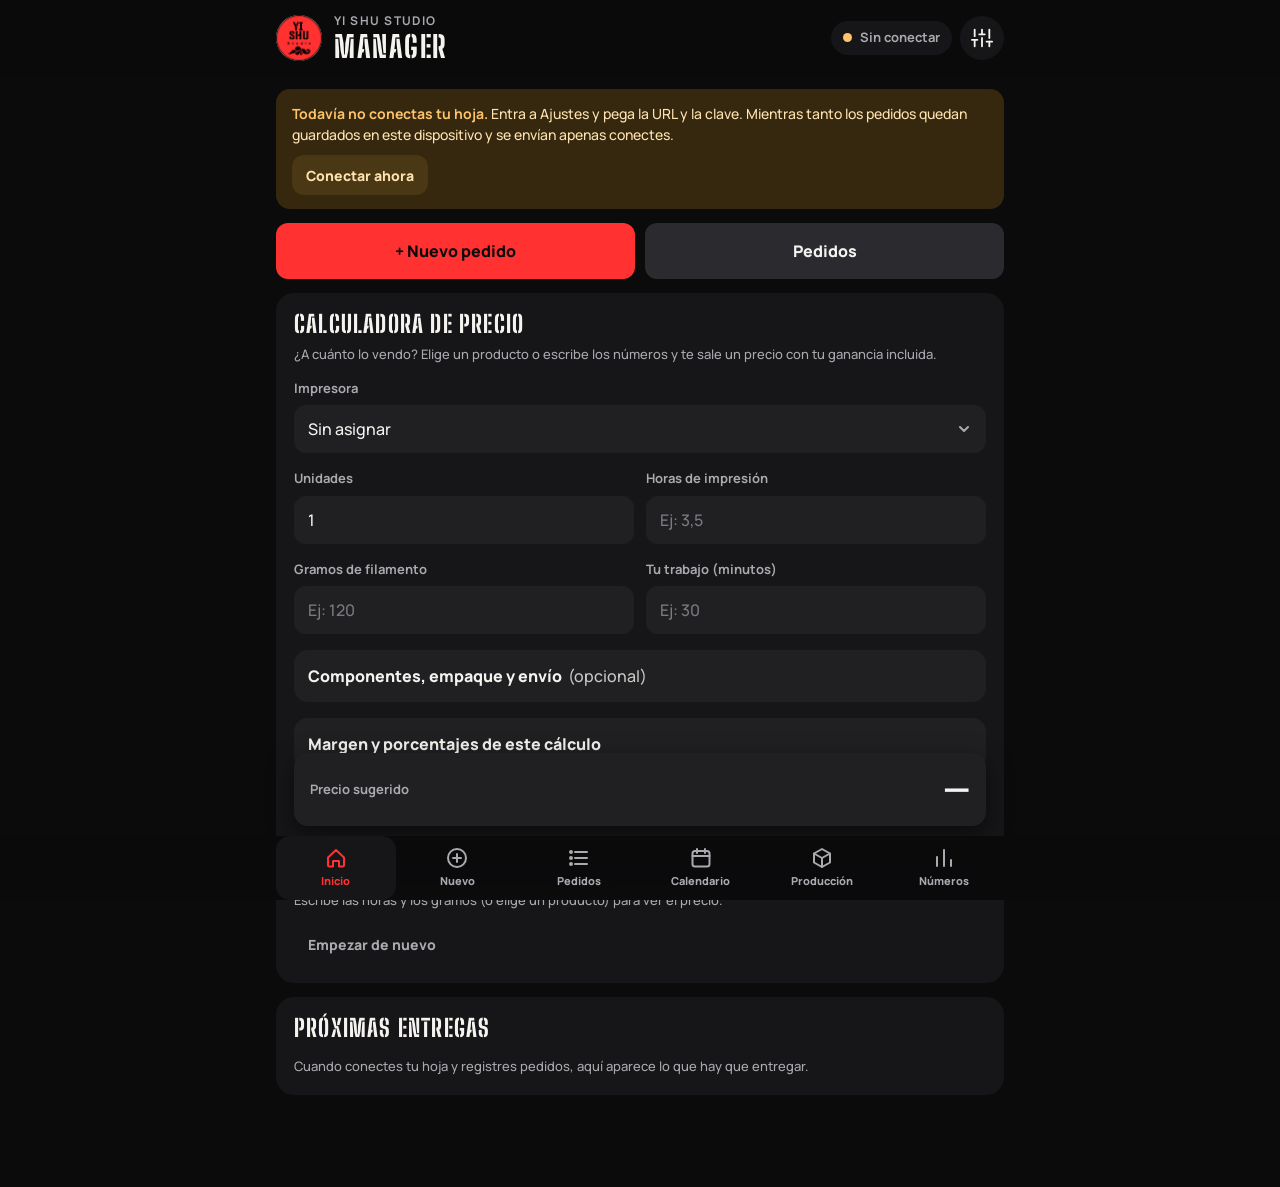
<file: index.html>
<!doctype html>
<html lang="es">
<head>
<meta charset="utf-8">
<meta name="viewport" content="width=device-width, initial-scale=1, viewport-fit=cover">
<meta name="theme-color" content="#0b0b0c">
<meta name="color-scheme" content="dark">
<meta name="robots" content="noindex, nofollow">
<meta name="referrer" content="no-referrer">
<meta name="mobile-web-app-capable" content="yes">
<meta name="apple-mobile-web-app-capable" content="yes">
<meta name="apple-mobile-web-app-title" content="Yi Shu">
<meta name="apple-mobile-web-app-status-bar-style" content="black-translucent">
<title>Yi Shu Manager</title>
<link rel="manifest" href="manifest.webmanifest">
<link rel="icon" type="image/png" href="[data-uri]">
<link rel="apple-touch-icon" href="icons/apple-touch-icon.png">
<link rel="preconnect" href="https://fonts.googleapis.com">
<link rel="preconnect" href="https://fonts.gstatic.com" crossorigin>
<link href="https://fonts.googleapis.com/css2?family=Big+Shoulders+Stencil+Display:wght@700;800;900&family=Manrope:wght@500;600;700;800&display=swap" rel="stylesheet">
<style>
:root{
  --bg:#0b0b0c; --surface:#161618; --surface-2:#202023; --surface-3:#2b2b2f;
  --text:#f5f3ef; --muted:#a9a9af; --red:#ff3131; --red-soft:#3a1517;
  --green:#7be3a9; --green-bg:#16301f; --amber:#ffc36b; --amber-bg:#35280f;
  --blue:#8cbcff; --blue-bg:#14263d; --violet:#cdb2ff; --violet-bg:#2a1d45;
  --radius:18px; --nav:64px; color-scheme:dark;
  --serie-1:#3987e5; --serie-2:#d95926; --grid:#2c2c2a; --axis:#383835; --ink2:#c3c2b7; --ink-muted:#898781;
}
*,*::before,*::after{box-sizing:border-box}
[hidden]{display:none !important}
html{-webkit-text-size-adjust:100%}
body{margin:0;background:var(--bg);color:var(--text);min-height:100dvh;
  font:500 16px/1.5 'Manrope',system-ui,-apple-system,'Segoe UI',Roboto,sans-serif}
h1,h2,h3,.stencil{font-family:'Big Shoulders Stencil Display','Big Shoulders Stencil',Impact,'Arial Narrow',sans-serif;
  font-weight:800;letter-spacing:.05em;text-transform:uppercase;margin:0;line-height:1.1}
p{margin:0}
button{font:inherit;color:inherit}
.sr{position:absolute;width:1px;height:1px;overflow:hidden;clip:rect(0 0 0 0);white-space:nowrap}
.wrap{max-width:760px;margin:0 auto;padding:0 16px}
main.wrap{padding-bottom:calc(var(--nav) + 28px + env(safe-area-inset-bottom))}

/* Encabezado */
.top{position:sticky;top:0;z-index:20;background:rgba(11,11,12,.94);backdrop-filter:blur(10px);
  padding:calc(12px + env(safe-area-inset-top)) 0 12px}
.top .wrap:first-child{display:flex;align-items:center;justify-content:space-between;gap:12px}
.brand{display:flex;align-items:center;gap:12px;min-width:0}
.brand img{width:46px;height:46px;border-radius:50%;flex:none}
.brand-sub{font-size:12px;font-weight:700;color:var(--muted);letter-spacing:.12em;text-transform:uppercase}
.brand h1{font-size:30px}
.top-actions{display:flex;align-items:center;gap:8px}
.status{display:inline-flex;align-items:center;gap:8px;min-height:34px;padding:0 12px;border-radius:999px;
  background:var(--surface);font-size:13px;font-weight:700;color:var(--muted);white-space:nowrap}
.dot{width:9px;height:9px;border-radius:50%;background:var(--amber)}
.status[data-estado=ok] .dot{background:var(--green)}
.status[data-estado=error] .dot{background:var(--red)}
.icon-btn{width:44px;height:44px;border-radius:50%;border:0;background:var(--surface);cursor:pointer;
  display:grid;place-items:center;color:var(--text)}
.icon-btn:hover{background:var(--surface-3)}
.icon-btn svg{width:22px;height:22px}

/* Tarjetas y campos */
.card{background:var(--surface);border-radius:var(--radius);padding:18px;margin-top:14px}
.card > h2{font-size:24px;margin-bottom:16px}
.stack{display:grid;gap:16px}
.field{display:grid;gap:7px}
.field > label,.lbl{font-size:13px;font-weight:700;color:var(--muted)}
.req{color:var(--red)}
.hint{font-size:13px;color:var(--muted)}
.err{font-size:13px;font-weight:700;color:#ff8a8a;min-height:0}
.err:empty{display:none}
.grid2{display:grid;grid-template-columns:1fr 1fr;gap:12px}
@media (max-width:480px){.grid2.collapse{grid-template-columns:1fr}}

input[type=text],input[type=tel],input[type=date],input[type=number],input[type=password],input[type=url],select,textarea{
  width:100%;min-height:48px;padding:12px 14px;border:0;border-radius:12px;background:var(--surface-2);color:var(--text);font:inherit}
textarea{resize:vertical;min-height:84px}
select{appearance:none;-webkit-appearance:none;padding-right:40px;
  background-image:url("data:image/svg+xml,%3Csvg xmlns='http://www.w3.org/2000/svg' width='16' height='16' viewBox='0 0 24 24' fill='none' stroke='%23a9a9af' stroke-width='3' stroke-linecap='round' stroke-linejoin='round'%3E%3Cpolyline points='6 9 12 15 18 9'/%3E%3C/svg%3E");
  background-repeat:no-repeat;background-position:right 14px center}
::placeholder{color:#7a7a81}
input:focus-visible,select:focus-visible,textarea:focus-visible,button:focus-visible,summary:focus-visible{
  outline:2px solid var(--red);outline-offset:2px}
[aria-invalid=true]{background:var(--red-soft) !important}
.fecha-wrap{position:relative}
.fecha-wrap input[type=text]{padding-right:52px;font-variant-numeric:tabular-nums}
.cal-btn{position:absolute;right:5px;top:50%;transform:translateY(-50%);width:44px;height:44px;display:grid;place-items:center;background:transparent;border:0;border-radius:12px;color:var(--muted);cursor:pointer}
.cal-btn:hover{color:var(--text)}
.cal-sel{position:absolute;right:0;bottom:0;width:1px;height:1px;opacity:0;border:0;padding:0;pointer-events:none}
.money{position:relative;display:block}
.money::before{content:'$';position:absolute;left:14px;top:50%;transform:translateY(-50%);color:var(--muted);font-weight:800;pointer-events:none}
.money input{padding-left:30px;font-weight:700;font-variant-numeric:tabular-nums}

.chips{display:flex;flex-wrap:wrap;gap:8px}
.chip{position:relative}
.chip input{position:absolute;opacity:0;inset:0;margin:0;cursor:pointer}
.chip span{display:inline-flex;align-items:center;min-height:42px;padding:0 15px;border-radius:999px;
  background:var(--surface-2);font-weight:700;font-size:15px}
.chip input:checked + span{background:var(--red);color:#0b0b0c}
.chip input:focus-visible + span{outline:2px solid #fff;outline-offset:2px}
.chip.soft button,.chip button{min-height:42px;padding:0 15px;border-radius:999px;border:0;background:var(--surface-2);
  font-weight:700;font-size:14px;cursor:pointer}
.chip button:hover{background:var(--surface-3)}
.quick{display:flex;flex-wrap:wrap;gap:8px}
.quick button{min-height:36px;padding:0 13px;border-radius:999px;border:0;background:var(--surface-2);
  font-weight:700;font-size:13px;color:var(--muted);cursor:pointer}
.quick button:hover{background:var(--surface-3);color:var(--text)}

.item{display:grid;gap:14px}
.item-head{display:none;justify-content:space-between;align-items:center;gap:10px}
.items.multi .item{background:#0f0f10;border-radius:14px;padding:14px}
.items.multi .item-head{display:flex}
.opc{font-weight:500;opacity:.8}
summary .opc{margin-left:.4em}
.item-titulo{font-family:'Big Shoulders Stencil Display',Impact,'Arial Narrow',sans-serif;font-weight:800;font-size:20px;letter-spacing:.05em;text-transform:uppercase}
.btn.add{width:100%;background:var(--surface-2);color:var(--text)}
.stepper{display:grid;grid-template-columns:48px 1fr 48px;gap:8px}
.stepper button{min-height:48px;border:0;border-radius:12px;background:var(--surface-2);font-size:22px;font-weight:800;cursor:pointer}
.stepper button:hover{background:var(--surface-3)}
.stepper input{text-align:center;font-weight:800;font-size:18px}

.saldo{display:flex;justify-content:space-between;align-items:center;gap:12px;padding:14px 16px;border-radius:14px;background:var(--surface-2)}
.saldo .t{font-size:13px;font-weight:700;color:var(--muted)}
.saldo .v{font-family:'Big Shoulders Stencil Display',Impact,sans-serif;font-weight:800;font-size:30px;letter-spacing:.03em}
.saldo[data-estado=debe]{background:var(--amber-bg)}
.saldo[data-estado=debe] .v{color:var(--amber)}
.saldo[data-estado=pagado]{background:var(--green-bg)}
.saldo[data-estado=pagado] .v{color:var(--green)}
.saldo[data-estado=exceso]{background:var(--red-soft)}
.saldo[data-estado=exceso] .v{color:#ff8a8a;font-size:20px}

.btn{min-height:48px;padding:0 20px;border-radius:12px;border:0;background:var(--surface-3);color:var(--text);
  font-weight:800;font-size:15px;cursor:pointer}
.btn:hover{filter:brightness(1.15)}
.btn:disabled{opacity:.55;cursor:progress}
.btn.primary{background:var(--red);color:#0b0b0c}
.btn.ghost{background:transparent;color:var(--muted)}
.btn.small{min-height:40px;padding:0 14px;font-size:14px}
.bar{position:sticky;bottom:calc(var(--nav) + env(safe-area-inset-bottom));display:flex;gap:10px;padding:18px 0 14px;
  background:linear-gradient(to top,var(--bg) 72%,rgba(11,11,12,0))}
.bar .primary{flex:1}

.avisos{display:grid;gap:0}
.aviso{display:flex;flex-wrap:wrap;align-items:center;gap:10px 14px;margin-top:14px;padding:14px 16px;border-radius:14px;background:var(--amber-bg);color:#ffe2b0;font-size:14px}
.aviso strong{color:var(--amber)}
.aviso .btn{background:#4a3814;color:#ffe2b0}

/* Pedidos */
.stats{display:grid;grid-template-columns:repeat(2,1fr);gap:10px;margin-top:14px}
@media (min-width:640px){.stats{grid-template-columns:repeat(4,1fr)}}
.stat{background:var(--surface);border-radius:14px;padding:14px}
.stat .t{font-size:12px;font-weight:700;color:var(--muted)}
.stat .v{display:block;font-family:'Big Shoulders Stencil Display',Impact,sans-serif;font-weight:800;font-size:28px;letter-spacing:.03em;margin-top:2px}
.stat .s{font-size:12px;color:#ff8a8a;font-weight:700}
.stat .s.n{color:var(--muted);font-weight:600}
.tools{display:grid;gap:10px;margin-top:14px}
.tools .row{display:flex;gap:8px}
.tools .mes-row{align-items:center}
.tools .mes-row .lbl{flex:0 0 auto}
.tools .mes-row select{flex:1;min-height:44px}
.tools input[type=search],.tools input.buscar{flex:1}
.filtros{display:flex;gap:8px;overflow-x:auto;padding-bottom:2px;scrollbar-width:none}
.filtros::-webkit-scrollbar{display:none}
.filtros .chip span{white-space:nowrap}
.lista{display:grid;gap:12px;margin-top:14px;padding-bottom:40px}
.vacio{padding:34px 18px;text-align:center;color:var(--muted);background:var(--surface);border-radius:16px}
.pedido{background:var(--surface);border-radius:16px;padding:16px;display:grid;gap:12px}
.pedido-top{display:flex;justify-content:space-between;align-items:flex-start;gap:10px}
.pedido .id{font-size:12px;font-weight:800;color:var(--muted);letter-spacing:.08em}
.pedido h3{font-size:24px;margin-top:2px;word-break:break-word}
.pedido .prod{color:var(--muted);font-size:15px}
.pedido .filas{display:grid;gap:6px;font-size:14px}
.pedido .fila{display:flex;gap:10px}
.pedido .fila b{flex:0 0 74px;color:var(--muted);font-weight:700}
.pedido .fila span{min-width:0;word-break:break-word}
.badges{display:flex;flex-wrap:wrap;gap:6px;justify-content:flex-end}
.badge{display:inline-flex;align-items:center;min-height:26px;padding:0 11px;border-radius:999px;background:var(--surface-3);
  font-size:12px;font-weight:800;white-space:nowrap}
.b-ok{background:var(--green-bg);color:var(--green)}
.b-warn{background:var(--amber-bg);color:var(--amber)}
.b-late{background:var(--red-soft);color:#ff8a8a}
.b-info{background:var(--blue-bg);color:var(--blue)}
.b-violet{background:var(--violet-bg);color:var(--violet)}
.b-mute{background:var(--surface-3);color:#b9b9be}
.acciones{display:flex;flex-wrap:wrap;gap:8px;align-items:center}
.acciones select{width:auto;flex:1 1 150px;min-width:140px;max-width:260px;min-height:40px;font-size:14px;font-weight:700;padding-right:36px}

/* Diálogos */
dialog{border:0;border-radius:22px;background:var(--surface);color:var(--text);padding:22px;
  width:min(540px,calc(100vw - 24px));max-height:90dvh;overflow:auto}
dialog::backdrop{background:rgba(0,0,0,.72)}
dialog h2{font-size:26px;margin-bottom:6px}
dialog .sub{color:var(--muted);font-size:14px;margin-bottom:16px}
dialog .acciones-dlg{display:flex;flex-wrap:wrap;gap:10px;margin-top:18px}
dialog textarea{min-height:190px;font-size:14px;line-height:1.55}
.prueba{font-size:14px;font-weight:700;min-height:20px}
.prueba.ok{color:var(--green)}.prueba.mal{color:#ff8a8a}
details{background:var(--surface-2);border-radius:14px;padding:4px 14px}
summary{min-height:44px;display:flex;align-items:center;font-weight:800;cursor:pointer}
details[open] summary{margin-bottom:6px}
details .stack{padding-bottom:14px}
.pasos{margin:0;padding-left:20px;color:var(--muted);font-size:14px;display:grid;gap:6px}

.toasts{position:fixed;left:0;right:0;bottom:calc(var(--nav) + 88px + env(safe-area-inset-bottom));display:grid;justify-items:center;gap:8px;
  padding:0 16px;pointer-events:none;z-index:60}
.toast{background:var(--text);color:#0b0b0c;padding:11px 16px;border-radius:12px;font-weight:800;font-size:14px;max-width:min(520px,100%);
  box-shadow:0 8px 30px rgba(0,0,0,.5)}
.toast.error{background:#ff5a5a}
@media (prefers-reduced-motion:reduce){*{transition:none !important;animation:none !important}}

/* Menú de abajo */
.nav{position:fixed;left:0;right:0;bottom:0;z-index:30;background:rgba(11,11,12,.96);backdrop-filter:blur(12px);padding-bottom:env(safe-area-inset-bottom)}
.nav .wrap{display:grid;grid-template-columns:repeat(6,minmax(0,1fr));gap:2px}
.nav button{position:relative;height:var(--nav);border:0;background:transparent;color:var(--muted);cursor:pointer;
  display:flex;flex-direction:column;align-items:center;justify-content:center;gap:3px;font-size:11px;font-weight:800;border-radius:14px}
.nav button svg{width:24px;height:24px}
.nav button:hover{color:var(--text)}
.nav button[aria-current=page]{color:var(--red);background:var(--surface)}
.nav button:focus-visible{outline:2px solid var(--red);outline-offset:-3px}
.nav .cnt{position:absolute;top:6px;left:calc(50% + 6px);min-width:18px;height:18px;padding:0 5px;border-radius:999px;background:var(--red);color:#0b0b0c;
  font-size:11px;font-weight:800;display:grid;place-items:center}

/* Etiquetas pequeñas y bloques desplegables */
.mini-t{font-size:18px;margin-top:6px}
.card-det{background:var(--surface);border-radius:var(--radius);padding:4px 18px 14px;margin-top:14px}
.card-det > summary{font-family:'Big Shoulders Stencil Display','Big Shoulders Stencil',Impact,'Arial Narrow',sans-serif;font-weight:800;font-size:22px;letter-spacing:.05em;text-transform:uppercase}
.card-det[open] > summary{margin-bottom:12px}
.field > label{display:grid;gap:7px}
.field > label input,.field > label select{font-size:16px;font-weight:500;color:var(--text)}
.enlace-btn{display:inline-grid;place-items:center;text-decoration:none}
.peligro{color:#ff8a8a}
.acerca{text-align:center;margin:26px 0 8px}
.aviso-mini{padding:12px 14px;border-radius:12px;background:var(--amber-bg);color:#ffe2b0;font-size:13px}

/* Calendario */
.cal-card{padding:14px}
.cal-cab{display:flex;align-items:center;justify-content:space-between;gap:8px;margin-bottom:6px}
.cal-tit{display:flex;align-items:center;gap:10px;flex-wrap:wrap;justify-content:center}
.cal-card h2{font-size:24px}
.cal-sem{display:grid;grid-template-columns:repeat(7,1fr);gap:4px;margin-top:12px;text-align:center;font-size:12px;font-weight:800;color:var(--muted)}
.cal-grid{display:grid;grid-template-columns:repeat(7,1fr);gap:4px;margin-top:6px}
.cal-dia,.cal-vacio{min-height:56px;border-radius:12px}
.cal-dia{border:0;background:var(--surface-2);color:var(--text);cursor:pointer;display:flex;flex-direction:column;align-items:center;justify-content:space-between;padding:7px 2px 6px;font-weight:700}
.cal-dia:hover{background:var(--surface-3)}
.cal-dia .num{font-size:14px;width:26px;height:26px;display:grid;place-items:center;border-radius:50%;font-variant-numeric:tabular-nums}
.cal-dia.hoy .num{background:var(--red);color:#0b0b0c;font-weight:800}
.cal-dia.sel{background:var(--surface-3);box-shadow:inset 0 0 0 2px var(--red)}
.pill{min-width:22px;height:20px;padding:0 6px;border-radius:999px;font-size:12px;font-weight:800;display:inline-grid;place-items:center}
.pill.norm,.pill-k.norm{background:var(--blue-bg);color:var(--blue)}
.pill.hoy,.pill-k.hoy{background:var(--amber-bg);color:var(--amber)}
.pill.tarde,.pill-k.tarde{background:var(--red-soft);color:#ff8a8a}
.pill.hecho,.pill-k.hecho{background:var(--green-bg);color:var(--green)}
.leyenda{display:flex;flex-wrap:wrap;gap:6px 16px;font-size:12px;font-weight:700;color:var(--muted);margin-bottom:8px}
.leyenda span{display:inline-flex;align-items:center;gap:7px}
.cal-ley{margin:14px 0 0}
.pill-k{width:14px;height:14px;border-radius:5px;display:inline-block;box-shadow:inset 0 0 0 2px currentColor}
.sw-v,.sw-g{width:12px;height:12px;border-radius:4px;display:inline-block}
.sw-v{background:var(--serie-1)}.sw-g{background:var(--serie-2)}
.grupo{font-size:20px;margin:22px 0 10px}
#cal-notas{margin-top:14px;display:grid;gap:6px}

/* Producción */
#vista-produccion .filtros{margin-top:14px}
.prod-campos{display:grid;grid-template-columns:1.5fr 1fr 1fr;gap:10px}
@media (max-width:480px){.prod-campos{grid-template-columns:1fr 1fr}.prod-campos .field:first-child{grid-column:1/-1}}
.prod-campos label{display:grid;gap:6px;font-size:13px;font-weight:700;color:var(--muted)}
.prod-campos input,.prod-campos select{font-size:15px;font-weight:600;color:var(--text);min-height:44px}
.guardando{opacity:.55}
.mini{display:flex;justify-content:space-between;align-items:center;gap:10px;background:var(--surface);border-radius:12px;padding:12px 14px;font-size:14px}
.mini > span:first-child{min-width:0;overflow-wrap:anywhere}

/* Números */
.seg{display:flex;gap:6px;background:var(--surface);padding:5px;border-radius:999px;margin-top:14px}
.seg button{flex:1;min-height:44px;border:0;border-radius:999px;background:transparent;color:var(--muted);font-weight:800;font-size:15px;cursor:pointer}
.seg button[aria-selected=true]{background:var(--red);color:#0b0b0c}
.kpis{display:grid;grid-template-columns:repeat(2,1fr);gap:10px;margin-top:14px}
.kpis .hero{grid-column:1/-1}
.kpis .stat:last-child:nth-child(even){grid-column:1/-1}
.kpis .hero .v{font-size:40px}
.kpis .stat .s{display:block;margin-top:2px}
.grafica h2{font-size:22px}
.grafica .sub-g{margin:-8px 0 14px}
.chart{display:block;width:100%;height:auto;max-width:520px;margin:0 auto}
.chart text{font-family:'Manrope',system-ui,sans-serif}
.chart .ax{fill:var(--ink-muted);font-size:11px;font-weight:600}
.chart .lb{fill:var(--ink2);font-size:11px;font-weight:800}
.chart .gr{stroke:var(--grid);stroke-width:1}
.chart .base{stroke:var(--axis);stroke-width:1}
.chart .b-v{fill:var(--serie-1)}.chart .b-g{fill:var(--serie-2)}
.chart .hit{fill:transparent;cursor:pointer;outline:none}
.chart .hit:hover,.chart .hit:focus-visible{fill:rgba(255,255,255,.07)}
.hb{display:grid;gap:14px}
.hb-fila{display:grid;gap:6px;border-radius:8px;outline:none}
.hb-fila:focus-visible{outline:2px solid var(--red);outline-offset:4px}
.hb-t{display:flex;justify-content:space-between;gap:12px;font-size:14px}
.hb-n{font-weight:700;min-width:0;overflow-wrap:anywhere}
.hb-v{color:var(--ink2);font-weight:700;font-variant-numeric:tabular-nums;text-align:right}
.hb-pista{display:block;height:12px}
.hb-barra{display:block;height:12px;min-width:3px;border-radius:0 4px 4px 0;background:var(--serie-1)}
.hb-barra.b-gasto{background:var(--serie-2)}
.hb-barra.otros{background:var(--ink-muted)}
.tabla-wrap{overflow-x:auto}
.tabla{width:100%;border-collapse:collapse;font-size:14px}
.tabla th,.tabla td{padding:10px 12px;text-align:left}
.tabla th{color:var(--muted);font-size:12px;font-weight:800}
.tabla .num{text-align:right;font-variant-numeric:tabular-nums}
.tabla tbody tr:nth-child(odd){background:var(--surface-2)}
.tabla tbody tr td:first-child{border-radius:10px 0 0 10px}.tabla tbody tr td:last-child{border-radius:0 10px 10px 0}
.tip{position:fixed;z-index:90;pointer-events:none;background:var(--surface-3);color:var(--text);border-radius:10px;padding:8px 12px;box-shadow:0 8px 24px rgba(0,0,0,.55);font-size:13px;max-width:260px;display:grid;gap:3px}
.tip-t{font-weight:800;display:flex;justify-content:space-between;gap:14px}
.tip-f{display:flex;align-items:center;gap:8px}
.tip-f span{margin-right:auto}
.tip-k{width:10px;height:10px;border-radius:3px;flex:none}
.k-v{background:var(--serie-1)}.k-g{background:var(--serie-2)}
.gasto{display:flex;justify-content:space-between;align-items:center;gap:12px;background:var(--surface);border-radius:14px;padding:14px 16px}
.gasto .g-c{font-weight:800;overflow-wrap:anywhere}
.g-der{display:flex;align-items:center;gap:10px;flex:none}
.g-m{font-family:'Big Shoulders Stencil Display',Impact,sans-serif;font-weight:800;font-size:22px;letter-spacing:.03em;font-variant-numeric:tabular-nums}

/* Ajustes */
.auto-bloque{background:var(--surface-2);border-radius:14px;padding:14px;display:grid;gap:12px}
.switch{position:relative;display:grid;grid-template-columns:auto 1fr;gap:14px;align-items:start;cursor:pointer}
.switch input{position:absolute;opacity:0;width:50px;height:30px;margin:0;cursor:pointer}
.sw-pista{width:50px;height:30px;border-radius:999px;background:var(--surface-3);position:relative;flex:none;transition:background .15s}
.sw-pista::after{content:'';position:absolute;top:3px;left:3px;width:24px;height:24px;border-radius:50%;background:var(--text);transition:transform .15s}
.switch input:checked + .sw-pista{background:var(--red)}
.switch input:checked + .sw-pista::after{transform:translateX(20px);background:#0b0b0c}
.switch input:focus-visible + .sw-pista{outline:2px solid #fff;outline-offset:2px}
.switch input:disabled + .sw-pista{opacity:.5}
.sw-txt b{display:block;font-size:16px;font-weight:800}
.sw-txt i{display:block;font-style:normal;font-size:13px;color:var(--muted);margin-top:2px}
.imp-fila{display:grid;grid-template-columns:1fr 150px auto;gap:10px;align-items:end;background:var(--surface-2);border-radius:14px;padding:12px}
.imp-fila .field > label{font-size:13px;font-weight:700;color:var(--muted)}
.imp-fila input{background:var(--surface-3)}
@media (max-width:520px){.imp-fila{grid-template-columns:1fr auto}.imp-fila > .field:first-child{grid-column:1/-1}}
.qr{background:#fff;padding:12px;border-radius:16px;width:min(300px,100%);margin:0 auto 10px}
.qr svg{display:block;width:100%;height:auto}
#cel-qr .hint{text-align:center}
#vista-ajustes .card:first-child{margin-top:14px}
.fila-pegar{display:flex;gap:8px}.fila-pegar input{flex:1;min-width:0}

/* Fichas de costo y componentes */
.imp-calc{grid-column:1/-1;background:transparent;padding:0}
.imp-calc > summary{min-height:40px;font-size:14px;color:var(--muted)}
.imp-calc .field > label{font-size:13px;font-weight:700;color:var(--muted)}
.imp-desglose:empty{display:none}
.ficha-fila{display:grid;grid-template-columns:1fr 96px auto;gap:8px;align-items:center}
.ficha-fila select{min-height:44px}
.ff-cant-l{display:flex;align-items:center;gap:6px;font-weight:800;color:var(--muted)}
.ff-cant-l input{min-height:44px;text-align:center;padding:8px}
@media (max-width:420px){.ficha-fila{grid-template-columns:1fr 88px}.ficha-fila .btn{grid-column:1/-1;justify-self:start}}
.ficha-item{display:flex;justify-content:space-between;align-items:center;gap:12px;background:var(--surface-2);border-radius:14px;padding:12px 14px}
.fi-txt{display:grid;gap:2px;min-width:0}
.fi-txt b{overflow-wrap:anywhere}
.fi-txt .hint b{color:var(--text)}
.comp-fila{display:grid;grid-template-columns:1fr 130px 90px auto;gap:10px;align-items:end;background:var(--surface-2);border-radius:14px;padding:12px}
.comp-fila .field > label{font-size:13px;font-weight:700;color:var(--muted)}
.comp-fila input{background:var(--surface-3)}
.comp-fila .cp-costo{grid-column:1/-1}
.comp-fila .cp-costo:empty{display:none}
@media (max-width:520px){.comp-fila{grid-template-columns:1fr 1fr auto}.comp-fila > .field:first-child{grid-column:1/-1}}
.prod-ficha{display:flex;flex-wrap:wrap;gap:8px;align-items:center;margin-top:10px}
.prod-ficha select{width:auto;flex:1 1 180px;min-width:150px;min-height:40px;font-size:14px;font-weight:700;padding-right:36px}
#f-notas{min-height:70px}
.ok-ficha{display:flex;flex-wrap:wrap;gap:10px;align-items:center;justify-content:space-between;background:var(--surface-2);border-radius:14px;padding:12px 14px;margin-top:14px}
.ok-ficha p{font-size:14px;flex:1 1 200px}
.fl-fila{background:#0f0f10;border-radius:14px;padding:12px;display:grid;gap:8px}
.fl-fila.fl-no{opacity:.75}
.fl-num{display:grid;grid-template-columns:1fr 1fr;gap:8px;align-items:end}
.fl-num label{display:grid;gap:4px;font-size:13px;color:var(--muted)}
.fl-hh:empty{display:none}
.fl-pie{display:flex;align-items:center;justify-content:space-between;gap:8px}
.fl-st{font-size:13px;color:var(--amber);flex:1}
.fl-st:empty{display:none}
.fi-acc{display:flex;gap:8px;flex-shrink:0}
@media (max-width:420px){.ficha-item{flex-direction:column;align-items:stretch}.fi-acc{justify-content:flex-start}}
.pr-desglose{display:grid;gap:2px}
.pr-lin{display:flex;justify-content:space-between;gap:12px;padding:6px 0;font-size:14px;color:var(--muted)}
.pr-lin b{color:var(--text);text-align:right;white-space:nowrap;font-weight:700}
.pr-lin.pr-sep{margin-top:8px;color:var(--text);font-weight:700}
.pr-lin.pr-unidad{color:var(--text);font-size:15px;padding-bottom:8px}
#dlg-precio .money input,#dlg-precio input,#dlg-precio select{min-width:0}
#pr-res{position:sticky;bottom:-8px;z-index:2}

/* Inicio */
.ini-acc{display:grid;grid-template-columns:1fr 1fr;gap:10px;margin-top:14px}
.ini-acc .btn{min-height:56px;font-size:16px;display:flex;align-items:center;justify-content:center;gap:8px}
.ini-n{display:inline-grid;place-items:center;min-width:24px;height:24px;padding:0 7px;border-radius:999px;background:var(--red);color:#0b0b0c;font-size:13px}
.ini-sub{margin:-8px 0 14px}
.ini-pie{margin-top:14px}
#ci-faltan{margin-bottom:14px}
#ci-res{position:sticky;bottom:calc(var(--nav) + env(safe-area-inset-bottom) + 10px);z-index:2;box-shadow:0 8px 24px rgba(0,0,0,.5)}
.ent-fila{display:flex;justify-content:space-between;align-items:center;gap:12px;padding:10px 0}
.ent-t{min-width:0}
.ent-t b{display:block;overflow:hidden;text-overflow:ellipsis;white-space:nowrap}
.ent-t span{display:block;color:var(--muted);font-size:13px;overflow:hidden;text-overflow:ellipsis;white-space:nowrap}
.ent-d{display:flex;flex-direction:column;align-items:flex-end;gap:4px;flex:none}
@media (max-width:400px){.nav button{font-size:10px;letter-spacing:-.02em;min-width:0}.nav .wrap{padding:0 4px}}
@media (max-width:340px){.nav button{font-size:9px}}
@media (max-width:420px){.brand h1{font-size:24px;white-space:nowrap}.brand img{width:40px;height:40px}.brand{gap:10px}}
@media (max-width:350px){.status #conexion-txt{position:absolute;width:1px;height:1px;overflow:hidden;clip:rect(0 0 0 0);white-space:nowrap}.status{padding:0 11px}}

</style>
</head>
<body>

<header class="top">
  <div class="wrap">
    <div class="brand">
      <img src="[data-uri]" alt="Logo de Yi Shu Studio" width="46" height="46">
      <div>
        <p class="brand-sub">Yi Shu Studio</p>
        <h1>Manager</h1>
      </div>
    </div>
    <div class="top-actions">
      <span id="conexion" class="status" data-estado="sinconfig" role="status"><i class="dot"></i><span id="conexion-txt">Sin conectar</span></span>
      <button id="btn-config" class="icon-btn" type="button" aria-label="Ajustes" aria-pressed="false">
        <svg viewBox="0 0 24 24" fill="none" stroke="currentColor" stroke-width="2" stroke-linecap="round" stroke-linejoin="round" aria-hidden="true"><line x1="4" y1="21" x2="4" y2="14"/><line x1="4" y1="10" x2="4" y2="3"/><line x1="12" y1="21" x2="12" y2="12"/><line x1="12" y1="8" x2="12" y2="3"/><line x1="20" y1="21" x2="20" y2="16"/><line x1="20" y1="12" x2="20" y2="3"/><line x1="1" y1="14" x2="7" y2="14"/><line x1="9" y1="8" x2="15" y2="8"/><line x1="17" y1="16" x2="23" y2="16"/></svg>
      </button>
    </div>
  </div>
</header>

<main class="wrap">
  <div id="aviso" class="avisos" hidden></div>

  <!-- INICIO -->
  <section id="vista-inicio" aria-label="Inicio">
    <div class="ini-acc">
      <button type="button" class="btn primary" data-ir="nuevo">+ Nuevo pedido</button>
      <button type="button" class="btn" data-ir="pedidos">Pedidos <b class="ini-n" id="ini-activos" hidden>0</b></button>
    </div>

    <div class="card" id="calc-card">
      <h2>Calculadora de precio</h2>
      <p class="hint ini-sub">¿A cuánto lo vendo? Elige un producto o escribe los números y te sale un precio con tu ganancia incluida.</p>
      <div class="aviso" id="ci-faltan" hidden><span><strong>Faltan tus costos.</strong> Sin el costo por gramo y por hora de la impresora, el precio sale más bajo que el real.</span><button class="btn small" id="ci-completar" type="button">Completar costos</button></div>
      <div class="stack" id="ci-cont"></div>
      <div class="acciones ini-pie"><button class="btn small ghost" id="ci-limpiar" type="button">Empezar de nuevo</button></div>
    </div>

    <div class="card" id="ini-entregas-card">
      <h2>Próximas entregas</h2>
      <div id="ini-entregas"></div>
    </div>
  </section>

  <!-- NUEVO PEDIDO -->
  <section id="vista-nuevo" aria-label="Nuevo pedido" hidden>
    <form id="form" novalidate autocomplete="off">

      <div class="card">
        <h2>Cliente</h2>
        <div class="stack">
          <div class="grid2 collapse">
            <div class="field">
              <label for="cliente">Nombre del cliente <span class="req">*</span></label>
              <input id="cliente" name="cliente" type="text" autocomplete="off" autocapitalize="words">
              <p class="err" data-for="cliente"></p>
            </div>
            <div class="field">
              <label for="fecha">Fecha del pedido</label>
              <div class="fecha-wrap">
                <input id="fecha" name="fecha" type="text" inputmode="numeric" maxlength="10" placeholder="dd/mm/aaaa" autocomplete="off" data-fecha>
                <button type="button" class="cal-btn" data-cal="fecha" aria-label="Elegir la fecha en un calendario"><svg viewBox="0 0 24 24" width="20" height="20" fill="none" stroke="currentColor" stroke-width="2" stroke-linecap="round" stroke-linejoin="round" aria-hidden="true"><rect x="3.5" y="5" width="17" height="15.5" rx="2.5"/><path d="M3.5 10h17M8 3v4M16 3v4"/></svg></button>
                <input type="date" class="cal-sel" id="fecha-sel" tabindex="-1" aria-hidden="true">
              </div>
              <p class="err" data-for="fecha"></p>
            </div>
          </div>
          <div class="field">
            <label for="contacto">WhatsApp o teléfono</label>
            <input id="contacto" name="contacto" type="tel" inputmode="tel" autocomplete="off">
          </div>
          <div class="field" role="group" aria-labelledby="lbl-canal">
            <span class="lbl" id="lbl-canal">¿Por dónde nos contactó? <span class="req">*</span></span>
            <div class="chips" id="chips-canal"></div>
            <input id="canal-otro" type="text" placeholder="¿Cuál?" hidden>
            <p class="err" data-for="canal"></p>
          </div>
        </div>
      </div>

      <div class="card">
        <h2>Pedido</h2>
        <div class="stack">
          <div id="items" class="items stack"></div>
          <div class="field">
            <button type="button" class="btn add" id="btn-agregar-item">+ Agregar otro producto</button>
            <p class="err" data-for="items"></p>
          </div>
        </div>
      </div>

      <div class="card">
        <h2>Pago</h2>
        <div class="stack">
          <div class="grid2">
            <div class="field">
              <label for="total">Valor total <span class="req">*</span></label>
              <div class="money"><input id="total" name="total" type="text" inputmode="numeric" autocomplete="off"></div>
              <p class="err" data-for="total"></p>
              <button class="btn small ghost" id="btn-precio-nuevo" type="button">Calcular precio</button>
            </div>
            <div class="field">
              <label for="pago">Lo que ya pagó</label>
              <div class="money"><input id="pago" name="pago" type="text" inputmode="numeric" autocomplete="off"></div>
              <p class="err" data-for="pago"></p>
            </div>
          </div>
          <div class="quick" aria-label="Atajos de pago">
            <button type="button" id="pago-todo">Pagó todo</button>
            <button type="button" id="pago-mitad">Pagó la mitad</button>
            <button type="button" id="pago-nada">Aún no pagó</button>
          </div>
          <div class="saldo" id="saldo" data-estado="vacio" aria-live="polite">
            <span class="t" id="saldo-t">Saldo pendiente</span>
            <span class="v" id="saldo-v">&mdash;</span>
          </div>
          <div class="field" role="group" aria-labelledby="lbl-metodo" id="grupo-metodo">
            <span class="lbl" id="lbl-metodo">¿Cómo pagó?</span>
            <div class="chips" id="chips-metodo"></div>
            <input id="metodo-otro" type="text" placeholder="¿Cuál?" hidden>
          </div>
        </div>
      </div>

      <div class="card">
        <h2>Entrega</h2>
        <div class="stack">
          <div class="field">
            <label for="entregaFecha">Fecha de entrega <span class="req">*</span></label>
            <div class="fecha-wrap">
              <input id="entregaFecha" name="entregaFecha" type="text" inputmode="numeric" maxlength="10" placeholder="dd/mm/aaaa" autocomplete="off" data-fecha>
              <button type="button" class="cal-btn" data-cal="entregaFecha" aria-label="Elegir la fecha en un calendario"><svg viewBox="0 0 24 24" width="20" height="20" fill="none" stroke="currentColor" stroke-width="2" stroke-linecap="round" stroke-linejoin="round" aria-hidden="true"><rect x="3.5" y="5" width="17" height="15.5" rx="2.5"/><path d="M3.5 10h17M8 3v4M16 3v4"/></svg></button>
              <input type="date" class="cal-sel" id="entregaFecha-sel" tabindex="-1" aria-hidden="true">
            </div>
            <div class="quick" aria-label="Atajos de fecha">
              <button type="button" data-dias="3">En 3 días</button>
              <button type="button" data-dias="7">En 1 semana</button>
              <button type="button" data-dias="14">En 2 semanas</button>
              <button type="button" data-dias="21">En 3 semanas</button>
            </div>
            <p class="err" data-for="entregaFecha"></p>
          </div>
          <div class="field" role="group" aria-labelledby="lbl-tipo">
            <span class="lbl" id="lbl-tipo">¿Envío o recogida? <span class="req">*</span></span>
            <div class="chips">
              <label class="chip"><input type="radio" name="entregaTipo" value="Envío"><span>Envío</span></label>
              <label class="chip"><input type="radio" name="entregaTipo" value="Recogida"><span>Lo recogen</span></label>
            </div>
            <p class="err" data-for="entregaTipo"></p>
          </div>
          <div id="bloque-envio" class="stack" hidden>
            <div class="field">
              <label for="transportadora">¿Por dónde se envía? <span class="req">*</span></label>
              <select id="transportadora" name="transportadora"></select>
              <input id="transportadora-otro" type="text" placeholder="¿Cuál?" hidden>
              <p class="err" data-for="transportadora"></p>
            </div>
            <div class="field">
              <label for="direccion">Dirección y ciudad</label>
              <textarea id="direccion" name="direccion" rows="2"></textarea>
              <p class="hint">Si todavía no la tienes, déjala vacía y complétala después editando el pedido.</p>
            </div>
          </div>
          <div id="bloque-recogida" class="field" hidden>
            <label for="puntoRecogida">¿Dónde lo recogen?</label>
            <input id="puntoRecogida" name="puntoRecogida" type="text" placeholder="Ej: feria, punto de encuentro, en casa">
          </div>
        </div>
      </div>

      <details class="card-det" id="bloque-costos-nuevo" hidden>
        <summary>Costos de impresión <span class="opc">(opcional)</span></summary>
        <div id="costos-nuevo-cont"></div>
      </details>

      <div class="card">
        <h2>Extras</h2>
        <div class="stack">
          <div class="field">
            <label for="estado">Estado del pedido</label>
            <select id="estado" name="estado"></select>
          </div>
          <div class="field">
            <label for="notas">Notas</label>
            <textarea id="notas" name="notas" rows="2"></textarea>
          </div>
        </div>
      </div>

      <div class="bar">
        <button type="button" class="btn ghost" id="btn-limpiar">Limpiar</button>
        <button type="submit" class="btn primary" id="btn-guardar">Guardar pedido</button>
      </div>
    </form>
  </section>

  <!-- PEDIDOS -->
  <section id="vista-pedidos" aria-label="Pedidos" hidden>
    <div class="stats" id="stats"></div>
    <div class="tools">
      <div class="row">
        <input id="buscar" class="buscar" type="text" inputmode="search" placeholder="Buscar por nombre, producto o ID" aria-label="Buscar pedidos">
        <button class="icon-btn" id="btn-refrescar" type="button" aria-label="Actualizar lista">
          <svg viewBox="0 0 24 24" fill="none" stroke="currentColor" stroke-width="2" stroke-linecap="round" stroke-linejoin="round" aria-hidden="true"><polyline points="23 4 23 10 17 10"/><polyline points="1 20 1 14 7 14"/><path d="M3.51 9a9 9 0 0 1 14.85-3.36L23 10M1 14l4.64 4.36A9 9 0 0 0 20.49 15"/></svg>
        </button>
      </div>
      <div class="row mes-row">
        <label for="filtro-mes" class="lbl">Mes del pedido</label>
        <select id="filtro-mes" aria-label="Filtrar por mes en que se hizo el pedido"><option value="">Todos los meses</option></select>
      </div>
      <div class="filtros" id="filtros" role="radiogroup" aria-label="Filtrar pedidos"></div>
    </div>
    <div class="lista" id="lista" aria-live="polite"></div>
  </section>

  <!-- CALENDARIO -->
  <section id="vista-calendario" aria-label="Calendario de entregas" hidden>
    <div class="card cal-card">
      <div class="cal-cab">
        <button class="icon-btn" id="cal-ant" type="button" aria-label="Mes anterior"><svg viewBox="0 0 24 24" fill="none" stroke="currentColor" stroke-width="2.4" stroke-linecap="round" stroke-linejoin="round" aria-hidden="true"><polyline points="15 18 9 12 15 6"/></svg></button>
        <div class="cal-tit"><h2 id="cal-titulo">Mes</h2><button class="btn small ghost" id="cal-hoy" type="button">Hoy</button></div>
        <button class="icon-btn" id="cal-sig" type="button" aria-label="Mes siguiente"><svg viewBox="0 0 24 24" fill="none" stroke="currentColor" stroke-width="2.4" stroke-linecap="round" stroke-linejoin="round" aria-hidden="true"><polyline points="9 18 15 12 9 6"/></svg></button>
      </div>
      <p class="hint" id="cal-resumen"></p>
      <div class="cal-sem" aria-hidden="true"><span>L</span><span>M</span><span>X</span><span>J</span><span>V</span><span>S</span><span>D</span></div>
      <div class="cal-grid" id="cal-grid"></div>
      <div class="leyenda cal-ley"><span><i class="pill-k norm"></i>Entrega pendiente</span><span><i class="pill-k hoy"></i>Es hoy</span><span><i class="pill-k tarde"></i>Vencida</span><span><i class="pill-k hecho"></i>Ya entregada</span></div>
    </div>
    <h3 class="grupo" id="cal-dia-titulo"></h3>
    <div class="lista" id="cal-lista"></div>
    <div id="cal-notas"></div>
  </section>

  <!-- PRODUCCIÓN -->
  <section id="vista-produccion" aria-label="Cola de producción" hidden>
    <div class="stats" id="prod-stats"></div>
    <div class="aviso" id="prod-v2" hidden><span><strong>Falta actualizar el script de tu hoja.</strong> Puedes ver la cola, pero para asignar impresora, horas y gramos hay que instalar la versión nueva (Ajustes).</span></div>
    <div class="filtros" id="prod-imp" role="radiogroup" aria-label="Filtrar por impresora"></div>
    <div class="lista" id="prod-lista"></div>
  </section>

  <!-- NÚMEROS -->
  <section id="vista-numeros" aria-label="Números del negocio" hidden>
    <div class="seg" id="num-tabs" role="tablist" aria-label="Qué quieres ver">
      <button type="button" role="tab" data-tab="ventas" aria-selected="true">Ventas</button>
      <button type="button" role="tab" data-tab="gastos" aria-selected="false">Gastos</button>
    </div>
    <div id="num-ventas">
      <div class="tools">
        <div class="row mes-row">
          <label for="panel-periodo" class="lbl">Periodo</label>
          <select id="panel-periodo"></select>
          <button class="btn small" id="panel-tabla" type="button" aria-pressed="false">Ver como tabla</button>
        </div>
      </div>
      <div id="panel-cuerpo"></div>
    </div>
    <div id="num-gastos" hidden>
      <div class="aviso" id="gas-v2" hidden><span><strong>Los gastos necesitan el script nuevo.</strong> Actualízalo desde Ajustes y aquí podrás anotar filamento, empaques, publicidad y más.</span></div>
      <div id="gas-contenido">
        <div class="tools">
          <div class="row mes-row">
            <label for="gas-mes" class="lbl">Mes</label>
            <select id="gas-mes"></select>
            <button class="btn small primary" id="btn-gasto-nuevo" type="button">Nuevo gasto</button>
          </div>
        </div>
        <div id="gas-total" class="kpis"></div>
        <div id="gas-cats"></div>
        <div class="lista" id="gas-lista"></div>
      </div>
    </div>
  </section>

  <!-- AJUSTES -->
  <section id="vista-ajustes" aria-label="Ajustes" hidden>

    <div class="card">
      <h2>Conexión con la hoja</h2>
      <div class="stack">
        <p class="hint" id="aj-version"></p>
        <div class="field">
          <label for="cfg-url">URL de la aplicación web (termina en /exec)</label>
          <input id="cfg-url" type="url" inputmode="url" placeholder="https://script.google.com/macros/s/.../exec" autocomplete="off">
        </div>
        <div class="field">
          <label for="cfg-clave">Clave</label>
          <input id="cfg-clave" type="password" autocomplete="off">
        </div>
        <div class="field">
          <label for="cfg-hoja-url">Enlace de tu hoja de Google (opcional, para el botón "Abrir la hoja")</label>
          <input id="cfg-hoja-url" type="url" inputmode="url" placeholder="https://docs.google.com/spreadsheets/d/..." autocomplete="off">
        </div>
        <div class="acciones">
          <button class="btn small" id="cfg-probar" type="button">Probar conexión</button>
          <button class="btn small primary" id="cfg-guardar" type="button">Guardar conexión</button>
          <a class="btn small ghost enlace-btn" id="cfg-hoja" href="#" target="_blank" rel="noopener" hidden>Abrir la hoja</a>
        </div>
        <p class="prueba" id="cfg-prueba" role="status"></p>
        <div class="field">
          <label for="cfg-pegar">¿Te pasaron un enlace de conexión? Pégalo aquí</label>
          <div class="fila-pegar"><input id="cfg-pegar" type="text" inputmode="url" autocomplete="off" placeholder="https://…#cfg=…"><button class="btn small" id="cfg-pegar-ok" type="button">Conectar</button></div>
        </div>
        <details id="det-script">
          <summary>Cómo instalar o actualizar el script</summary>
          <div class="stack">
            <p class="hint">Si ya tenías el script de antes, sigue "Actualizar". Tus pedidos no se tocan: solo se agregan columnas al final de la hoja.</p>
            <h3 class="mini-t">Primera instalación</h3>
            <ol class="pasos">
              <li>Entra a script.google.com con la cuenta dueña de la hoja y crea un proyecto nuevo.</li>
              <li>Borra lo que haya en el editor y pega todo el código del archivo Code.gs.</li>
              <li>Cambia CAMBIA-ESTA-CLAVE por una frase tuya (mejor de 16 letras o más) y pega el ID de tu hoja en ID_HOJA.</li>
              <li>Arriba elige la función autorizarPermisos, toca Ejecutar y acepta los permisos.</li>
              <li>Implementar &gt; Nueva implementación &gt; Aplicación web. Ejecutar como "Yo", acceso "Cualquier persona".</li>
              <li>Pega aquí la URL que termina en /exec y la misma clave. Toca Probar conexión y luego Guardar.</li>
            </ol>
            <h3 class="mini-t">Actualizar desde la versión anterior</h3>
            <ol class="pasos">
              <li>En el proyecto de Apps Script, pega el Code.gs nuevo encima del anterior y vuelve a escribir tu clave y el ID de la hoja.</li>
              <li>Elige la función autorizarPermisos, toca Ejecutar y acepta los permisos nuevos (calendario, correo y Drive).</li>
              <li>Implementar &gt; Administrar implementaciones &gt; el lápiz &gt; Versión: Nueva versión &gt; Implementar. La URL no cambia.</li>
              <li>En Configuración del proyecto (la rueda dentada) deja la zona horaria en Bogotá.</li>
              <li>Vuelve aquí, toca Probar conexión y debe decir versión 5.</li>
            </ol>
          </div>
        </details>
        <button class="btn small ghost" id="cfg-olvidar" type="button">Desconectar este dispositivo</button>
      </div>
    </div>

    <div class="card">
      <h2>Usar en el celular</h2>
      <div class="stack">
        <p class="hint" id="cel-sin-conexion">Primero conecta tu hoja arriba. Cuando lo hagas, aquí aparece el enlace y el código QR para dejar el celular conectado sin escribir nada.</p>
        <div id="cel-con-conexion" class="stack">
          <p>Abre este enlace en el celular y queda conectado, sin escribir la URL ni la clave.</p>
          <div class="acciones">
            <button class="btn small" id="cel-copiar" type="button">Copiar enlace</button>
            <button class="btn small" id="cel-compartir" type="button">Compartir</button>
            <button class="btn small" id="cel-qr-btn" type="button">Mostrar código QR</button>
          </div>
          <div id="cel-qr" hidden></div>
          <p class="hint"><strong>Cuidado:</strong> el enlace y el código incluyen la clave de tu hoja. Quien los tenga puede ver y cambiar tus pedidos. Compártelos solo con quien confías, por ejemplo tu socia.</p>
        </div>
        <div class="field">
          <p class="hint" id="cel-instalar-txt"></p>
          <button class="btn small primary" id="btn-instalar" type="button" hidden>Instalar la app</button>
        </div>
      </div>
    </div>

    <div class="card">
      <h2>Costos de impresión</h2>
      <div class="aviso" id="aj-costos-v2" hidden><span><strong>Esto necesita el script nuevo.</strong> Mira "Cómo instalar o actualizar el script" arriba.</span></div>
      <div class="stack" id="aj-costos-ok">
        <p class="hint">Con esto la app calcula cuánto te cuesta cada pedido y cuánto ganas. Los valores los pones tú: yo no sé cuánto gasta tu filamento ni tus impresoras.</p>
        <div class="grid2">
          <div class="field">
            <label for="cos-gramo">Costo por gramo de filamento</label>
            <div class="money"><input id="cos-gramo" type="text" inputmode="decimal" autocomplete="off"></div>
            <p class="hint">Precio del rollo dividido entre los gramos que trae.</p>
          </div>
          <div class="field">
            <label for="cos-empaque">Empaque por unidad</label>
            <div class="money"><input id="cos-empaque" type="text" inputmode="numeric" autocomplete="off"></div>
            <p class="hint">Bolsa, marquilla y lo que lleve cada producto: divide lo que pagaste entre las unidades que trae. En cada pedido nuevo se escribe solo, multiplicado por las unidades, y lo puedes cambiar.
          </div>
        </div>
        <div class="field">
          <label for="cos-luz">Precio de la luz por kWh</label>
          <div class="money"><input id="cos-luz" type="text" inputmode="decimal" autocomplete="off" placeholder="Ej: 875,05"></div>
          <p class="hint">Está en tu recibo ("Valor kWh aplicado"). Se usa en la calculadora del costo por hora de cada impresora.</p>
        </div>
        <div class="field">
          <span class="lbl">Impresoras y su costo por hora</span>
          <p class="hint">El costo por hora puede incluir la luz y el desgaste. Los nombres que pongas aquí salen para elegir en cada pedido.</p>
          <div id="cos-imp" class="stack"></div>
          <button class="btn small" id="cos-agregar-imp" type="button">+ Agregar impresora</button>
        </div>
        <div class="acciones">
          <button class="btn primary" id="cos-guardar" type="button">Guardar costos</button>
          <button class="btn small ghost" id="cos-recalcular" type="button">Recalcular pedidos anteriores</button>
        </div>
        <p class="hint">Cada pedido guarda su costo con los precios del momento. Si cambias los precios, el botón de recalcular actualiza los pedidos que ya tienen horas o gramos anotados.</p>
      </div>
    </div>

    <div class="card">
      <h2>Componentes</h2>
      <div class="aviso" id="aj-comp-v3" hidden><span><strong>Esto necesita el script nuevo (versión 4).</strong> Mira "Cómo instalar o actualizar el script" arriba.</span></div>
      <div class="stack" id="aj-comp-ok">
        <p class="hint">Luces LED, conectores, switches y todo lo que se le agrega a una pieza. Anota lo que pagaste por el paquete y cuántas unidades trae: la app calcula lo que cuesta una. Luego los eliges en la ficha de cada producto.</p>
        <div id="comp-lista" class="stack"></div>
        <button class="btn small" id="comp-agregar" type="button">+ Agregar componente</button>
        <div class="acciones"><button class="btn primary" id="comp-guardar" type="button">Guardar componentes</button></div>
        <p class="hint">El cautín, otra placa o plato de impresión y las herramientas no van aquí: son gastos del negocio. Anótalos en Números > Gastos (por ejemplo en "Equipos y herramientas" o "Repuestos y mantenimiento"). Para las compras de componentes, agrega la categoría "Componentes electrónicos" en Mis listas.</p>
      </div>
    </div>

    <div class="card">
      <h2>Fichas de costo</h2>
      <div class="aviso" id="aj-fichas-v3" hidden><span><strong>Esto necesita el script nuevo (versión 4).</strong> Mira "Cómo instalar o actualizar el script" arriba.</span></div>
      <div class="stack" id="aj-fichas-ok">
        <p class="hint">Una ficha guarda lo que lleva UNA unidad de un producto: horas, gramos, impresora y componentes. En cada pedido eliges la ficha y los costos se llenan solos. Los precios (filamento, impresora, componentes) se toman de Ajustes, así que si cambian, el costo de la ficha se actualiza solo. Los pedidos ya guardados conservan el costo que tenían.</p>
        <div class="acciones">
          <button class="btn small primary" id="ficha-nueva" type="button">+ Nueva ficha</button>
          <input id="fichas-buscar" type="text" placeholder="Buscar producto" autocomplete="off" aria-label="Buscar una ficha o un producto del catálogo" style="flex:1 1 160px;width:auto">
        </div>
        <div id="fichas-lista" class="stack"></div>
        <details id="fichas-pegar-det">
          <summary>Pegar varias fichas de una vez</summary>
          <div class="stack">
            <p class="hint">Pega tu lista con una línea por producto. En cada línea escribe el nombre, los gramos y las horas de UNA unidad, en el orden que quieras. Por ejemplo: "Batman 250,55 g 8,5 h" o "Aretes 1,96 g 24 min". Antes de guardar vas a ver cómo se leyó cada línea.</p>
            <textarea id="fl-texto" rows="8" autocomplete="off" aria-label="Lista de productos con gramos y horas" placeholder="Máscara carnaval 3h 35.76g&#10;Aretes bicicleta 1.96g 24min"></textarea>
            <div class="acciones"><button class="btn small primary" id="fl-revisar" type="button">Revisar lista</button></div>
            <div id="fl-prev" class="stack" hidden>
              <p class="hint" id="fl-resumen" role="status"></p>
              <div class="field">
                <label for="fl-imp-todas">Impresora para todas (después puedes cambiar cada una)</label>
                <select id="fl-imp-todas"></select>
              </div>
              <div id="fl-filas" class="stack"></div>
              <button class="btn primary" id="fl-guardar" type="button">Guardar fichas</button>
            </div>
          </div>
        </details>
        <details id="fichas-hist-det"><summary>Sugerencias de tus pedidos anteriores <span id="fichas-hist-n" class="opc"></span></summary><div class="stack" id="fichas-hist"></div></details>
        <details id="fichas-sin-det"><summary>Productos del catálogo sin ficha <span id="fichas-sin-n" class="opc"></span></summary><div class="stack" id="fichas-sin"></div></details>
      </div>
    </div>

    <div class="card">
      <h2>Precios y margen</h2>
      <div class="stack">
        <p class="hint">La calculadora toma el costo real (filamento, impresora, impresiones que salen mal, componentes, tu trabajo, empaque y envío) y lo divide entre 1 menos el margen y la comisión. Así el margen es de verdad lo que te queda de cada venta. Los números de abajo son una sugerencia mía para empezar: tú decides los tuyos.</p>
        <div class="aviso" id="pa-v4" hidden><span><strong>Con tu script actual estos valores se guardan solo en este dispositivo.</strong> Para compartirlos con tu socia, actualiza el script a la versión 5.</span></div>
        <div id="pa-cont" class="stack"></div>
        <p class="hint" id="pa-estado" role="status"></p>
        <div class="acciones">
          <button class="btn primary" id="pa-guardar" type="button">Guardar</button>
          <button class="btn small" id="pa-abrir" type="button">Ir a la calculadora</button>
        </div>
      </div>
    </div>

    <div class="card">
      <h2>Automatizaciones</h2>
      <div class="aviso" id="aj-auto-v2" hidden><span><strong>Esto necesita el script nuevo.</strong> Mira "Cómo instalar o actualizar el script" arriba.</span></div>
      <div class="stack" id="aj-auto-ok">
        <div id="auto-avisos"></div>

        <div class="auto-bloque">
          <label class="switch"><input type="checkbox" id="auto-calendario" role="switch"><span class="sw-pista"></span><span class="sw-txt"><b>Entregas en Google Calendar</b><i>Cada entrega queda como evento de todo el día en un calendario llamado "Entregas Yi Shu", con aviso a las 9:00 a. m. del día anterior.</i></span></label>
          <button class="btn small" id="auto-sync-cal" type="button" hidden>Sincronizar ahora</button>
          <p class="hint">Para verlo en el celular, abre Google Calendar con esta misma cuenta. Para que tu socia lo vea, compártele el calendario "Entregas Yi Shu" desde Google Calendar. Los avisos de ella dependen de cómo tenga configuradas sus notificaciones.</p>
        </div>

        <div class="auto-bloque">
          <label class="switch"><input type="checkbox" id="auto-resumen" role="switch"><span class="sw-pista"></span><span class="sw-txt"><b>Resumen diario por correo</b><i>Cada mañana te llega qué hay que entregar, qué está atrasado y qué falta por cobrar. Si no hay nada, no manda correo.</i></span></label>
          <div class="grid2 collapse">
            <div class="field"><label for="auto-hora">Hora aproximada</label><select id="auto-hora"></select></div>
            <div class="field"><label for="auto-email">Correo (varios separados por coma)</label><input id="auto-email" type="text" inputmode="email" autocomplete="off"></div>
          </div>
          <div class="acciones">
            <button class="btn small" id="auto-guardar-resumen" type="button">Guardar hora y correo</button>
            <button class="btn small ghost" id="auto-probar-resumen" type="button">Enviarme uno de prueba</button>
          </div>
          <p class="hint">Google lo envía dentro de la hora que elijas, no a un minuto exacto. <span id="auto-resumen-ultimo"></span></p>
        </div>

        <div class="auto-bloque">
          <label class="switch"><input type="checkbox" id="auto-respaldo" role="switch"><span class="sw-pista"></span><span class="sw-txt"><b>Copia de seguridad semanal</b><i>Los lunes de madrugada se guarda una copia de toda tu hoja en tu Drive.</i></span></label>
          <button class="btn small" id="auto-respaldar" type="button">Hacer una copia ahora</button>
          <p class="hint" id="auto-respaldo-ultimo"></p>
        </div>
      </div>
    </div>

    <div class="card">
      <h2>Mis listas</h2>
      <details>
        <summary>Editar categorías, canales, métodos de pago y envíos</summary>
        <div class="stack">
          <p class="hint">Una opción por línea. "Otro" siempre se agrega solo. Si la hoja tiene el script nuevo, estas listas se comparten entre todos los dispositivos.</p>
          <div class="field"><label for="lista-productos">Categorías de producto</label><textarea id="lista-productos" rows="6"></textarea></div>
          <div class="field"><label for="lista-canales">Canales de contacto</label><textarea id="lista-canales" rows="5"></textarea></div>
          <div class="field"><label for="lista-metodos">Métodos de pago</label><textarea id="lista-metodos" rows="4"></textarea></div>
          <div class="field"><label for="lista-transportadoras">Transportadoras o medios de envío</label><textarea id="lista-transportadoras" rows="5"></textarea></div>
          <div class="field"><label for="lista-gastos">Categorías de gastos</label><textarea id="lista-gastos" rows="6"></textarea></div>
          <div class="acciones">
            <button class="btn primary" id="lista-guardar" type="button">Guardar listas</button>
            <button class="btn small ghost" id="lista-restaurar" type="button">Volver a las originales</button>
          </div>
        </div>
      </details>
    </div>

    <p class="hint acerca" id="ver-app"></p>
  </section>
</main>

<nav class="nav" id="nav" aria-label="Secciones">
  <div class="wrap">
    <button type="button" data-vista="inicio" aria-current="page"><svg viewBox="0 0 24 24" fill="none" stroke="currentColor" stroke-width="2" stroke-linecap="round" stroke-linejoin="round" aria-hidden="true"><path d="M4 11.5 12 4l8 7.5V19a1.5 1.5 0 0 1-1.5 1.5H15v-5.5H9v5.5H5.5A1.5 1.5 0 0 1 4 19z"/></svg><span>Inicio</span></button>
    <button type="button" data-vista="nuevo" aria-current="false"><svg viewBox="0 0 24 24" fill="none" stroke="currentColor" stroke-width="2" stroke-linecap="round" stroke-linejoin="round" aria-hidden="true"><circle cx="12" cy="12" r="9"/><path d="M12 8v8M8 12h8"/></svg><span>Nuevo</span></button>
    <button type="button" data-vista="pedidos"><svg viewBox="0 0 24 24" fill="none" stroke="currentColor" stroke-width="2" stroke-linecap="round" stroke-linejoin="round" aria-hidden="true"><path d="M8 6h12M8 12h12M8 18h12"/><circle cx="4" cy="6" r="1"/><circle cx="4" cy="12" r="1"/><circle cx="4" cy="18" r="1"/></svg><span>Pedidos</span><b class="cnt" id="cuenta-activos" hidden>0</b></button>
    <button type="button" data-vista="calendario"><svg viewBox="0 0 24 24" fill="none" stroke="currentColor" stroke-width="2" stroke-linecap="round" stroke-linejoin="round" aria-hidden="true"><rect x="3.5" y="5" width="17" height="15.5" rx="2.5"/><path d="M3.5 10h17M8 3v4M16 3v4"/></svg><span>Calendario</span></button>
    <button type="button" data-vista="produccion"><svg viewBox="0 0 24 24" fill="none" stroke="currentColor" stroke-width="2" stroke-linecap="round" stroke-linejoin="round" aria-hidden="true"><path d="M12 3 4 7.5v9L12 21l8-4.5v-9z"/><path d="M4 7.5 12 12l8-4.5M12 12v9"/></svg><span>Producción</span><b class="cnt" id="cuenta-prod" hidden>0</b></button>
    <button type="button" data-vista="numeros"><svg viewBox="0 0 24 24" fill="none" stroke="currentColor" stroke-width="2" stroke-linecap="round" stroke-linejoin="round" aria-hidden="true"><path d="M5 20V11M12 20V4M19 20v-6"/></svg><span>Números</span></button>
  </div>
</nav>

<div class="toasts" id="toasts" aria-live="polite"></div>
<div class="tip" id="tip" role="tooltip" hidden></div>
<datalist id="dl-canales"></datalist>
<datalist id="dl-transportadoras"></datalist>
<datalist id="dl-metodos"></datalist>
<datalist id="dl-catalogo"></datalist>
<datalist id="dl-cat-prod"></datalist>

<!-- Diálogo: pedido guardado -->
<dialog id="dlg-ok" aria-labelledby="ok-titulo">
  <h2 id="ok-titulo">Pedido guardado</h2>
  <p class="sub" id="ok-sub"></p>
  <div class="field">
    <label for="ok-mensaje">Mensaje para el cliente (lo puedes editar antes de copiarlo)</label>
    <textarea id="ok-mensaje"></textarea>
  </div>
  <div class="ok-ficha" id="ok-ficha" hidden>
    <p id="ok-ficha-txt"></p>
    <button class="btn small" id="ok-ficha-btn" type="button">Guardar ficha</button>
  </div>
  <div class="acciones-dlg">
    <button class="btn primary" id="ok-copiar" type="button">Copiar mensaje</button>
    <button class="btn" id="ok-nuevo" type="button">Nuevo pedido</button>
    <button class="btn ghost" id="ok-ver" type="button">Ver pedidos</button>
  </div>
</dialog>

<!-- Diálogo: registrar pago -->
<dialog id="dlg-pago" aria-labelledby="pago-titulo">
  <h2 id="pago-titulo">Registrar pago</h2>
  <p class="sub" id="pago-sub"></p>
  <form id="form-pago" novalidate class="stack">
    <div class="field">
      <label for="pago-monto">Monto que pagó ahora</label>
      <div class="money"><input id="pago-monto" type="text" inputmode="numeric" autocomplete="off"></div>
      <p class="err" id="pago-err"></p>
    </div>
    <div class="field" role="group" aria-labelledby="lbl-pago-metodo">
      <span class="lbl" id="lbl-pago-metodo">¿Cómo pagó?</span>
      <div class="chips" id="chips-pago-metodo"></div>
      <input id="pago-metodo-otro" type="text" placeholder="¿Cuál?" hidden>
    </div>
    <div class="acciones-dlg">
      <button class="btn primary" id="pago-ok" type="submit">Registrar</button>
      <button class="btn ghost" id="pago-cancelar" type="button">Cancelar</button>
    </div>
  </form>
</dialog>

<!-- Diálogo: editar pedido -->
<dialog id="dlg-editar" aria-labelledby="ed-titulo">
  <h2 id="ed-titulo">Editar pedido</h2>
  <p class="sub" id="ed-sub"></p>
  <form id="form-editar" novalidate class="stack">
    <p class="hint" id="ed-v2-nota" hidden>Tu hoja usa la versión anterior del script: por ahora solo puedes cambiar fechas, estado y entrega. Para editar todo lo demás, actualiza el script (Ajustes).</p>
    <div class="grid2 collapse">
      <div class="field"><label for="ed-cliente">Cliente</label><input id="ed-cliente" type="text" autocomplete="off" autocapitalize="words"></div>
      <div class="field"><label for="ed-contacto">WhatsApp o teléfono</label><input id="ed-contacto" type="tel" inputmode="tel" autocomplete="off"></div>
    </div>
    <div class="grid2 collapse">
      <div class="field"><label for="ed-canal">Canal</label><input id="ed-canal" type="text" list="dl-canales" autocomplete="off"></div>
      <div class="field">
        <label for="ed-fecha">Fecha del pedido</label>
        <div class="fecha-wrap">
          <input id="ed-fecha" type="text" inputmode="numeric" maxlength="10" placeholder="dd/mm/aaaa" autocomplete="off">
          <button type="button" class="cal-btn" data-cal="ed-fecha" aria-label="Elegir la fecha en un calendario"><svg viewBox="0 0 24 24" width="20" height="20" fill="none" stroke="currentColor" stroke-width="2" stroke-linecap="round" stroke-linejoin="round" aria-hidden="true"><rect x="3.5" y="5" width="17" height="15.5" rx="2.5"/><path d="M3.5 10h17M8 3v4M16 3v4"/></svg></button>
          <input type="date" class="cal-sel" id="ed-fecha-sel" tabindex="-1" aria-hidden="true">
        </div>
      </div>
    </div>
    <div class="field"><label for="ed-producto">Producto (si hay varios, sepáralos con " + ")</label><input id="ed-producto" type="text" autocomplete="off" maxlength="160"></div>
    <div class="grid2">
      <div class="field"><label for="ed-cantidad">Cantidad</label><input id="ed-cantidad" type="number" min="1" max="999" inputmode="numeric"></div>
      <div class="field"><label for="ed-total">Valor total</label><div class="money"><input id="ed-total" type="text" inputmode="numeric" autocomplete="off"></div><button class="btn small ghost" id="btn-precio-editar" type="button">Calcular precio</button></div>
    </div>
    <p class="hint" id="ed-pago-nota"></p>
    <div class="field"><label for="ed-detalles">Detalles (color, tamaño, personalización)</label><textarea id="ed-detalles" rows="2" maxlength="600"></textarea></div>
    <div class="grid2 collapse">
      <div class="field"><label for="ed-estado">Estado</label><select id="ed-estado"></select></div>
      <div class="field">
        <label for="ed-entregaFecha">Fecha de entrega</label>
        <div class="fecha-wrap">
          <input id="ed-entregaFecha" type="text" inputmode="numeric" maxlength="10" placeholder="dd/mm/aaaa" autocomplete="off">
          <button type="button" class="cal-btn" data-cal="ed-entregaFecha" aria-label="Elegir la fecha en un calendario"><svg viewBox="0 0 24 24" width="20" height="20" fill="none" stroke="currentColor" stroke-width="2" stroke-linecap="round" stroke-linejoin="round" aria-hidden="true"><rect x="3.5" y="5" width="17" height="15.5" rx="2.5"/><path d="M3.5 10h17M8 3v4M16 3v4"/></svg></button>
          <input type="date" class="cal-sel" id="ed-entregaFecha-sel" tabindex="-1" aria-hidden="true">
        </div>
      </div>
    </div>
    <div class="field" role="group" aria-labelledby="lbl-ed-tipo">
      <span class="lbl" id="lbl-ed-tipo">¿Envío o recogida?</span>
      <div class="chips">
        <label class="chip"><input type="radio" name="ed-tipo" value="Envío"><span>Envío</span></label>
        <label class="chip"><input type="radio" name="ed-tipo" value="Recogida"><span>Lo recogen</span></label>
      </div>
    </div>
    <div class="field"><label for="ed-via">Transportadora o punto de recogida</label><input id="ed-via" type="text" list="dl-transportadoras" autocomplete="off"></div>
    <div class="field"><label for="ed-direccion">Dirección y ciudad</label><textarea id="ed-direccion" rows="2"></textarea></div>
    <div class="field"><label for="ed-notas">Notas</label><textarea id="ed-notas" rows="2"></textarea></div>
    <details id="bloque-costos-editar">
      <summary>Costos de impresión</summary>
      <div id="costos-editar-cont"></div>
    </details>
    <p class="err" id="ed-err"></p>
    <div class="acciones-dlg">
      <button class="btn primary" id="ed-ok" type="submit">Guardar cambios</button>
      <button class="btn ghost" id="ed-cancelar" type="button">Cancelar</button>
    </div>
  </form>
</dialog>

<!-- Diálogo: gasto -->
<dialog id="dlg-gasto" aria-labelledby="gasto-titulo">
  <h2 id="gasto-titulo">Nuevo gasto</h2>
  <form id="form-gasto" novalidate class="stack">
    <div class="field"><label for="g-concepto">¿En qué fue? <span class="req">*</span></label><input id="g-concepto" type="text" maxlength="120" autocomplete="off" placeholder="Ej: Rollo PLA negro"></div>
    <div class="grid2">
      <div class="field"><label for="g-monto">Monto <span class="req">*</span></label><div class="money"><input id="g-monto" type="text" inputmode="numeric" autocomplete="off"></div></div>
      <div class="field">
        <label for="g-fecha">Fecha</label>
        <div class="fecha-wrap">
          <input id="g-fecha" type="text" inputmode="numeric" maxlength="10" placeholder="dd/mm/aaaa" autocomplete="off">
          <button type="button" class="cal-btn" data-cal="g-fecha" aria-label="Elegir la fecha en un calendario"><svg viewBox="0 0 24 24" width="20" height="20" fill="none" stroke="currentColor" stroke-width="2" stroke-linecap="round" stroke-linejoin="round" aria-hidden="true"><rect x="3.5" y="5" width="17" height="15.5" rx="2.5"/><path d="M3.5 10h17M8 3v4M16 3v4"/></svg></button>
          <input type="date" class="cal-sel" id="g-fecha-sel" tabindex="-1" aria-hidden="true">
        </div>
      </div>
    </div>
    <div class="grid2 collapse">
      <div class="field"><label for="g-categoria">Categoría</label><select id="g-categoria"></select></div>
      <div class="field"><label for="g-metodo">Cómo se pagó</label><input id="g-metodo" type="text" list="dl-metodos" autocomplete="off" maxlength="40"></div>
    </div>
    <div class="field"><label for="g-notas">Notas</label><textarea id="g-notas" rows="2"></textarea></div>
    <p class="err" id="g-err"></p>
    <div class="acciones-dlg">
      <button class="btn primary" id="g-ok" type="submit">Guardar</button>
      <button class="btn ghost" id="g-cancelar" type="button">Cancelar</button>
      <button class="btn ghost peligro" id="g-eliminar" type="button" hidden>Borrar gasto</button>
    </div>
  </form>
</dialog>

<!-- Diálogo: ficha de costo -->
<dialog id="dlg-ficha" aria-labelledby="ficha-titulo">
  <h2 id="ficha-titulo">Nueva ficha</h2>
  <p class="sub" id="ficha-sub"></p>
  <form id="form-ficha" novalidate class="stack">
    <div class="field">
      <label for="f-nombre">Producto <span class="req">*</span></label>
      <input id="f-nombre" type="text" list="dl-catalogo" maxlength="80" autocomplete="off" placeholder="Escribe o elige uno del catálogo">
      <p class="hint" id="f-catalogo-info"></p>
    </div>
    <div class="grid2 collapse">
      <div class="field"><label for="f-categoria">Categoría</label><input id="f-categoria" type="text" list="dl-cat-prod" maxlength="60" autocomplete="off"></div>
      <div class="field"><label for="f-impresora">Impresora</label><select id="f-impresora"></select></div>
    </div>
    <div class="grid2">
      <div class="field"><label for="f-horas">Horas por unidad</label><input id="f-horas" type="text" inputmode="decimal" placeholder="Ej: 3,5" autocomplete="off"></div>
      <div class="field"><label for="f-gramos">Gramos por unidad</label><input id="f-gramos" type="text" inputmode="decimal" placeholder="Ej: 120" autocomplete="off"></div>
    </div>
    <div class="field">
      <label for="f-minutos">Minutos de tu trabajo por unidad</label>
      <input id="f-minutos" type="text" inputmode="decimal" placeholder="Ej: 30" autocomplete="off">
      <p class="hint">Lijar, pintar, armar, empacar. Se usa solo en la calculadora de precio.</p>
      <p class="hint" id="f-minutos-v4" hidden>Para guardar este dato en cada ficha hay que actualizar el script (versión 5).</p>
    </div>
    <div class="field">
      <span class="lbl">Componentes que lleva cada unidad</span>
      <div id="f-comps" class="stack"></div>
      <div class="acciones"><button type="button" class="btn small" id="f-comp-add">+ Agregar componente</button></div>
      <p class="hint" id="f-comp-hint"></p>
    </div>
    <div class="field"><label for="f-notas">Notas</label><textarea id="f-notas" rows="2" maxlength="300"></textarea></div>
    <div class="saldo" id="f-resumen" data-estado="vacio" aria-live="polite"><span class="t">Costo de una unidad</span><span class="v">&mdash;</span></div>
    <p class="hint" id="f-resumen-det"></p>
    <p class="err" id="f-err"></p>
    <div class="acciones-dlg">
      <button class="btn primary" id="f-ok" type="submit">Guardar ficha</button>
      <button class="btn ghost" id="f-cancelar" type="button">Cancelar</button>
      <button class="btn ghost peligro" id="f-eliminar" type="button" hidden>Borrar ficha</button>
    </div>
  </form>
</dialog>

<dialog id="dlg-precio" aria-labelledby="precio-titulo">
  <h2 id="precio-titulo">Calculadora de precio</h2>
  <p class="sub">Un estimado con tus costos de hoy. Es una guía: el precio final lo decides tú.</p>
  <div class="stack">
    <div id="pr-cont" class="stack"></div>
    <div class="acciones-dlg">
      <button class="btn primary" id="pr-usar" type="button" hidden>Usar como valor total</button>
      <button class="btn ghost" id="pr-cerrar" type="button">Cerrar</button>
    </div>
  </div>
</dialog>

<noscript><div class="wrap"><p class="aviso">Esta app necesita JavaScript activado para funcionar.</p></div></noscript>

<script>
var qrcode=function(){var t=function(t,r){var e=t,n=g[r],o=null,i=0,a=null,u=[],f={},c=function(t,r){o=function(t){for(var r=new Array(t),e=0;e<t;e+=1){r[e]=new Array(t);for(var n=0;n<t;n+=1)r[e][n]=null}return r}(i=4*e+17),l(0,0),l(i-7,0),l(0,i-7),s(),h(),d(t,r),e>=7&&v(t),null==a&&(a=p(e,n,u)),w(a,r)},l=function(t,r){for(var e=-1;e<=7;e+=1)if(!(t+e<=-1||i<=t+e))for(var n=-1;n<=7;n+=1)r+n<=-1||i<=r+n||(o[t+e][r+n]=0<=e&&e<=6&&(0==n||6==n)||0<=n&&n<=6&&(0==e||6==e)||2<=e&&e<=4&&2<=n&&n<=4)},h=function(){for(var t=8;t<i-8;t+=1)null==o[t][6]&&(o[t][6]=t%2==0);for(var r=8;r<i-8;r+=1)null==o[6][r]&&(o[6][r]=r%2==0)},s=function(){for(var t=B.getPatternPosition(e),r=0;r<t.length;r+=1)for(var n=0;n<t.length;n+=1){var i=t[r],a=t[n];if(null==o[i][a])for(var u=-2;u<=2;u+=1)for(var f=-2;f<=2;f+=1)o[i+u][a+f]=-2==u||2==u||-2==f||2==f||0==u&&0==f}},v=function(t){for(var r=B.getBCHTypeNumber(e),n=0;n<18;n+=1){var a=!t&&1==(r>>n&1);o[Math.floor(n/3)][n%3+i-8-3]=a}for(n=0;n<18;n+=1){a=!t&&1==(r>>n&1);o[n%3+i-8-3][Math.floor(n/3)]=a}},d=function(t,r){for(var e=n<<3|r,a=B.getBCHTypeInfo(e),u=0;u<15;u+=1){var f=!t&&1==(a>>u&1);u<6?o[u][8]=f:u<8?o[u+1][8]=f:o[i-15+u][8]=f}for(u=0;u<15;u+=1){f=!t&&1==(a>>u&1);u<8?o[8][i-u-1]=f:u<9?o[8][15-u-1+1]=f:o[8][15-u-1]=f}o[i-8][8]=!t},w=function(t,r){for(var e=-1,n=i-1,a=7,u=0,f=B.getMaskFunction(r),c=i-1;c>0;c-=2)for(6==c&&(c-=1);;){for(var g=0;g<2;g+=1)if(null==o[n][c-g]){var l=!1;u<t.length&&(l=1==(t[u]>>>a&1)),f(n,c-g)&&(l=!l),o[n][c-g]=l,-1==(a-=1)&&(u+=1,a=7)}if((n+=e)<0||i<=n){n-=e,e=-e;break}}},p=function(t,r,e){for(var n=A.getRSBlocks(t,r),o=b(),i=0;i<e.length;i+=1){var a=e[i];o.put(a.getMode(),4),o.put(a.getLength(),B.getLengthInBits(a.getMode(),t)),a.write(o)}var u=0;for(i=0;i<n.length;i+=1)u+=n[i].dataCount;if(o.getLengthInBits()>8*u)throw"code length overflow. ("+o.getLengthInBits()+">"+8*u+")";for(o.getLengthInBits()+4<=8*u&&o.put(0,4);o.getLengthInBits()%8!=0;)o.putBit(!1);for(;!(o.getLengthInBits()>=8*u||(o.put(236,8),o.getLengthInBits()>=8*u));)o.put(17,8);return function(t,r){for(var e=0,n=0,o=0,i=new Array(r.length),a=new Array(r.length),u=0;u<r.length;u+=1){var f=r[u].dataCount,c=r[u].totalCount-f;n=Math.max(n,f),o=Math.max(o,c),i[u]=new Array(f);for(var g=0;g<i[u].length;g+=1)i[u][g]=255&t.getBuffer()[g+e];e+=f;var l=B.getErrorCorrectPolynomial(c),h=k(i[u],l.getLength()-1).mod(l);for(a[u]=new Array(l.getLength()-1),g=0;g<a[u].length;g+=1){var s=g+h.getLength()-a[u].length;a[u][g]=s>=0?h.getAt(s):0}}var v=0;for(g=0;g<r.length;g+=1)v+=r[g].totalCount;var d=new Array(v),w=0;for(g=0;g<n;g+=1)for(u=0;u<r.length;u+=1)g<i[u].length&&(d[w]=i[u][g],w+=1);for(g=0;g<o;g+=1)for(u=0;u<r.length;u+=1)g<a[u].length&&(d[w]=a[u][g],w+=1);return d}(o,n)};f.addData=function(t,r){var e=null;switch(r=r||"Byte"){case"Numeric":e=M(t);break;case"Alphanumeric":e=x(t);break;case"Byte":e=m(t);break;case"Kanji":e=L(t);break;default:throw"mode:"+r}u.push(e),a=null},f.isDark=function(t,r){if(t<0||i<=t||r<0||i<=r)throw t+","+r;return o[t][r]},f.getModuleCount=function(){return i},f.make=function(){if(e<1){for(var t=1;t<40;t++){for(var r=A.getRSBlocks(t,n),o=b(),i=0;i<u.length;i++){var a=u[i];o.put(a.getMode(),4),o.put(a.getLength(),B.getLengthInBits(a.getMode(),t)),a.write(o)}var g=0;for(i=0;i<r.length;i++)g+=r[i].dataCount;if(o.getLengthInBits()<=8*g)break}e=t}c(!1,function(){for(var t=0,r=0,e=0;e<8;e+=1){c(!0,e);var n=B.getLostPoint(f);(0==e||t>n)&&(t=n,r=e)}return r}())},f.createTableTag=function(t,r){t=t||2;var e="";e+='<table style="',e+=" border-width: 0px; border-style: none;",e+=" border-collapse: collapse;",e+=" padding: 0px; margin: "+(r=void 0===r?4*t:r)+"px;",e+='">',e+="<tbody>";for(var n=0;n<f.getModuleCount();n+=1){e+="<tr>";for(var o=0;o<f.getModuleCount();o+=1)e+='<td style="',e+=" border-width: 0px; border-style: none;",e+=" border-collapse: collapse;",e+=" padding: 0px; margin: 0px;",e+=" width: "+t+"px;",e+=" height: "+t+"px;",e+=" background-color: ",e+=f.isDark(n,o)?"#000000":"#ffffff",e+=";",e+='"/>';e+="</tr>"}return e+="</tbody>",e+="</table>"},f.createSvgTag=function(t,r,e,n){var o={};"object"==typeof arguments[0]&&(t=(o=arguments[0]).cellSize,r=o.margin,e=o.alt,n=o.title),t=t||2,r=void 0===r?4*t:r,(e="string"==typeof e?{text:e}:e||{}).text=e.text||null,e.id=e.text?e.id||"qrcode-description":null,(n="string"==typeof n?{text:n}:n||{}).text=n.text||null,n.id=n.text?n.id||"qrcode-title":null;var i,a,u,c,g=f.getModuleCount()*t+2*r,l="";for(c="l"+t+",0 0,"+t+" -"+t+",0 0,-"+t+"z ",l+='<svg version="1.1" xmlns="http://www.w3.org/2000/svg"',l+=o.scalable?"":' width="'+g+'px" height="'+g+'px"',l+=' viewBox="0 0 '+g+" "+g+'" ',l+=' preserveAspectRatio="xMinYMin meet"',l+=n.text||e.text?' role="img" aria-labelledby="'+y([n.id,e.id].join(" ").trim())+'"':"",l+=">",l+=n.text?'<title id="'+y(n.id)+'">'+y(n.text)+"</title>":"",l+=e.text?'<description id="'+y(e.id)+'">'+y(e.text)+"</description>":"",l+='<rect width="100%" height="100%" fill="white" cx="0" cy="0"/>',l+='<path d="',a=0;a<f.getModuleCount();a+=1)for(u=a*t+r,i=0;i<f.getModuleCount();i+=1)f.isDark(a,i)&&(l+="M"+(i*t+r)+","+u+c);return l+='" stroke="transparent" fill="black"/>',l+="</svg>"},f.createDataURL=function(t,r){t=t||2,r=void 0===r?4*t:r;var e=f.getModuleCount()*t+2*r,n=r,o=e-r;return I(e,e,function(r,e){if(n<=r&&r<o&&n<=e&&e<o){var i=Math.floor((r-n)/t),a=Math.floor((e-n)/t);return f.isDark(a,i)?0:1}return 1})},f.createImgTag=function(t,r,e){t=t||2,r=void 0===r?4*t:r;var n=f.getModuleCount()*t+2*r,o="";return o+="<img",o+=' src="',o+=f.createDataURL(t,r),o+='"',o+=' width="',o+=n,o+='"',o+=' height="',o+=n,o+='"',e&&(o+=' alt="',o+=y(e),o+='"'),o+="/>"};var y=function(t){for(var r="",e=0;e<t.length;e+=1){var n=t.charAt(e);switch(n){case"<":r+="&lt;";break;case">":r+="&gt;";break;case"&":r+="&amp;";break;case'"':r+="&quot;";break;default:r+=n}}return r};return f.createASCII=function(t,r){if((t=t||1)<2)return function(t){t=void 0===t?2:t;var r,e,n,o,i,a=1*f.getModuleCount()+2*t,u=t,c=a-t,g={"██":"█","█ ":"▀"," █":"▄","  ":" "},l={"██":"▀","█ ":"▀"," █":" ","  ":" "},h="";for(r=0;r<a;r+=2){for(n=Math.floor((r-u)/1),o=Math.floor((r+1-u)/1),e=0;e<a;e+=1)i="█",u<=e&&e<c&&u<=r&&r<c&&f.isDark(n,Math.floor((e-u)/1))&&(i=" "),u<=e&&e<c&&u<=r+1&&r+1<c&&f.isDark(o,Math.floor((e-u)/1))?i+=" ":i+="█",h+=t<1&&r+1>=c?l[i]:g[i];h+="\n"}return a%2&&t>0?h.substring(0,h.length-a-1)+Array(a+1).join("▀"):h.substring(0,h.length-1)}(r);t-=1,r=void 0===r?2*t:r;var e,n,o,i,a=f.getModuleCount()*t+2*r,u=r,c=a-r,g=Array(t+1).join("██"),l=Array(t+1).join("  "),h="",s="";for(e=0;e<a;e+=1){for(o=Math.floor((e-u)/t),s="",n=0;n<a;n+=1)i=1,u<=n&&n<c&&u<=e&&e<c&&f.isDark(o,Math.floor((n-u)/t))&&(i=0),s+=i?g:l;for(o=0;o<t;o+=1)h+=s+"\n"}return h.substring(0,h.length-1)},f.renderTo2dContext=function(t,r){r=r||2;for(var e=f.getModuleCount(),n=0;n<e;n++)for(var o=0;o<e;o++)t.fillStyle=f.isDark(n,o)?"black":"white",t.fillRect(n*r,o*r,r,r)},f};t.stringToBytes=(t.stringToBytesFuncs={default:function(t){for(var r=[],e=0;e<t.length;e+=1){var n=t.charCodeAt(e);r.push(255&n)}return r}}).default,t.createStringToBytes=function(t,r){var e=function(){for(var e=S(t),n=function(){var t=e.read();if(-1==t)throw"eof";return t},o=0,i={};;){var a=e.read();if(-1==a)break;var u=n(),f=n()<<8|n();i[String.fromCharCode(a<<8|u)]=f,o+=1}if(o!=r)throw o+" != "+r;return i}(),n="?".charCodeAt(0);return function(t){for(var r=[],o=0;o<t.length;o+=1){var i=t.charCodeAt(o);if(i<128)r.push(i);else{var a=e[t.charAt(o)];"number"==typeof a?(255&a)==a?r.push(a):(r.push(a>>>8),r.push(255&a)):r.push(n)}}return r}};var r,e,n,o,i,a=1,u=2,f=4,c=8,g={L:1,M:0,Q:3,H:2},l=0,h=1,s=2,v=3,d=4,w=5,p=6,y=7,B=(r=[[],[6,18],[6,22],[6,26],[6,30],[6,34],[6,22,38],[6,24,42],[6,26,46],[6,28,50],[6,30,54],[6,32,58],[6,34,62],[6,26,46,66],[6,26,48,70],[6,26,50,74],[6,30,54,78],[6,30,56,82],[6,30,58,86],[6,34,62,90],[6,28,50,72,94],[6,26,50,74,98],[6,30,54,78,102],[6,28,54,80,106],[6,32,58,84,110],[6,30,58,86,114],[6,34,62,90,118],[6,26,50,74,98,122],[6,30,54,78,102,126],[6,26,52,78,104,130],[6,30,56,82,108,134],[6,34,60,86,112,138],[6,30,58,86,114,142],[6,34,62,90,118,146],[6,30,54,78,102,126,150],[6,24,50,76,102,128,154],[6,28,54,80,106,132,158],[6,32,58,84,110,136,162],[6,26,54,82,110,138,166],[6,30,58,86,114,142,170]],e=1335,n=7973,i=function(t){for(var r=0;0!=t;)r+=1,t>>>=1;return r},(o={}).getBCHTypeInfo=function(t){for(var r=t<<10;i(r)-i(e)>=0;)r^=e<<i(r)-i(e);return 21522^(t<<10|r)},o.getBCHTypeNumber=function(t){for(var r=t<<12;i(r)-i(n)>=0;)r^=n<<i(r)-i(n);return t<<12|r},o.getPatternPosition=function(t){return r[t-1]},o.getMaskFunction=function(t){switch(t){case l:return function(t,r){return(t+r)%2==0};case h:return function(t,r){return t%2==0};case s:return function(t,r){return r%3==0};case v:return function(t,r){return(t+r)%3==0};case d:return function(t,r){return(Math.floor(t/2)+Math.floor(r/3))%2==0};case w:return function(t,r){return t*r%2+t*r%3==0};case p:return function(t,r){return(t*r%2+t*r%3)%2==0};case y:return function(t,r){return(t*r%3+(t+r)%2)%2==0};default:throw"bad maskPattern:"+t}},o.getErrorCorrectPolynomial=function(t){for(var r=k([1],0),e=0;e<t;e+=1)r=r.multiply(k([1,C.gexp(e)],0));return r},o.getLengthInBits=function(t,r){if(1<=r&&r<10)switch(t){case a:return 10;case u:return 9;case f:case c:return 8;default:throw"mode:"+t}else if(r<27)switch(t){case a:return 12;case u:return 11;case f:return 16;case c:return 10;default:throw"mode:"+t}else{if(!(r<41))throw"type:"+r;switch(t){case a:return 14;case u:return 13;case f:return 16;case c:return 12;default:throw"mode:"+t}}},o.getLostPoint=function(t){for(var r=t.getModuleCount(),e=0,n=0;n<r;n+=1)for(var o=0;o<r;o+=1){for(var i=0,a=t.isDark(n,o),u=-1;u<=1;u+=1)if(!(n+u<0||r<=n+u))for(var f=-1;f<=1;f+=1)o+f<0||r<=o+f||0==u&&0==f||a==t.isDark(n+u,o+f)&&(i+=1);i>5&&(e+=3+i-5)}for(n=0;n<r-1;n+=1)for(o=0;o<r-1;o+=1){var c=0;t.isDark(n,o)&&(c+=1),t.isDark(n+1,o)&&(c+=1),t.isDark(n,o+1)&&(c+=1),t.isDark(n+1,o+1)&&(c+=1),0!=c&&4!=c||(e+=3)}for(n=0;n<r;n+=1)for(o=0;o<r-6;o+=1)t.isDark(n,o)&&!t.isDark(n,o+1)&&t.isDark(n,o+2)&&t.isDark(n,o+3)&&t.isDark(n,o+4)&&!t.isDark(n,o+5)&&t.isDark(n,o+6)&&(e+=40);for(o=0;o<r;o+=1)for(n=0;n<r-6;n+=1)t.isDark(n,o)&&!t.isDark(n+1,o)&&t.isDark(n+2,o)&&t.isDark(n+3,o)&&t.isDark(n+4,o)&&!t.isDark(n+5,o)&&t.isDark(n+6,o)&&(e+=40);var g=0;for(o=0;o<r;o+=1)for(n=0;n<r;n+=1)t.isDark(n,o)&&(g+=1);return e+=Math.abs(100*g/r/r-50)/5*10},o),C=function(){for(var t=new Array(256),r=new Array(256),e=0;e<8;e+=1)t[e]=1<<e;for(e=8;e<256;e+=1)t[e]=t[e-4]^t[e-5]^t[e-6]^t[e-8];for(e=0;e<255;e+=1)r[t[e]]=e;var n={glog:function(t){if(t<1)throw"glog("+t+")";return r[t]},gexp:function(r){for(;r<0;)r+=255;for(;r>=256;)r-=255;return t[r]}};return n}();function k(t,r){if(void 0===t.length)throw t.length+"/"+r;var e=function(){for(var e=0;e<t.length&&0==t[e];)e+=1;for(var n=new Array(t.length-e+r),o=0;o<t.length-e;o+=1)n[o]=t[o+e];return n}(),n={getAt:function(t){return e[t]},getLength:function(){return e.length},multiply:function(t){for(var r=new Array(n.getLength()+t.getLength()-1),e=0;e<n.getLength();e+=1)for(var o=0;o<t.getLength();o+=1)r[e+o]^=C.gexp(C.glog(n.getAt(e))+C.glog(t.getAt(o)));return k(r,0)},mod:function(t){if(n.getLength()-t.getLength()<0)return n;for(var r=C.glog(n.getAt(0))-C.glog(t.getAt(0)),e=new Array(n.getLength()),o=0;o<n.getLength();o+=1)e[o]=n.getAt(o);for(o=0;o<t.getLength();o+=1)e[o]^=C.gexp(C.glog(t.getAt(o))+r);return k(e,0).mod(t)}};return n}var A=function(){var t=[[1,26,19],[1,26,16],[1,26,13],[1,26,9],[1,44,34],[1,44,28],[1,44,22],[1,44,16],[1,70,55],[1,70,44],[2,35,17],[2,35,13],[1,100,80],[2,50,32],[2,50,24],[4,25,9],[1,134,108],[2,67,43],[2,33,15,2,34,16],[2,33,11,2,34,12],[2,86,68],[4,43,27],[4,43,19],[4,43,15],[2,98,78],[4,49,31],[2,32,14,4,33,15],[4,39,13,1,40,14],[2,121,97],[2,60,38,2,61,39],[4,40,18,2,41,19],[4,40,14,2,41,15],[2,146,116],[3,58,36,2,59,37],[4,36,16,4,37,17],[4,36,12,4,37,13],[2,86,68,2,87,69],[4,69,43,1,70,44],[6,43,19,2,44,20],[6,43,15,2,44,16],[4,101,81],[1,80,50,4,81,51],[4,50,22,4,51,23],[3,36,12,8,37,13],[2,116,92,2,117,93],[6,58,36,2,59,37],[4,46,20,6,47,21],[7,42,14,4,43,15],[4,133,107],[8,59,37,1,60,38],[8,44,20,4,45,21],[12,33,11,4,34,12],[3,145,115,1,146,116],[4,64,40,5,65,41],[11,36,16,5,37,17],[11,36,12,5,37,13],[5,109,87,1,110,88],[5,65,41,5,66,42],[5,54,24,7,55,25],[11,36,12,7,37,13],[5,122,98,1,123,99],[7,73,45,3,74,46],[15,43,19,2,44,20],[3,45,15,13,46,16],[1,135,107,5,136,108],[10,74,46,1,75,47],[1,50,22,15,51,23],[2,42,14,17,43,15],[5,150,120,1,151,121],[9,69,43,4,70,44],[17,50,22,1,51,23],[2,42,14,19,43,15],[3,141,113,4,142,114],[3,70,44,11,71,45],[17,47,21,4,48,22],[9,39,13,16,40,14],[3,135,107,5,136,108],[3,67,41,13,68,42],[15,54,24,5,55,25],[15,43,15,10,44,16],[4,144,116,4,145,117],[17,68,42],[17,50,22,6,51,23],[19,46,16,6,47,17],[2,139,111,7,140,112],[17,74,46],[7,54,24,16,55,25],[34,37,13],[4,151,121,5,152,122],[4,75,47,14,76,48],[11,54,24,14,55,25],[16,45,15,14,46,16],[6,147,117,4,148,118],[6,73,45,14,74,46],[11,54,24,16,55,25],[30,46,16,2,47,17],[8,132,106,4,133,107],[8,75,47,13,76,48],[7,54,24,22,55,25],[22,45,15,13,46,16],[10,142,114,2,143,115],[19,74,46,4,75,47],[28,50,22,6,51,23],[33,46,16,4,47,17],[8,152,122,4,153,123],[22,73,45,3,74,46],[8,53,23,26,54,24],[12,45,15,28,46,16],[3,147,117,10,148,118],[3,73,45,23,74,46],[4,54,24,31,55,25],[11,45,15,31,46,16],[7,146,116,7,147,117],[21,73,45,7,74,46],[1,53,23,37,54,24],[19,45,15,26,46,16],[5,145,115,10,146,116],[19,75,47,10,76,48],[15,54,24,25,55,25],[23,45,15,25,46,16],[13,145,115,3,146,116],[2,74,46,29,75,47],[42,54,24,1,55,25],[23,45,15,28,46,16],[17,145,115],[10,74,46,23,75,47],[10,54,24,35,55,25],[19,45,15,35,46,16],[17,145,115,1,146,116],[14,74,46,21,75,47],[29,54,24,19,55,25],[11,45,15,46,46,16],[13,145,115,6,146,116],[14,74,46,23,75,47],[44,54,24,7,55,25],[59,46,16,1,47,17],[12,151,121,7,152,122],[12,75,47,26,76,48],[39,54,24,14,55,25],[22,45,15,41,46,16],[6,151,121,14,152,122],[6,75,47,34,76,48],[46,54,24,10,55,25],[2,45,15,64,46,16],[17,152,122,4,153,123],[29,74,46,14,75,47],[49,54,24,10,55,25],[24,45,15,46,46,16],[4,152,122,18,153,123],[13,74,46,32,75,47],[48,54,24,14,55,25],[42,45,15,32,46,16],[20,147,117,4,148,118],[40,75,47,7,76,48],[43,54,24,22,55,25],[10,45,15,67,46,16],[19,148,118,6,149,119],[18,75,47,31,76,48],[34,54,24,34,55,25],[20,45,15,61,46,16]],r=function(t,r){var e={};return e.totalCount=t,e.dataCount=r,e},e={};return e.getRSBlocks=function(e,n){var o=function(r,e){switch(e){case g.L:return t[4*(r-1)+0];case g.M:return t[4*(r-1)+1];case g.Q:return t[4*(r-1)+2];case g.H:return t[4*(r-1)+3];default:return}}(e,n);if(void 0===o)throw"bad rs block @ typeNumber:"+e+"/errorCorrectionLevel:"+n;for(var i=o.length/3,a=[],u=0;u<i;u+=1)for(var f=o[3*u+0],c=o[3*u+1],l=o[3*u+2],h=0;h<f;h+=1)a.push(r(c,l));return a},e}(),b=function(){var t=[],r=0,e={getBuffer:function(){return t},getAt:function(r){var e=Math.floor(r/8);return 1==(t[e]>>>7-r%8&1)},put:function(t,r){for(var n=0;n<r;n+=1)e.putBit(1==(t>>>r-n-1&1))},getLengthInBits:function(){return r},putBit:function(e){var n=Math.floor(r/8);t.length<=n&&t.push(0),e&&(t[n]|=128>>>r%8),r+=1}};return e},M=function(t){var r=a,e=t,n={getMode:function(){return r},getLength:function(t){return e.length},write:function(t){for(var r=e,n=0;n+2<r.length;)t.put(o(r.substring(n,n+3)),10),n+=3;n<r.length&&(r.length-n==1?t.put(o(r.substring(n,n+1)),4):r.length-n==2&&t.put(o(r.substring(n,n+2)),7))}},o=function(t){for(var r=0,e=0;e<t.length;e+=1)r=10*r+i(t.charAt(e));return r},i=function(t){if("0"<=t&&t<="9")return t.charCodeAt(0)-"0".charCodeAt(0);throw"illegal char :"+t};return n},x=function(t){var r=u,e=t,n={getMode:function(){return r},getLength:function(t){return e.length},write:function(t){for(var r=e,n=0;n+1<r.length;)t.put(45*o(r.charAt(n))+o(r.charAt(n+1)),11),n+=2;n<r.length&&t.put(o(r.charAt(n)),6)}},o=function(t){if("0"<=t&&t<="9")return t.charCodeAt(0)-"0".charCodeAt(0);if("A"<=t&&t<="Z")return t.charCodeAt(0)-"A".charCodeAt(0)+10;switch(t){case" ":return 36;case"$":return 37;case"%":return 38;case"*":return 39;case"+":return 40;case"-":return 41;case".":return 42;case"/":return 43;case":":return 44;default:throw"illegal char :"+t}};return n},m=function(r){var e=f,n=t.stringToBytes(r),o={getMode:function(){return e},getLength:function(t){return n.length},write:function(t){for(var r=0;r<n.length;r+=1)t.put(n[r],8)}};return o},L=function(r){var e=c,n=t.stringToBytesFuncs.SJIS;if(!n)throw"sjis not supported.";!function(){var t=n("友");if(2!=t.length||38726!=(t[0]<<8|t[1]))throw"sjis not supported."}();var o=n(r),i={getMode:function(){return e},getLength:function(t){return~~(o.length/2)},write:function(t){for(var r=o,e=0;e+1<r.length;){var n=(255&r[e])<<8|255&r[e+1];if(33088<=n&&n<=40956)n-=33088;else{if(!(57408<=n&&n<=60351))throw"illegal char at "+(e+1)+"/"+n;n-=49472}n=192*(n>>>8&255)+(255&n),t.put(n,13),e+=2}if(e<r.length)throw"illegal char at "+(e+1)}};return i},D=function(){var t=[],r={writeByte:function(r){t.push(255&r)},writeShort:function(t){r.writeByte(t),r.writeByte(t>>>8)},writeBytes:function(t,e,n){e=e||0,n=n||t.length;for(var o=0;o<n;o+=1)r.writeByte(t[o+e])},writeString:function(t){for(var e=0;e<t.length;e+=1)r.writeByte(t.charCodeAt(e))},toByteArray:function(){return t},toString:function(){var r="";r+="[";for(var e=0;e<t.length;e+=1)e>0&&(r+=","),r+=t[e];return r+="]"}};return r},S=function(t){var r=t,e=0,n=0,o=0,i={read:function(){for(;o<8;){if(e>=r.length){if(0==o)return-1;throw"unexpected end of file./"+o}var t=r.charAt(e);if(e+=1,"="==t)return o=0,-1;t.match(/^\s$/)||(n=n<<6|a(t.charCodeAt(0)),o+=6)}var i=n>>>o-8&255;return o-=8,i}},a=function(t){if(65<=t&&t<=90)return t-65;if(97<=t&&t<=122)return t-97+26;if(48<=t&&t<=57)return t-48+52;if(43==t)return 62;if(47==t)return 63;throw"c:"+t};return i},I=function(t,r,e){for(var n=function(t,r){var e=t,n=r,o=new Array(t*r),i={setPixel:function(t,r,n){o[r*e+t]=n},write:function(t){t.writeString("GIF87a"),t.writeShort(e),t.writeShort(n),t.writeByte(128),t.writeByte(0),t.writeByte(0),t.writeByte(0),t.writeByte(0),t.writeByte(0),t.writeByte(255),t.writeByte(255),t.writeByte(255),t.writeString(","),t.writeShort(0),t.writeShort(0),t.writeShort(e),t.writeShort(n),t.writeByte(0);var r=a(2);t.writeByte(2);for(var o=0;r.length-o>255;)t.writeByte(255),t.writeBytes(r,o,255),o+=255;t.writeByte(r.length-o),t.writeBytes(r,o,r.length-o),t.writeByte(0),t.writeString(";")}},a=function(t){for(var r=1<<t,e=1+(1<<t),n=t+1,i=u(),a=0;a<r;a+=1)i.add(String.fromCharCode(a));i.add(String.fromCharCode(r)),i.add(String.fromCharCode(e));var f,c,g,l=D(),h=(f=l,c=0,g=0,{write:function(t,r){if(t>>>r!=0)throw"length over";for(;c+r>=8;)f.writeByte(255&(t<<c|g)),r-=8-c,t>>>=8-c,g=0,c=0;g|=t<<c,c+=r},flush:function(){c>0&&f.writeByte(g)}});h.write(r,n);var s=0,v=String.fromCharCode(o[s]);for(s+=1;s<o.length;){var d=String.fromCharCode(o[s]);s+=1,i.contains(v+d)?v+=d:(h.write(i.indexOf(v),n),i.size()<4095&&(i.size()==1<<n&&(n+=1),i.add(v+d)),v=d)}return h.write(i.indexOf(v),n),h.write(e,n),h.flush(),l.toByteArray()},u=function(){var t={},r=0,e={add:function(n){if(e.contains(n))throw"dup key:"+n;t[n]=r,r+=1},size:function(){return r},indexOf:function(r){return t[r]},contains:function(r){return void 0!==t[r]}};return e};return i}(t,r),o=0;o<r;o+=1)for(var i=0;i<t;i+=1)n.setPixel(i,o,e(i,o));var a=D();n.write(a);for(var u=function(){var t=0,r=0,e=0,n="",o={},i=function(t){n+=String.fromCharCode(a(63&t))},a=function(t){if(t<0);else{if(t<26)return 65+t;if(t<52)return t-26+97;if(t<62)return t-52+48;if(62==t)return 43;if(63==t)return 47}throw"n:"+t};return o.writeByte=function(n){for(t=t<<8|255&n,r+=8,e+=1;r>=6;)i(t>>>r-6),r-=6},o.flush=function(){if(r>0&&(i(t<<6-r),t=0,r=0),e%3!=0)for(var o=3-e%3,a=0;a<o;a+=1)n+="="},o.toString=function(){return n},o}(),f=a.toByteArray(),c=0;c<f.length;c+=1)u.writeByte(f[c]);return u.flush(),"data:image/gif;base64,"+u};return t}();qrcode.stringToBytesFuncs["UTF-8"]=function(t){return function(t){for(var r=[],e=0;e<t.length;e++){var n=t.charCodeAt(e);n<128?r.push(n):n<2048?r.push(192|n>>6,128|63&n):n<55296||n>=57344?r.push(224|n>>12,128|n>>6&63,128|63&n):(e++,n=65536+((1023&n)<<10|1023&t.charCodeAt(e)),r.push(240|n>>18,128|n>>12&63,128|n>>6&63,128|63&n))}return r}(t)},function(t){"function"==typeof define&&define.amd?define([],t):"object"==typeof exports&&(module.exports=t())}(function(){return qrcode});
</script>
<script>
(function () {
'use strict';
/* 00-config.js */
/* Configuración opcional. Si el archivo va a estar en internet, deja URL_APP y CLAVE vacías
   y conecta desde Ajustes (queda guardado solo en tu dispositivo). */
var CONFIG = {
  URL_APP: '',
  CLAVE: '',
  URL_HOJA: ''
};

var APP_VERSION = '5.1';
var URL_PUBLICA = 'https://chloe3d-hub.github.io/purchasetracker/';
/* Lista de productos del catálogo web (mismo sitio de GitHub Pages). Solo sirve para sugerir nombres al crear fichas. */
var CATALOGO_URL = 'https://chloe3d-hub.github.io/Catalogo/data/products.json';
var ESTADOS = ['Recibido', 'En producción', 'Listo para entrega', 'Enviado', 'Entregado', 'Cancelado'];
var OTRO = '__otro__';
var LISTAS_BASE = {
  productos: ['Máscaras', 'Aretes', 'Cuadros', 'Mascotas', 'Decoración para la Casa', 'Gaming', 'Lámparas', 'Negocios', 'Organizadores', 'Regreso a Clases', 'Halloween', 'Navidad', 'Smokeshop'],
  canales: ['Marketplace', 'WhatsApp', 'MercadoLibre', 'TikTok', 'Instagram', 'Feria', 'Referido'],
  metodos: ['Nequi', 'Daviplata', 'Transferencia', 'Efectivo'],
  transportadoras: ['Servientrega', 'Interrapidísimo', 'Coordinadora', 'Envía', 'Moto mensajero']
};
/* Ajustes que de fábrica trae el script. Los precios arrancan en 0: los pones tú en Ajustes. */
var CONFIG_BASE = {
  impresoras: [{ nombre: 'Flashforge Creator 5', costoHora: 0 }, { nombre: 'Bambu Lab P1S', costoHora: 0 }],
  costoGramo: 0,
  luzKwh: 0,
  empaque: 0,
  componentes: [],
  precios: { margen: 40, merma: 10, comision: 0, horaTrabajo: 0, redondeo: 1000, propios: false },
  listas: {},
  gastoCategorias: ['Filamento', 'Empaques', 'Envíos', 'Publicidad', 'Repuestos y mantenimiento', 'Electricidad', 'Equipos y herramientas', 'Componentes electrónicos', 'Otros'],
  calendario: false,
  resumen: false,
  resumenHora: 7,
  resumenEmail: '',
  respaldo: false
};
var LS = { cfg: 'ys.cfg.v1', listas: 'ys.listas.v2', pend: 'ys.pend.v1', pendg: 'ys.pendg.v1', cache: 'ys.cache.v1', datos: 'ys.datos.v3', migrado: 'ys.migrado.v3', ultimaVista: 'ys.vista.v3', catalogo: 'ys.catalogo.v1', precios: 'ys.precios.v1' };
var MESES = ['Enero', 'Febrero', 'Marzo', 'Abril', 'Mayo', 'Junio', 'Julio', 'Agosto', 'Septiembre', 'Octubre', 'Noviembre', 'Diciembre'];
var MESES_CORTOS = ['ene', 'feb', 'mar', 'abr', 'may', 'jun', 'jul', 'ago', 'sep', 'oct', 'nov', 'dic'];

/* 10-util.js */
/* Utilidades */
function $(s, r) { return (r || document).querySelector(s); }
function $$(s, r) { return Array.prototype.slice.call((r || document).querySelectorAll(s)); }
function esc(s) {
  return String(s == null ? '' : s).replace(/[&<>"']/g, function (c) {
    return { '&': '&amp;', '<': '&lt;', '>': '&gt;', '"': '&quot;', "'": '&#39;' }[c];
  });
}
function pad(n) { return String(n).length < 2 ? '0' + n : String(n); }
function leer(k, def) { try { var v = localStorage.getItem(k); return v ? JSON.parse(v) : def; } catch (e) { return def; } }
function guardar(k, v) { try { localStorage.setItem(k, JSON.stringify(v)); } catch (e) {} }
function miles(n) { return String(Math.round(Math.abs(n))).replace(/\B(?=(\d{3})+(?!\d))/g, '.'); }
function dinero(n) { n = Number(n) || 0; return (n < 0 ? '-' : '') + '$' + miles(n); }
function soloNumero(s) { var d = String(s || '').replace(/\D/g, ''); return d ? parseInt(d, 10) : 0; }
function nuevoRef() {
  try { if (window.crypto && crypto.randomUUID) return crypto.randomUUID(); } catch (e) {}
  return Date.now().toString(36) + Math.random().toString(36).slice(2, 10);
}

/* Fechas (siempre en hora local, sin saltos por zona horaria) */
function hoyISO() { var d = new Date(); return d.getFullYear() + '-' + pad(d.getMonth() + 1) + '-' + pad(d.getDate()); }
function parseISO(s) { var m = /^(\d{4})-(\d{2})-(\d{2})/.exec(s || ''); return m ? new Date(+m[1], +m[2] - 1, +m[3]) : null; }
/* Fechas que ve y escribe Lorena: siempre día/mes/año. Por dentro viajan como aaaa-mm-dd. */
function textoDeIso(iso) { var m = /^(\d{4})-(\d{2})-(\d{2})/.exec(iso || ''); return m ? m[3] + '/' + m[2] + '/' + m[1] : ''; }
function isoDeTexto(t) {
  var m = /^(\d{1,2})\/(\d{1,2})\/(\d{4})$/.exec(String(t || '').trim()); if (!m) return null;
  var d = +m[1], mo = +m[2], a = +m[3];
  if (a < 2000 || a > 2100 || mo < 1 || mo > 12 || d < 1) return null;
  var f = new Date(a, mo - 1, d);
  if (f.getFullYear() !== a || f.getMonth() !== mo - 1 || f.getDate() !== d) return null;
  return a + '-' + pad(mo) + '-' + pad(d);
}
function ponerFecha(id, iso) { $('#' + id).value = textoDeIso(iso); var sel = $('#' + id + '-sel'); if (sel) sel.value = iso || ''; }
/* Pone las barras mientras escribe. Acepta 21102026 o 21/10/2026 o 5/1/2027 (separa con / - . o espacio). */
function darFormatoFecha(txt) {
  var max = [2, 2, 4], partes = ['', '', ''], i = 0;
  for (var k = 0; k < txt.length; k++) {
    var c = txt.charAt(k);
    if (/\d/.test(c)) {
      if (partes[i].length === max[i]) { if (i === 2) continue; i++; }
      partes[i] += c;
    } else if (partes[i].length > 0 && i < 2) { i++; }
  }
  return partes.slice(0, i + 1).join('/');
}
function formatearFecha(inp) {
  var v = inp.value, pos = inp.selectionStart, f = darFormatoFecha(v);
  if (f === v) return;
  inp.value = f;
  var np = darFormatoFecha(v.slice(0, pos == null ? v.length : pos)).length;
  try { inp.setSelectionRange(np, np); } catch (e) {}
}
function normalizarFecha(inp) { var iso = isoDeTexto(inp.value); if (iso) ponerFecha(inp.id, iso); }
function ligarFecha(id) {
  var inp = $('#' + id), sel = $('#' + id + '-sel'), btn = $('[data-cal="' + id + '"]');
  inp.addEventListener('input', function () { formatearFecha(inp); });
  inp.addEventListener('blur', function () { normalizarFecha(inp); });
  sel.addEventListener('change', function () { if (sel.value) ponerFecha(id, sel.value); });
  btn.addEventListener('click', function () {
    sel.value = isoDeTexto(inp.value) || '';
    try { if (sel.showPicker) { sel.showPicker(); return; } } catch (e) {}
    try { sel.focus(); sel.click(); } catch (e) {}
  });
}
function sumarDias(iso, n) { var d = parseISO(iso); d.setDate(d.getDate() + n); return d.getFullYear() + '-' + pad(d.getMonth() + 1) + '-' + pad(d.getDate()); }
function diasHasta(iso) { var d = parseISO(iso); if (!d) return null; return Math.round((d - parseISO(hoyISO())) / 86400000); }
function fechaCorta(iso) {
  var d = parseISO(iso); if (!d) return iso || '';
  return d.toLocaleDateString('es-CO', { weekday: 'short', day: 'numeric', month: 'short' });
}
function fechaLarga(iso) {
  var d = parseISO(iso); if (!d) return iso || '';
  return d.toLocaleDateString('es-CO', { weekday: 'long', day: 'numeric', month: 'long' });
}

/* Más utilidades (versión 3) */
function clonar(o) { return JSON.parse(JSON.stringify(o)); }
function plural(n, uno, varios) { return n + ' ' + (n === 1 ? uno : varios); }
/* Números con decimales: acepta 3,5 y 3.5 */
function decimalDe(t) {
  var s = String(t == null ? '' : t).trim().replace(',', '.').replace(/[^\d.\-]/g, '');
  var n = parseFloat(s); return isFinite(n) ? n : 0;
}
/* ¿El texto es un número que se pueda leer? Vacío vale (el campo es opcional). */
function decimalOk(t) { t = String(t == null ? '' : t).trim(); return t === '' || /^\d+([.,]\d+)?$/.test(t); }
function numTxt(n) { n = Number(n); return isFinite(n) ? String(Math.round(n * 100) / 100).replace('.', ',') : ''; }
/* Cifras cortas para ejes: 350 mil, 1,2 M */
function compacto(n) {
  n = Math.abs(Number(n) || 0);
  if (n < 1000) return String(Math.round(n));
  if (n < 1e6) { var k = n / 1000; return (k < 10 ? String(Math.round(k * 10) / 10).replace('.', ',') : String(Math.round(k))) + ' mil'; }
  var m = n / 1e6; return String(Math.round(m * 10) / 10).replace('.', ',') + ' M';
}
function nombreMes(ym) { var m = parseInt(String(ym).slice(5, 7), 10); return (MESES[m - 1] || ym) + ' ' + String(ym).slice(0, 4); }
function mesCorto(ym) { var m = parseInt(String(ym).slice(5, 7), 10); return (MESES_CORTOS[m - 1] || ym) + ' ' + String(ym).slice(2, 4); }
function mesDeIso(iso) { var m = /^(\d{4}-\d{2})/.exec(iso || ''); return m ? m[1] : ''; }
function mesActualYM() { return hoyISO().slice(0, 7); }
function sumarMeses(ym, n) {
  var a = +ym.slice(0, 4), m = +ym.slice(5, 7) - 1 + n;
  a += Math.floor(m / 12); m = ((m % 12) + 12) % 12;
  return a + '-' + pad(m + 1);
}
function diasDelMes(ym) { return new Date(+ym.slice(0, 4), +ym.slice(5, 7), 0).getDate(); }
function fechaDiaMes(iso) { var d = parseISO(iso); return d ? d.toLocaleDateString('es-CO', { day: 'numeric', month: 'short' }) : (iso || ''); }
function horaTxt(h) { var s = h % 12 === 0 ? 12 : h % 12; return s + ':00 ' + (h < 12 ? 'a. m.' : 'p. m.'); }
function ahoraTxt(iso) {
  var m = /^(\d{4})-(\d{2})-(\d{2})T(\d{2}):(\d{2})/.exec(iso || ''); if (!m) return '';
  return m[3] + '/' + m[2] + '/' + m[1] + ' ' + horaTxt(+m[4]).replace(':00', ':' + m[5]);
}
/* Variantes base64 seguras para ir dentro de un enlace */
function aB64Url(s) {
  var bytes = new TextEncoder().encode(s), bin = '';
  for (var i = 0; i < bytes.length; i++) bin += String.fromCharCode(bytes[i]);
  return btoa(bin).replace(/\+/g, '-').replace(/\//g, '_').replace(/=+$/, '');
}
function deB64Url(b) {
  var s = String(b).replace(/-/g, '+').replace(/_/g, '/'); while (s.length % 4) s += '=';
  var bin = atob(s), bytes = new Uint8Array(bin.length);
  for (var i = 0; i < bin.length; i++) bytes[i] = bin.charCodeAt(i);
  return new TextDecoder().decode(bytes);
}

/* 20-estado.js */
/* Estado */
var DATOS = leer(LS.datos, {});
var S = {
  cfg: Object.assign({ url: CONFIG.URL_APP, clave: CONFIG.CLAVE }, leer(LS.cfg, {})),
  version: DATOS.version || 0,                 // versión del script de la hoja (0 = aún no se sabe)
  config: Object.assign(clonar(CONFIG_BASE), DATOS.config || {}),
  listasLocal: leer(LS.listas, {}),
  listas: null,
  pend: leer(LS.pend, []),
  pendG: leer(LS.pendg, []),
  cache: leer(LS.cache, []),
  gastos: DATOS.gastos || [],
  fichas: DATOS.fichas || [],                  // fichas de costo por producto (script versión 4)
  catalogo: leer(LS.catalogo, { ts: 0, productos: [] }),
  conexion: 'sinconfig',
  vista: 'nuevo',
  filtro: 'activos', mes: '', busqueda: '', mensajeActual: '',
  cal: { mes: '', dia: '' },
  prod: { imp: 'todas' },
  num: { tab: 'ventas', periodo: 'todo', tabla: false, gmes: '' },
  sync: { enCurso: null, ultima: 0 },
  auto: null,                                  // estado de las automatizaciones (lo pide Ajustes)
  instalar: null
};
function aplicarListas() {
  S.listas = Object.assign({}, LISTAS_BASE, S.version >= 3 ? (S.config.listas || {}) : S.listasLocal);
}
aplicarListas();
function esV3() { return S.version >= 3; }
function esV4() { return S.version >= 4; }
function guardarDatos() { guardar(LS.datos, { version: S.version, config: S.config, gastos: S.gastos, fichas: S.fichas, ts: Date.now() }); }

/* Conexión con la hoja */
function ErrorApi(codigo, msg) { this.codigo = codigo; this.message = msg; }
ErrorApi.prototype = Object.create(Error.prototype);

function api(accion, datos, cfg) {
  cfg = cfg || S.cfg;
  if (!cfg.url || !cfg.clave) return Promise.reject(new ErrorApi('CONFIG', 'Falta conectar la hoja (Ajustes, arriba a la derecha).'));
  var ctrl = typeof AbortController !== 'undefined' ? new AbortController() : null;
  var timer = ctrl ? setTimeout(function () { ctrl.abort(); }, accion === 'calendario_sincronizar' ? 280000 : 45000) : null;
  var cuerpo = Object.assign({ clave: cfg.clave, accion: accion }, datos || {});
  return fetch(cfg.url, { method: 'POST', body: JSON.stringify(cuerpo), signal: ctrl ? ctrl.signal : undefined })
    .then(function (res) {
      clearTimeout(timer);
      return res.json().then(function (json) { return json; }, function () {
        throw new ErrorApi('RESPUESTA', 'La hoja respondió algo inesperado. Revisa que la implementación tenga acceso "Cualquier persona" y que la URL termine en /exec.');
      });
    }, function (e) {
      clearTimeout(timer);
      throw new ErrorApi('RED', e && e.name === 'AbortError' ? 'La hoja tardó demasiado en responder.' : 'No pude comunicarme con la hoja. Revisa tu internet y la URL de conexión.');
    })
    .then(function (json) {
      if (!json || json.ok !== true) throw new ErrorApi('SERVIDOR', (json && json.error) || 'La hoja devolvió un error.');
      return json;
    });
}
function scriptViejo(e) { return e && e.codigo === 'SERVIDOR' && /Acción desconocida|No se puede cambiar el campo/.test(e.message); }

function ponerConexion(estado) {
  S.conexion = estado;
  var txt = { sinconfig: 'Sin conectar', cargando: 'Conectando…', ok: 'Conectado', error: 'Sin conexión' }[estado];
  $('#conexion').setAttribute('data-estado', estado);
  $('#conexion-txt').textContent = txt;
  pintarAviso();
}

/* Avisos (arriba de cada pantalla) */
function pintarAviso() {
  var av = $('#aviso'), html = '';
  if (!S.cfg.url || !S.cfg.clave) {
    html += '<div class="aviso"><span><strong>Todavía no conectas tu hoja.</strong> Entra a Ajustes y pega la URL y la clave. Mientras tanto los pedidos quedan guardados en este dispositivo y se envían apenas conectes.</span>' +
      '<button class="btn small" type="button" data-aviso="config">Conectar ahora</button></div>';
  } else {
    var n = S.pend.length + S.pendG.length;
    if (n) {
      html += '<div class="aviso"><span><strong>' + plural(n, 'registro sin enviar', 'registros sin enviar') + ' a la hoja.</strong> Están a salvo en este dispositivo.</span>' +
        '<button class="btn small" type="button" data-aviso="reintentar">Reintentar envío</button></div>';
    }
    if (S.version === 2) {
      html += '<div class="aviso"><span><strong>Tu hoja usa la versión anterior del script.</strong> Todo lo de antes funciona, pero el calendario de Google, los costos, los gastos y el resumen por correo necesitan actualizarlo.</span>' +
        '<button class="btn small" type="button" data-aviso="actualizar">Cómo actualizarlo</button></div>';
    } else if (S.version === 3) {
      html += '<div class="aviso"><span><strong>Hay una versión nueva del script.</strong> Trae las fichas de costo por producto, el precio de la luz y la lista de componentes. Lo de ahora sigue funcionando.</span>' +
        '<button class="btn small" type="button" data-aviso="actualizar">Cómo actualizarlo</button></div>';
    }
  }
  av.innerHTML = html; av.hidden = !html;
}

function toast(msg, tipo) {
  var t = document.createElement('div');
  t.className = 'toast' + (tipo === 'error' ? ' error' : '');
  t.textContent = msg;
  $('#toasts').appendChild(t);
  setTimeout(function () { t.remove(); }, tipo === 'error' ? 7000 : 3200);
}
function abrir(dlg) { if (dlg.showModal) { try { dlg.showModal(); return; } catch (e) {} } dlg.setAttribute('open', ''); }
function cerrar(dlg) { if (dlg.close) { try { dlg.close(); return; } catch (e) {} } dlg.removeAttribute('open'); }

/* Sincronizar: una sola llamada trae pedidos, gastos y ajustes */
function firmaListas() { return JSON.stringify(S.listas); }
function sincronizar(silencioso) {
  if (!S.cfg.url || !S.cfg.clave) { ponerConexion('sinconfig'); renderTodo(); return Promise.resolve(); }
  if (S.sync.enCurso) return S.sync.enCurso;
  if (!silencioso) ponerConexion('cargando');
  var antes = firmaListas();
  var p = api('sincronizar').then(function (r) {
    S.version = r.version || 3;
    S.cache = r.pedidos || []; S.gastos = r.gastos || []; S.fichas = r.fichas || [];
    S.config = Object.assign(clonar(CONFIG_BASE), r.config || {});
    S.sync.ultima = Date.now();
    guardar(LS.cache, S.cache); guardarDatos(); aplicarListas(); ponerConexion('ok');
    migrarListas();
  }, function (e) {
    if (e.codigo === 'SERVIDOR' && /Acción desconocida/.test(e.message)) {
      return api('listar').then(function (r) {
        S.version = 2; S.cache = r.pedidos || []; S.sync.ultima = Date.now();
        guardar(LS.cache, S.cache); guardarDatos(); aplicarListas(); ponerConexion('ok');
      });
    }
    throw e;
  }).catch(function (e) {
    ponerConexion(e.codigo === 'CONFIG' ? 'sinconfig' : 'error');
    if (!silencioso) toast(e.message, 'error');
  }).then(function () {
    S.sync.enCurso = null;
    if (firmaListas() !== antes) pintarListas();
    prellenarEmpaque(); pintarBloquesFichas();
    renderTodo();
  });
  S.sync.enCurso = p;
  return p;
}
/* Si ya tenías listas propias en este dispositivo y la hoja aún no tiene, se suben una vez. */
function migrarListas() {
  if (!esV3() || leer(LS.migrado, false)) return;
  var propias = S.listasLocal || {};
  if (Object.keys(S.config.listas || {}).length || !Object.keys(propias).length) { guardar(LS.migrado, true); return; }
  api('config_guardar', { config: { listas: propias } }).then(function (r) {
    S.config = Object.assign(clonar(CONFIG_BASE), r.config || {}); guardar(LS.migrado, true); guardarDatos(); aplicarListas(); pintarListas();
  }, function () {});
}

/* Datos locales */
function upsertCache(p) {
  if (!p || !p.id) return;
  var i = S.cache.findIndex(function (x) { return x.id === p.id; });
  if (i >= 0) S.cache[i] = p; else S.cache.unshift(p);
  guardar(LS.cache, S.cache);
}
function upsertGasto(g) {
  if (!g || !g.id) return;
  var i = S.gastos.findIndex(function (x) { return x.id === g.id; });
  if (i >= 0) S.gastos[i] = g; else S.gastos.unshift(g);
  guardarDatos();
}
function upsertFicha(f) {
  if (!f || !f.id) return;
  var i = S.fichas.findIndex(function (x) { return x.id === f.id; });
  if (i >= 0) S.fichas[i] = f; else S.fichas.push(f);
  guardarDatos();
}
function todosLosPedidos() {
  var pend = S.pend.map(function (p) {
    return Object.assign({}, p, { pendiente: true, id: '', debe: Math.max(0, (p.total || 0) - (p.pago || 0)) });
  });
  return pend.concat(S.cache);
}
function buscarPedido(id) { return S.cache.find(function (p) { return p.id === id; }); }
function esActivo(p) { return p.estado !== 'Entregado' && p.estado !== 'Cancelado'; }
function pedidosReales() { return S.cache; }

/* Envío de lo que quedó guardado sin conexión (pedidos y gastos) */
function enviarCola(clave, lsKey, accion, campo, alExito, silencioso) {
  var cola = S[clave].slice(), enviados = 0;
  if (!cola.length) return Promise.resolve(0);
  var paso = function (i) {
    if (i >= cola.length) return Promise.resolve();
    var it = cola[i], cuerpo = {}; cuerpo[campo] = it;
    return api(accion, cuerpo).then(function (r) {
      alExito(r);
      S[clave] = S[clave].filter(function (x) { return x.ref !== it.ref; });
      enviados++;
      return paso(i + 1);
    }, function (e) {
      if (e.codigo === 'SERVIDOR') {
        var q = S[clave].find(function (x) { return x.ref === it.ref; }); if (q) q.error = e.message;
        return paso(i + 1);
      }
      if (!silencioso) toast(e.message, 'error');
    });
  };
  return paso(0).then(function () { guardar(lsKey, S[clave]); return enviados; });
}
function enviarPendientes(silencioso) {
  return enviarCola('pend', LS.pend, 'crear', 'pedido', function (r) { upsertCache(r.pedido); }, silencioso).then(function (a) {
    return enviarCola('pendG', LS.pendg, 'gasto_crear', 'gasto', function (r) { upsertGasto(r.gasto); }, silencioso).then(function (b) { return a + b; });
  }).then(function (n) {
    pintarAviso(); renderTodo();
    if (n) toast(n === 1 ? 'Se envió 1 registro a la hoja.' : 'Se enviaron ' + n + ' registros a la hoja.');
    return n;
  });
}

/* 30-form.js */
/* Listas, chips y selects */
function pintarChips(contId, nombre, items, otroId, conOtro) {
  var cont = $('#' + contId);
  var previo = cont.querySelector('input:checked'); previo = previo ? previo.value : '';
  var todos = items.map(function (v) { return [v, v]; });
  if (conOtro) todos.push([OTRO, 'Otro']);
  cont.innerHTML = todos.map(function (p) {
    return '<label class="chip"><input type="radio" name="' + nombre + '" value="' + esc(p[0]) + '"><span>' + esc(p[1]) + '</span></label>';
  }).join('');
  if (previo) $$('input', cont).forEach(function (i) { if (i.value === previo) i.checked = true; });
  cont.onchange = function () {
    var sel = cont.querySelector('input:checked');
    if (otroId) $('#' + otroId).hidden = !(sel && sel.value === OTRO);
    if (otroId && sel && sel.value === OTRO) $('#' + otroId).focus();
  };
}
function pintarSelect(selId, items, placeholder) {
  var sel = $('#' + selId), previo = sel.value;
  sel.innerHTML = '<option value="">' + esc(placeholder) + '</option>' +
    items.map(function (v) { return '<option value="' + esc(v) + '">' + esc(v) + '</option>'; }).join('') +
    '<option value="' + OTRO + '">Otro…</option>';
  if (previo && (previo === OTRO || items.indexOf(previo) >= 0)) sel.value = previo;
  sel.onchange = function () {
    var o = $('#' + selId + '-otro');
    o.hidden = sel.value !== OTRO;
    if (!o.hidden) o.focus();
  };
}
function valorChips(nombre, otroId) {
  var s = document.querySelector('input[name="' + nombre + '"]:checked');
  if (!s) return '';
  return s.value === OTRO ? $('#' + otroId).value.trim() : s.value;
}
function valorSelect(selId) {
  var sel = $('#' + selId);
  return sel.value === OTRO ? $('#' + selId + '-otro').value.trim() : sel.value;
}
function pintarListas() {
  repoblarItems();
  pintarChips('chips-canal', 'canal', S.listas.canales, 'canal-otro', true);
  pintarChips('chips-metodo', 'metodo', S.listas.metodos, 'metodo-otro', true);
  pintarSelect('transportadora', S.listas.transportadoras, 'Elige una opción');
  pintarChips('chips-pago-metodo', 'pagoMetodo', S.listas.metodos, 'pago-metodo-otro', true);
  var estadoPrevio = $('#estado').value;
  $('#estado').innerHTML = ESTADOS.map(function (e) { return '<option>' + esc(e) + '</option>'; }).join('');
  if (estadoPrevio) $('#estado').value = estadoPrevio;
  $('#dl-canales').innerHTML = S.listas.canales.map(function (v) { return '<option value="' + esc(v) + '">'; }).join('');
  $('#dl-transportadoras').innerHTML = S.listas.transportadoras.map(function (v) { return '<option value="' + esc(v) + '">'; }).join('');
  $('#dl-metodos').innerHTML = S.listas.metodos.map(function (v) { return '<option value="' + esc(v) + '">'; }).join('');
  pintarImpresoras('c-'); pintarImpresoras('ed-c-');
  pintarDatalistFichas();
}

/* Campos de dinero con puntos de miles mientras se escribe */
function ligarDinero(inp, alCambiar) {
  inp.addEventListener('input', function () {
    var pos = inp.selectionStart;
    var antes = inp.value.slice(0, pos == null ? inp.value.length : pos).replace(/\D/g, '').length;
    var d = inp.value.replace(/\D/g, '').replace(/^0+(?=\d)/, '');
    inp.value = d ? miles(parseInt(d, 10)) : '';
    var n = 0, i = 0;
    while (i < inp.value.length && n < antes) { if (/\d/.test(inp.value[i])) n++; i++; }
    try { inp.setSelectionRange(i, i); } catch (e) {}
    if (alCambiar) alCambiar();
  });
}
function ponerDinero(inp, n) { inp.value = n > 0 ? miles(n) : ''; }

/* Formulario: productos del pedido (uno o varios) */
var itemSeq = 0;
function poblarProducto(el) {
  var sel = $('.it-producto', el), actual = sel.value;
  sel.innerHTML = '<option value="">Elige la categoría</option>' +
    S.listas.productos.map(function (v) { return '<option value="' + esc(v) + '">' + esc(v) + '</option>'; }).join('') +
    '<option value="' + OTRO + '">Otra…</option>';
  if (actual && (actual === OTRO || S.listas.productos.indexOf(actual) >= 0)) sel.value = actual;
  etiquetaCual(el);
  sel.onchange = function () { etiquetaCual(el); if (sel.value === OTRO) $('.it-cual', el).focus(); };
}
function etiquetaCual(el) {
  var otra = $('.it-producto', el).value === OTRO, i = $('.it-cual', el);
  $('.it-cual-lbl', el).innerHTML = otra ? '¿Qué producto es? <span class="req">*</span>' : '¿Cuál es? <span class="opc">(si quieres anotarlo)</span>';
  i.placeholder = otra ? 'Escribe el producto' : 'Ej: oni rojos, Stitch, ola japonesa';
}
function repoblarItems() { $$('#items [data-item]').forEach(poblarProducto); }
function actualizarItems() {
  var els = $$('#items [data-item]');
  $('#items').classList.toggle('multi', els.length > 1);
  els.forEach(function (el, i) {
    $('.item-titulo', el).textContent = 'Producto ' + (i + 1);
    $('.item-quitar', el).hidden = els.length < 2;
  });
}
function agregarItem() {
  var k = ++itemSeq, el = document.createElement('div');
  el.className = 'item'; el.setAttribute('data-item', '');
  el.innerHTML =
    '<div class="item-head"><span class="item-titulo">Producto</span><button type="button" class="btn small ghost item-quitar">Quitar</button></div>' +
    '<div class="grid2 collapse">' +
      '<div class="field"><label for="it-prod-' + k + '">Categoría <span class="req">*</span></label>' +
        '<select class="it-producto" id="it-prod-' + k + '"></select></div>' +
      '<div class="field"><span class="lbl" id="it-lbl-' + k + '">Cantidad</span>' +
        '<div class="stepper"><button type="button" class="it-menos" aria-label="Una menos">&minus;</button>' +
        '<input type="number" class="it-cant" min="1" max="999" value="1" inputmode="numeric" aria-labelledby="it-lbl-' + k + '">' +
        '<button type="button" class="it-mas" aria-label="Una más">+</button></div></div>' +
    '</div>' +
    '<div class="field"><label for="it-cual-' + k + '" class="it-cual-lbl">¿Cuál es?</label>' +
      '<input type="text" class="it-cual" id="it-cual-' + k + '" autocomplete="off" maxlength="80">' +
      '<p class="err it-err"></p></div>' +
    '<div class="field"><label for="it-det-' + k + '">Detalles (color, tamaño, personalización)</label>' +
      '<textarea class="it-detalles" id="it-det-' + k + '" rows="2"></textarea></div>';
  $('#items').appendChild(el);
  poblarProducto(el); actualizarItems();
  return el;
}
function leerItems() {
  return $$('#items [data-item]').map(function (el) {
    var cat = $('.it-producto', el).value, cual = $('.it-cual', el).value.trim(), cant = parseInt($('.it-cant', el).value, 10);
    return {
      el: el, cat: cat, cual: cual,
      nombre: cat === OTRO ? cual : (cual ? cat + ' (' + cual + ')' : cat),
      cantidad: cant > 0 ? cant : 1,
      detalles: $('.it-detalles', el).value.trim()
    };
  });
}
/* Un pedido siempre es una sola fila en la hoja. Con varios productos se unen con " + ". */
function componerProductos(items) {
  if (items.length === 1) return { producto: items[0].nombre, cantidad: items[0].cantidad, detalles: items[0].detalles };
  return {
    producto: items.map(function (i) { return i.nombre + (i.cantidad > 1 ? ' x' + i.cantidad : ''); }).join(' + '),
    cantidad: items.reduce(function (a, i) { return a + i.cantidad; }, 0),
    detalles: items.filter(function (i) { return i.detalles; }).map(function (i) { return i.nombre + ': ' + i.detalles; }).join(' | ')
  };
}
function textoProducto(p) {
  var t = String(p.producto || '');
  return t.indexOf(' + ') >= 0 ? t : t + (p.cantidad > 1 ? ' × ' + p.cantidad : '');
}
function onItemsClick(ev) {
  var b = ev.target.closest('button'); if (!b) return;
  var el = b.closest('[data-item]'); if (!el) return;
  var cant = $('.it-cant', el);
  if (b.classList.contains('it-menos')) cant.value = Math.max(1, (parseInt(cant.value, 10) || 1) - 1);
  else if (b.classList.contains('it-mas')) cant.value = Math.min(999, (parseInt(cant.value, 10) || 1) + 1);
  else if (b.classList.contains('item-quitar')) {
    var it = leerItems().filter(function (x) { return x.el === el; })[0];
    if ($$('#items [data-item]').length < 2) return;
    if ((it.nombre || it.detalles) && !confirm('¿Quitar este producto del pedido?')) return;
    el.remove(); actualizarItems();
  }
  prellenarEmpaque();
}

/* Formulario: saldo */
function actualizarSaldo() {
  var total = soloNumero($('#total').value), pago = soloNumero($('#pago').value);
  var box = $('#saldo'), t = $('#saldo-t'), v = $('#saldo-v');
  if (!total) { box.setAttribute('data-estado', 'vacio'); t.textContent = 'Saldo pendiente'; v.textContent = '—'; return; }
  if (pago > total) { box.setAttribute('data-estado', 'exceso'); t.textContent = 'Revisa los valores'; v.textContent = 'Lo pagado supera el total'; return; }
  if (pago === total) { box.setAttribute('data-estado', 'pagado'); t.textContent = 'Estado del pago'; v.textContent = 'Pagado completo'; return; }
  box.setAttribute('data-estado', 'debe'); t.textContent = pago > 0 ? 'Todavía debe' : 'Debe todo'; v.textContent = dinero(total - pago);
}

/* Formulario: entrega */
function actualizarEntrega() {
  var r = document.querySelector('input[name="entregaTipo"]:checked');
  var tipo = r ? r.value : '';
  $('#bloque-envio').hidden = tipo !== 'Envío';
  $('#bloque-recogida').hidden = tipo !== 'Recogida';
}

/* Formulario: leer y validar */
function leerFormulario(items) {
  var f = $('#form');
  var comp = componerProductos(items);
  var v = function (n) { return (f.elements[n] ? f.elements[n].value : '').trim(); };
  var tipo = (document.querySelector('input[name="entregaTipo"]:checked') || {}).value || '';
  return {
    cliente: v('cliente'), contacto: v('contacto'),
    canal: valorChips('canal', 'canal-otro'),
    producto: comp.producto, cantidad: comp.cantidad, detalles: comp.detalles,
    total: soloNumero($('#total').value), pago: soloNumero($('#pago').value),
    metodoPago: valorChips('metodo', 'metodo-otro'),
    entregaFecha: isoDeTexto(v('entregaFecha')) || '', entregaTipo: tipo,
    entregaVia: tipo === 'Envío' ? valorSelect('transportadora') : (tipo === 'Recogida' ? v('puntoRecogida') : ''),
    direccion: tipo === 'Envío' ? v('direccion') : '',
    fecha: isoDeTexto(v('fecha')) || hoyISO(), estado: v('estado') || 'Recibido', notas: v('notas')
  };
}
function leerFormularioCompleto(items) {
  var d = leerFormulario(items);
  if (esV3()) {
    var c = leerCostos('c-');
    Object.keys(c).forEach(function (k) { if (c[k] !== '') d[k] = c[k]; });
  }
  return d;
}
function validar(d, items) {
  var e = [];
  if (!d.cliente) e.push({ campo: 'cliente', msg: 'Escribe el nombre del cliente.' });
  if (!d.canal) e.push({ campo: 'canal', msg: 'Elige por dónde nos contactó.' });
  items.forEach(function (it, i) {
    var n = items.length > 1 ? ' del producto ' + (i + 1) : '';
    if (!it.cat) e.push({ campo: 'producto', itemEl: it.el, donde: 'cat', msg: 'Elige la categoría' + n + '.' });
    else if (it.cat === OTRO && !it.cual) e.push({ campo: 'producto', itemEl: it.el, donde: 'cual', msg: 'Escribe qué producto es' + n + '.' });
  });
  if (d.producto.length > 160 || d.detalles.length > 600) e.push({ campo: 'items', msg: 'Son demasiados productos o detalles para una sola fila de la hoja. Divide el pedido en dos.' });
  if (!d.total) e.push({ campo: 'total', msg: 'Escribe el valor total.' });
  if (d.pago > d.total && d.total) e.push({ campo: 'pago', msg: 'Lo pagado no puede ser más que el total.' });
  var ftxt = $('#fecha').value.trim(), etxt = $('#entregaFecha').value.trim();
  var msgFecha = 'Escribe la fecha como día/mes/año, por ejemplo 21/10/2026.';
  if (ftxt && !isoDeTexto(ftxt)) e.push({ campo: 'fecha', msg: msgFecha });
  if (!etxt) e.push({ campo: 'entregaFecha', msg: 'Elige la fecha de entrega.' });
  else if (!isoDeTexto(etxt)) e.push({ campo: 'entregaFecha', msg: msgFecha });
  if (!d.entregaTipo) e.push({ campo: 'entregaTipo', msg: 'Elige si es envío o recogida.' });
  if (d.entregaTipo === 'Envío' && !d.entregaVia) e.push({ campo: 'transportadora', msg: 'Elige por dónde se envía.' });
  if (esV3()) {
    if (!decimalOk($('#c-horas').value)) e.push({ campo: 'c-horas', msg: 'Escribe solo el número, por ejemplo 3,5.' });
    if (!decimalOk($('#c-gramos').value)) e.push({ campo: 'c-gramos', msg: 'Escribe solo el número, por ejemplo 120.' });
  }
  return e;
}
function mostrarErrores(errs) {
  $$('.err[data-for], .it-err').forEach(function (p) { p.textContent = ''; });
  $$('[aria-invalid]').forEach(function (el) { el.removeAttribute('aria-invalid'); });
  errs.forEach(function (x) {
    if (x.itemEl) {
      $('.it-err', x.itemEl).textContent = x.msg;
      $(x.donde === 'cual' ? '.it-cual' : '.it-producto', x.itemEl).setAttribute('aria-invalid', 'true');
      return;
    }
    var p = $('.err[data-for="' + x.campo + '"]'); if (p) p.textContent = x.msg;
    var el = $('#' + x.campo); if (el && el.matches('input,select,textarea')) el.setAttribute('aria-invalid', 'true');
  });
  if (errs.length) {
    var x0 = errs[0], primero;
    if (x0.itemEl) primero = $(x0.donde === 'cual' ? '.it-cual' : '.it-producto', x0.itemEl);
    else primero = $('#' + x0.campo) || $('.err[data-for="' + x0.campo + '"]');
    var det = primero && primero.closest ? primero.closest('details') : null; if (det) det.open = true;
    if (primero) { primero.scrollIntoView({ block: 'center', behavior: 'smooth' }); if (primero.focus) primero.focus({ preventScroll: true }); }
  }
}
function limpiarFormulario() {
  $('#form').reset();
  ['canal-otro', 'metodo-otro', 'transportadora-otro'].forEach(function (id) { $('#' + id).hidden = true; });
  $('#items').innerHTML = ''; agregarItem();
  ponerFecha('fecha', hoyISO());
  limpiarCostos('c-'); prellenarEmpaque();
  actualizarSaldo(); actualizarEntrega(); mostrarErrores([]);
}

/* Costos del pedido (versión 3). El mismo bloque sirve en "Nuevo pedido" y en "Editar". */
function htmlCostos(p) {
  var dinero_ = function (id, etiqueta) {
    return '<div class="field"><label for="' + p + id + '">' + etiqueta + '</label><div class="money"><input id="' + p + id + '" type="text" inputmode="numeric" autocomplete="off"></div></div>';
  };
  return '<div class="stack">' +
    '<div class="field" id="' + p + 'fichas-box" hidden>' +
      '<span class="lbl">Rellenar con una ficha de producto</span>' +
      '<div class="stack" id="' + p + 'fichas"></div>' +
      '<div class="acciones"><button type="button" class="btn small" id="' + p + 'ficha-add">+ Usar una ficha</button>' +
      '<button type="button" class="btn small ghost" id="' + p + 'ficha-guardar">Guardar estos números como ficha</button></div>' +
      '<p class="hint" id="' + p + 'ficha-hint"></p>' +
    '</div>' +
    '<div class="field"><label for="' + p + 'impresora">Impresora</label><select id="' + p + 'impresora"></select></div>' +
    '<div class="grid2">' +
      '<div class="field"><label for="' + p + 'horas">Horas de impresión</label><input id="' + p + 'horas" type="text" inputmode="decimal" placeholder="Ej: 3,5" autocomplete="off"><p class="err" data-for="' + p + 'horas"></p></div>' +
      '<div class="field"><label for="' + p + 'gramos">Gramos de filamento</label><input id="' + p + 'gramos" type="text" inputmode="decimal" placeholder="Ej: 120" autocomplete="off"><p class="err" data-for="' + p + 'gramos"></p></div>' +
    '</div>' +
    '<div class="grid2">' + dinero_('empaque', 'Empaque') + dinero_('envio', 'Envío que pagó el negocio') + '</div>' +
    dinero_('otros', 'Otros costos') +
    '<div class="saldo" id="' + p + 'resumen" data-estado="vacio" aria-live="polite"><span class="t">Costo y ganancia</span><span class="v">&mdash;</span></div>' +
    '<p class="hint" id="' + p + 'aviso"></p>' +
    '</div>';
}
function ligarCostos(p, totalFn) {
  var refrescar = function () { pintarResumenCostos(p, totalFn()); };
  TOTAL_FN[p] = totalFn;
  ['empaque', 'envio', 'otros'].forEach(function (k) { ligarDinero($('#' + p + k), refrescar); });
  ['horas', 'gramos'].forEach(function (k) { $('#' + p + k).addEventListener('input', refrescar); });
  $('#' + p + 'impresora').addEventListener('change', refrescar);
  $('#' + p + 'empaque').addEventListener('input', function () { this.dataset.tocado = '1'; });
  ligarFichasEnCostos(p);
}
function pintarImpresoras(p, actual) {
  var sel = $('#' + p + 'impresora'); if (!sel) return;
  var previo = actual !== undefined ? actual : sel.value;
  var nombres = (S.config.impresoras || []).map(function (i) { return i.nombre; });
  if (previo && nombres.indexOf(previo) < 0) nombres.push(previo);
  var html = '<option value="">Sin asignar</option>' + nombres.map(function (n) { return '<option value="' + esc(n) + '">' + esc(n) + '</option>'; }).join('');
  if (sel.innerHTML !== html) sel.innerHTML = html;
  sel.value = previo || '';
}
function leerCostos(p) {
  var m = function (id) { var d = $('#' + p + id).value.replace(/\D/g, ''); return d ? parseInt(d, 10) : ''; };
  var dec = function (id) { var t = $('#' + p + id).value.trim(); return t === '' ? '' : decimalDe(t); };
  return { impresora: $('#' + p + 'impresora').value, horas: dec('horas'), gramos: dec('gramos'),
    empaque: m('empaque'), envioNegocio: m('envio'), otros: m('otros') };
}
function ponerCostos(p, o) {
  o = o || {};
  reiniciarFichasEnCostos(p);                   // los valores que llegan son los definitivos: ninguna ficha los está llenando
  pintarImpresoras(p, o.impresora || '');
  $('#' + p + 'horas').value = o.horas === '' || o.horas == null ? '' : numTxt(o.horas);
  $('#' + p + 'gramos').value = o.gramos === '' || o.gramos == null ? '' : numTxt(o.gramos);
  ponerDinero($('#' + p + 'empaque'), Number(o.empaque) || 0);
  ponerDinero($('#' + p + 'envio'), Number(o.envioNegocio) || 0);
  ponerDinero($('#' + p + 'otros'), Number(o.otros) || 0);
}
function limpiarCostos(p) { ponerCostos(p, {}); $('#' + p + 'empaque').dataset.tocado = ''; pintarResumenCostos(p, soloNumero($('#total').value)); }
/* Si definiste un empaque por defecto, aparece ya escrito en cada pedido nuevo (lo puedes cambiar). */
/* El empaque de Ajustes es POR UNIDAD: en un pedido nuevo se escribe solo, multiplicado por las unidades, hasta que Lorena lo cambie a mano */
function prellenarEmpaque() {
  var inp = $('#c-empaque'); if (!inp || !esV3() || inp.dataset.tocado) return;
  var unidades = leerItems().reduce(function (s, it) { return s + it.cantidad; }, 0) || 1;
  var nuevo = Math.round((Number(S.config.empaque) || 0) * unidades);
  if ((nuevo > 0 ? miles(nuevo) : '') === inp.value) return;
  ponerDinero(inp, nuevo); pintarResumenCostos('c-', soloNumero($('#total').value));
}
/* Misma cuenta que hace el script al guardar. Aquí solo sirve para mostrarla mientras escribes. */
function calcularCostoLocal(c) {
  var n = function (v) { var x = parseFloat(v); return isFinite(x) ? x : 0; };
  if (!(n(c.horas) > 0 || n(c.gramos) > 0 || n(c.empaque) > 0 || n(c.envioNegocio) > 0 || n(c.otros) > 0)) return null;
  var ph = 0;
  (S.config.impresoras || []).forEach(function (i) { if (i.nombre === c.impresora) ph = n(i.costoHora); });
  return Math.round(n(c.gramos) * n(S.config.costoGramo) + n(c.horas) * ph + n(c.empaque) + n(c.envioNegocio) + n(c.otros));
}
function pintarResumenCostos(p, total) {
  var box = $('#' + p + 'resumen'), v = $('.v', box), av = $('#' + p + 'aviso');
  if (!box) return;
  var c = leerCostos(p), costo = calcularCostoLocal(c);
  var faltan = [];
  if (c.gramos > 0 && !(Number(S.config.costoGramo) > 0)) faltan.push('el costo por gramo');
  if (c.horas > 0) {
    var imp = (S.config.impresoras || []).filter(function (i) { return i.nombre === c.impresora; })[0];
    if (!c.impresora) faltan.push('la impresora');
    else if (!imp || !(Number(imp.costoHora) > 0)) faltan.push('el costo por hora de ' + c.impresora);
  }
  av.textContent = faltan.length ? 'Para que el costo sea real falta poner ' + faltan.join(' y ') + (c.impresora || c.gramos > 0 ? ' en Ajustes.' : '.') :
    'Todo esto es opcional. Lo puedes llenar después, cuando tengas las horas y los gramos reales.';
  if (costo === null) { box.setAttribute('data-estado', 'vacio'); v.textContent = '—'; return; }
  if (!total) { box.setAttribute('data-estado', 'debe'); v.textContent = 'Costo ' + dinero(costo); return; }
  var g = total - costo;
  box.setAttribute('data-estado', g >= 0 ? 'pagado' : 'exceso');
  v.textContent = (g >= 0 ? 'Ganancia ' : 'Pérdida ') + dinero(Math.abs(g)) + (g >= 0 ? ' · ' + Math.round(g * 100 / total) + '%' : '') + '  (costo ' + dinero(costo) + ')';
}

/* 40-mensaje.js */
/* Mensaje para el cliente */
function mensajeCliente(p) {
  var nombre = String(p.cliente || '').split(/\s+/)[0];
  var debe = typeof p.debe === 'number' ? p.debe : Math.max(0, (p.total || 0) - (p.pago || 0));
  var l = ['Hola ' + nombre + ', te escribe Yi Shu Studio. Tu pedido quedó registrado:', ''];
  if (p.id) l.push('Pedido: ' + p.id);
  var prods = String(p.producto || '').split(' + ');
  if (prods.length > 1) { l.push('Productos:'); prods.forEach(function (x) { l.push('- ' + x); }); }
  else l.push('Producto: ' + p.producto + (p.cantidad > 1 ? ' x' + p.cantidad : ''));
  l.push('Valor total: ' + dinero(p.total));
  if (p.pago > 0) l.push('Pagado: ' + dinero(p.pago));
  l.push(debe > 0 ? 'Saldo pendiente: ' + dinero(debe) : 'Pago completo, gracias.');
  if (p.entregaFecha) l.push('Entrega estimada: ' + fechaLarga(p.entregaFecha));
  if (p.entregaTipo === 'Envío') {
    l.push('Envío por ' + (p.entregaVia || 'transportadora') + (p.direccion ? ' a ' + p.direccion : ''));
  } else if (p.entregaTipo === 'Recogida') {
    l.push('Recogida' + (p.entregaVia ? ': ' + p.entregaVia : ''));
  }
  l.push('', 'Cualquier cambio o duda me escribes por aquí.');
  return l.join('\n');
}
function copiar(texto) {
  var respaldo = function () {
    var ta = document.createElement('textarea'); ta.value = texto; ta.style.cssText = 'position:fixed;opacity:0;top:0';
    document.body.appendChild(ta); ta.select(); var ok = false;
    try { ok = document.execCommand('copy'); } catch (e) {}
    ta.remove(); return ok;
  };
  if (navigator.clipboard && navigator.clipboard.writeText) {
    return navigator.clipboard.writeText(texto).then(function () { return true; }, function () { return respaldo(); });
  }
  return Promise.resolve(respaldo());
}

/* 41-pedidos.js */
/* Guardar pedido */
function mostrarGuardado(p, info) {
  $('#ok-titulo').textContent = info.pendiente ? 'Guardado en este dispositivo' : 'Pedido ' + p.id + ' guardado';
  var sub;
  if (info.pendiente) sub = (info.motivo || 'No se pudo enviar a la hoja.') + ' El pedido está a salvo aquí y se enviará cuando haya conexión.';
  else if (p.duplicado) sub = 'Este pedido ya estaba en la hoja, no se duplicó.';
  else sub = p.cliente + ' · ' + p.producto + ' · ' + dinero(p.total) + (p.debe > 0 ? ' · debe ' + dinero(p.debe) : ' · pagado');
  if (p.avisos && p.avisos.length) sub += ' ' + p.avisos[0];
  $('#ok-sub').textContent = sub;
  S.fichaSugerida = info.ficha || null;
  $('#ok-ficha').hidden = !S.fichaSugerida;
  if (S.fichaSugerida) {
    var s = S.fichaSugerida, d = [];
    if (s.horas !== '') d.push(numTxt(s.horas) + ' h'); if (s.gramos !== '') d.push(numTxt(s.gramos) + ' g');
    $('#ok-ficha-txt').textContent = '¿Guardar "' + s.nombre + '" como ficha? Así la próxima vez no tienes que escribir sus ' + d.join(' y ') + ' por unidad.';
  }
  S.mensajeActual = mensajeCliente(p);
  $('#ok-mensaje').value = S.mensajeActual;
  abrir($('#dlg-ok'));
}

function onGuardar(ev) {
  ev.preventDefault();
  var items = leerItems(), d = leerFormularioCompleto(items), errs = validar(d, items);
  mostrarErrores(errs);
  if (errs.length) return;
  var btn = $('#btn-guardar');
  btn.disabled = true; btn.textContent = 'Guardando…';
  var p = Object.assign({ ref: nuevoRef() }, d);
  var sug = sugerirFicha(d, items);              // se calcula antes de limpiar el formulario
  api('crear', { pedido: p }).then(function (r) {
    upsertCache(r.pedido); ponerConexion('ok');
    limpiarFormulario(); renderTodo();
    mostrarGuardado(r.pedido, { pendiente: false, ficha: sug });
  }, function (e) {
    if (e.codigo === 'SERVIDOR') { toast(e.message, 'error'); return; }
    S.pend.push(p); guardar(LS.pend, S.pend);
    ponerConexion(e.codigo === 'CONFIG' ? 'sinconfig' : 'error');
    limpiarFormulario(); renderTodo();
    mostrarGuardado(p, { pendiente: true, motivo: e.message, ficha: sug });
  }).then(function () { btn.disabled = false; btn.textContent = 'Guardar pedido'; });
}

/* Lista de pedidos */
var FILTROS = [['activos', 'En curso'], ['cobrar', 'Por cobrar'], ['semana', 'Entregas de la semana'], ['entregados', 'Entregados'], ['todos', 'Todos']];
function pintarFiltros() {
  $('#filtros').innerHTML = FILTROS.map(function (f) {
    return '<label class="chip"><input type="radio" name="filtro" value="' + f[0] + '"' + (S.filtro === f[0] ? ' checked' : '') + '><span>' + f[1] + '</span></label>';
  }).join('');
}
function pasaFiltro(p) {
  var f = S.filtro, d = p.entregaFecha ? diasHasta(p.entregaFecha) : null;
  if (f === 'activos') return esActivo(p);
  if (f === 'cobrar') return p.estado !== 'Cancelado' && (p.debe || 0) > 0;
  if (f === 'semana') return esActivo(p) && d !== null && d <= 7;
  if (f === 'entregados') return p.estado === 'Entregado';
  return true;
}
function pasaBusqueda(p) {
  var q = S.busqueda.trim().toLowerCase(); if (!q) return true;
  return [p.id, p.cliente, p.producto, p.contacto, p.canal].join(' ').toLowerCase().indexOf(q) >= 0;
}
function badgeEstado(p) {
  var m = { 'Recibido': 'b-mute', 'En producción': 'b-info', 'Listo para entrega': 'b-violet', 'Enviado': 'b-violet', 'Entregado': 'b-ok', 'Cancelado': 'b-mute' };
  return '<span class="badge ' + (m[p.estado] || 'b-mute') + '">' + esc(p.estado) + '</span>';
}
/* Mes en que se hizo el pedido (por la fecha del pedido) */
function mesDe(p) { return mesDeIso(p.fecha); }
function pasaMes(p) { return !S.mes || mesDe(p) === S.mes; }
function pintarMeses(todos) {
  var vistos = {}; todos.forEach(function (p) { var m = mesDe(p); if (m) vistos[m] = 1; });
  if (S.mes) vistos[S.mes] = 1;
  var meses = Object.keys(vistos).sort().reverse(), firma = meses.join(','), sel = $('#filtro-mes');
  if (sel.dataset.firma !== firma) {
    sel.innerHTML = '<option value="">Todos los meses</option>' + meses.map(function (m) { return '<option value="' + m + '">' + esc(nombreMes(m)) + '</option>'; }).join('');
    sel.dataset.firma = firma;
  }
  sel.value = S.mes;
}
function pintarStats(lista) {
  var vivos = lista.filter(function (p) { return p.estado !== 'Cancelado'; });
  var porCobrar = vivos.reduce(function (a, p) { return a + (p.debe || 0); }, 0);
  var activos = vivos.filter(esActivo);
  var prox = activos.filter(function (p) { var d = p.entregaFecha ? diasHasta(p.entregaFecha) : null; return d !== null && d >= 0 && d <= 7; }).length;
  var vencidos = activos.filter(function (p) { var d = p.entregaFecha ? diasHasta(p.entregaFecha) : null; return d !== null && d < 0; }).length;
  var enProd = vivos.filter(function (p) { return p.estado === 'En producción'; }).length;
  var delMes = vivos.filter(pasaMes);
  var vendido = delMes.reduce(function (a, p) { return a + (p.total || 0); }, 0);
  $('#stats').innerHTML =
    '<div class="stat"><span class="t">Por cobrar</span><span class="v">' + dinero(porCobrar) + '</span></div>' +
    '<div class="stat"><span class="t">Entregas en 7 días</span><span class="v">' + prox + '</span>' + (vencidos ? '<span class="s">' + vencidos + (vencidos === 1 ? ' vencida' : ' vencidas') + '</span>' : '') + '</div>' +
    '<div class="stat"><span class="t">En producción</span><span class="v">' + enProd + '</span></div>' +
    '<div class="stat"><span class="t">' + (S.mes ? 'Vendido en ' + esc(nombreMes(S.mes)) : 'Vendido en total') + '</span><span class="v">' + dinero(vendido) + '</span><span class="s n">' + delMes.length + (delMes.length === 1 ? ' pedido' : ' pedidos') + '</span></div>';
}
/* Cuándo es la entrega, en palabras */
function cuandoEntrega(p) {
  if (p.estado === 'Entregado') return { txt: 'Entregado', clase: 'b-ok' };
  if (p.estado === 'Cancelado') return { txt: 'Cancelado', clase: 'b-mute' };
  if (!p.entregaFecha) return { txt: 'Sin fecha', clase: 'b-mute' };
  var d = diasHasta(p.entregaFecha);
  if (d === null) return { txt: p.entregaFecha, clase: 'b-mute' };
  if (d < 0) return { txt: 'Vencido hace ' + (-d) + (d === -1 ? ' día' : ' días'), clase: 'b-late' };
  if (d === 0) return { txt: 'Hoy', clase: 'b-warn' };
  if (d === 1) return { txt: 'Mañana', clase: 'b-warn' };
  return { txt: 'En ' + d + ' días', clase: d <= 7 ? 'b-warn' : 'b-mute' };
}
function textoImpresion(p) {
  var t = [];
  if (p.impresora) t.push(p.impresora);
  if (typeof p.horas === 'number') t.push(numTxt(p.horas) + ' h');
  if (typeof p.gramos === 'number') t.push(numTxt(p.gramos) + ' g');
  return t.join(' · ');
}
function tarjeta(p) {
  var cu = cuandoEntrega(p);
  var pago = (p.debe || 0) > 0
    ? '<span class="badge b-warn">Debe ' + dinero(p.debe) + '</span>'
    : '<span class="badge b-ok">Pagado</span>';
  var entrega = p.entregaTipo === 'Envío'
    ? 'Envío' + (p.entregaVia ? ' · ' + esc(p.entregaVia) : '') + (p.direccion ? ' · ' + esc(p.direccion) : '')
    : 'Lo recogen' + (p.entregaVia ? ' · ' + esc(p.entregaVia) : '');
  var imp = textoImpresion(p);
  var ganancia = '';
  if (typeof p.costoTotal === 'number' && p.costoTotal > 0 && p.estado !== 'Cancelado') {
    var g = (p.total || 0) - p.costoTotal;
    ganancia = '<div class="fila"><b>Ganancia</b><span>' + (g >= 0 ? dinero(g) + ' (' + Math.round(g * 100 / (p.total || 1)) + '%)' : 'Pérdida de ' + dinero(-g)) + ' · costo ' + dinero(p.costoTotal) + '</span></div>';
  }
  var filas =
    '<div class="fila"><b>Entrega</b><span>' + (p.entregaFecha ? esc(fechaCorta(p.entregaFecha)) + ' · ' : '') + '<span class="badge ' + cu.clase + '">' + esc(cu.txt) + '</span></span></div>' +
    '<div class="fila"><b>Cómo</b><span>' + entrega + '</span></div>' +
    '<div class="fila"><b>Pago</b><span>' + dinero(p.pago) + ' de ' + dinero(p.total) + ' ' + pago + (p.metodoPago ? ' · ' + esc(p.metodoPago) : '') + '</span></div>' +
    (p.canal ? '<div class="fila"><b>Canal</b><span>' + esc(p.canal) + (p.contacto ? ' · ' + esc(p.contacto) : '') + '</span></div>' : '') +
    (imp ? '<div class="fila"><b>Impresión</b><span>' + esc(imp) + '</span></div>' : '') +
    ganancia +
    (p.detalles ? '<div class="fila"><b>Detalles</b><span>' + esc(p.detalles) + '</span></div>' : '') +
    (p.notas ? '<div class="fila"><b>Notas</b><span>' + esc(p.notas) + '</span></div>' : '');

  if (p.pendiente) {
    return '<article class="pedido"><div class="pedido-top"><div><p class="id">SIN ENVIAR A LA HOJA</p><h3>' + esc(p.cliente) + '</h3><p class="prod">' + esc(textoProducto(p)) + '</p></div>' +
      '<div class="badges"><span class="badge b-late">Pendiente</span></div></div><div class="filas">' + filas + '</div>' +
      (p.error ? '<p class="err">La hoja lo rechazó: ' + esc(p.error) + '</p>' : '') +
      '<div class="acciones"><button class="btn small" type="button" data-accion="reintentar">Reintentar envío</button>' +
      '<button class="btn small ghost" type="button" data-accion="mensaje-pend" data-ref="' + esc(p.ref) + '">Mensaje</button>' +
      '<button class="btn small ghost" type="button" data-accion="quitar-pend" data-ref="' + esc(p.ref) + '">Quitar</button></div></article>';
  }
  var opciones = ESTADOS.map(function (e) { return '<option' + (e === p.estado ? ' selected' : '') + '>' + esc(e) + '</option>'; }).join('');
  return '<article class="pedido"><div class="pedido-top"><div><p class="id">' + esc(p.id) + '</p><h3>' + esc(p.cliente) + '</h3><p class="prod">' + esc(textoProducto(p)) + '</p></div>' +
    '<div class="badges">' + badgeEstado(p) + '</div></div><div class="filas">' + filas + '</div>' +
    '<div class="acciones">' +
    ((p.debe || 0) > 0 && p.estado !== 'Cancelado' ? '<button class="btn small" type="button" data-accion="pagar" data-id="' + esc(p.id) + '">Registrar pago</button>' : '') +
    '<select aria-label="Cambiar estado de ' + esc(p.id) + '" data-accion="estado" data-id="' + esc(p.id) + '">' + opciones + '</select>' +
    '<button class="btn small ghost" type="button" data-accion="mensaje" data-id="' + esc(p.id) + '">Mensaje</button>' +
    '<button class="btn small ghost" type="button" data-accion="editar" data-id="' + esc(p.id) + '">Editar</button></div></article>';
}
function renderPedidos() {
  var todos = todosLosPedidos();
  pintarMeses(todos);
  pintarStats(todos.filter(function (p) { return !p.pendiente; }));
  var lista = todos.filter(pasaMes).filter(pasaFiltro).filter(pasaBusqueda);
  var porEntrega = S.filtro === 'activos' || S.filtro === 'semana' || S.filtro === 'cobrar';
  lista.sort(function (a, b) {
    if (a.pendiente !== b.pendiente) return a.pendiente ? -1 : 1;
    if (porEntrega) {
      var fa = a.entregaFecha || '9999-12-31', fb = b.entregaFecha || '9999-12-31';
      return fa < fb ? -1 : fa > fb ? 1 : 0;
    }
    return String(b.id).localeCompare(String(a.id), undefined, { numeric: true });
  });
  $('#lista').innerHTML = lista.length ? lista.map(tarjeta).join('') :
    '<div class="vacio">' + (S.cfg.url && S.conexion === 'error' && !S.cache.length ? 'No pude traer los pedidos de la hoja. Toca actualizar cuando tengas conexión.' :
      (todos.length ? 'No hay pedidos con ese filtro.' : 'Todavía no hay pedidos. Registra el primero en la pestaña "Nuevo".')) + '</div>';
}

/* Acciones sobre un pedido (sirven en Pedidos, Calendario y Producción) */
function avisosDe(r) { if (r && r.pedido && r.pedido.avisos && r.pedido.avisos.length) toast(r.pedido.avisos[0], 'error'); }
function cambiarEstado(id, nuevo, sel) {
  var p = buscarPedido(id); var antes = p ? p.estado : '';
  return api('actualizar', { id: id, cambios: { estado: nuevo } }).then(function (r) {
    upsertCache(r.pedido); toast(id + ': ' + nuevo); avisosDe(r);
  }, function (e) { toast(e.message, 'error'); if (sel) sel.value = antes; }).then(renderTodo);
}
function abrirPago(id) {
  var p = buscarPedido(id); if (!p) return;
  $('#pago-titulo').textContent = 'Registrar pago';
  $('#pago-sub').textContent = p.cliente + ' · ' + p.id + ' · debe ' + dinero(p.debe) + ' de ' + dinero(p.total);
  $('#form-pago').dataset.id = id; $('#form-pago').dataset.debe = p.debe;
  ponerDinero($('#pago-monto'), p.debe); $('#pago-err').textContent = '';
  pintarChips('chips-pago-metodo', 'pagoMetodo', S.listas.metodos, 'pago-metodo-otro', true);
  $('#pago-metodo-otro').hidden = true;
  abrir($('#dlg-pago'));
  setTimeout(function () { $('#pago-monto').select(); }, 50);
}
function onPago(ev) {
  ev.preventDefault();
  var f = $('#form-pago'), id = f.dataset.id, debe = Number(f.dataset.debe) || 0;
  var monto = soloNumero($('#pago-monto').value);
  var err = $('#pago-err');
  if (!monto) { err.textContent = 'Escribe cuánto pagó.'; return; }
  if (monto > debe) { err.textContent = 'Eso es más de lo que debe (' + dinero(debe) + ').'; return; }
  var btn = $('#pago-ok'); btn.disabled = true;
  api('pagar', { id: id, monto: monto, metodo: valorChips('pagoMetodo', 'pago-metodo-otro') }).then(function (r) {
    upsertCache(r.pedido); cerrar($('#dlg-pago'));
    toast(r.pedido.debe > 0 ? 'Pago registrado. Aún debe ' + dinero(r.pedido.debe) + '.' : 'Pago registrado. Quedó pagado completo.');
    avisosDe(r); renderTodo();
  }, function (e) { err.textContent = e.message; }).then(function () { btn.disabled = false; });
}

/* Editar pedido (completo en la versión 3; en la versión anterior solo fechas, estado y entrega) */
var CAMPOS_SOLO_V3 = ['ed-cliente', 'ed-contacto', 'ed-canal', 'ed-producto', 'ed-cantidad', 'ed-detalles', 'ed-total'];
function abrirEditar(id) {
  var p = buscarPedido(id); if (!p) return;
  var f = $('#form-editar'); f.dataset.id = id;
  $('#ed-sub').textContent = p.id + ' · registrado ' + (p.registrado ? textoDeIso(p.registrado.slice(0, 10)) : '');
  $('#ed-cliente').value = p.cliente || ''; $('#ed-contacto').value = p.contacto || ''; $('#ed-canal').value = p.canal || '';
  ponerFecha('ed-fecha', p.fecha);
  $('#ed-producto').value = p.producto || ''; $('#ed-cantidad').value = p.cantidad || 1; $('#ed-detalles').value = p.detalles || '';
  ponerDinero($('#ed-total'), p.total);
  $('#ed-pago-nota').textContent = 'Ya pagó ' + dinero(p.pago) + (p.debe > 0 ? ' y debe ' + dinero(p.debe) : ' (pagado completo)') + '. Para sumar un pago usa el botón Registrar pago.';
  $('#ed-estado').innerHTML = ESTADOS.map(function (e) { return '<option' + (e === p.estado ? ' selected' : '') + '>' + esc(e) + '</option>'; }).join('');
  ponerFecha('ed-entregaFecha', p.entregaFecha);
  $$('input[name="ed-tipo"]').forEach(function (r) { r.checked = r.value === p.entregaTipo; });
  $('#ed-via').value = p.entregaVia || ''; $('#ed-direccion').value = p.direccion || ''; $('#ed-notas').value = p.notas || '';
  ponerCostos('ed-c-', p);
  pintarResumenCostos('ed-c-', p.total);
  var v3 = esV3();
  CAMPOS_SOLO_V3.forEach(function (x) { $('#' + x).disabled = !v3; });
  $('#bloque-costos-editar').hidden = !v3;
  $('#ed-v2-nota').hidden = v3;
  $('#ed-err').textContent = '';
  abrir($('#dlg-editar'));
  setTimeout(function () { $(v3 ? '#ed-cliente' : '#ed-fecha').focus(); }, 50);
}
function distinto(a, b) {
  if (a === '' && b === '') return false;
  if (typeof a === 'number' || typeof b === 'number') return Number(a) !== Number(b) || a === '' || b === '';
  return String(a) !== String(b);
}
function onEditar(ev) {
  ev.preventDefault();
  var id = $('#form-editar').dataset.id, p = buscarPedido(id); if (!p) return;
  var msgFecha = 'Escribe la fecha como día/mes/año, por ejemplo 21/10/2026.';
  var t = function (x) { return $('#ed-' + x).value.trim(); };
  var errs = [];
  var nf = isoDeTexto(t('fecha')); if (!nf) errs.push('Fecha del pedido: ' + msgFecha);
  var et = t('entregaFecha'), ne = et ? isoDeTexto(et) : '';
  if (et && !ne) errs.push('Fecha de entrega: ' + msgFecha);
  var antesE = String(p.entregaFecha || '').slice(0, 10);
  if (!et && antesE) errs.push('La fecha de entrega no se puede dejar vacía. Escríbela o déjala como estaba.');
  var v3 = esV3();
  var total = soloNumero($('#ed-total').value), cant = parseInt($('#ed-cantidad').value, 10);
  if (v3) {
    if (!t('cliente')) errs.push('El nombre del cliente no puede quedar vacío.');
    if (!t('producto')) errs.push('El producto no puede quedar vacío.');
    if (!(cant >= 1)) errs.push('La cantidad debe ser al menos 1.');
    if (!total) errs.push('El valor total debe ser mayor que cero.');
    else if (total < (p.pago || 0)) errs.push('El total no puede ser menor a lo que ya pagó (' + dinero(p.pago) + ').');
    if (!decimalOk($('#ed-c-horas').value)) errs.push('Horas de impresión: escribe solo el número, por ejemplo 3,5.');
    if (!decimalOk($('#ed-c-gramos').value)) errs.push('Gramos de filamento: escribe solo el número, por ejemplo 120.');
  }
  var tipo = (document.querySelector('input[name="ed-tipo"]:checked') || {}).value || p.entregaTipo;
  var nuevo = { fecha: nf, entregaFecha: ne, estado: $('#ed-estado').value, entregaTipo: tipo, entregaVia: t('via'), direccion: t('direccion'), notas: t('notas') };
  if (v3) {
    Object.assign(nuevo, { cliente: t('cliente'), contacto: t('contacto'), canal: t('canal'), producto: t('producto'), cantidad: cant, detalles: t('detalles'), total: total });
    var c = leerCostos('ed-c-');
    Object.keys(c).forEach(function (k) { nuevo[k] = c[k]; });
  }
  $('#ed-err').textContent = errs.join('\n');
  if (errs.length) return;
  var cambios = {};
  ['fecha', 'cliente', 'contacto', 'canal', 'producto', 'cantidad', 'detalles', 'total', 'estado', 'entregaFecha', 'entregaTipo', 'entregaVia', 'direccion', 'notas',
    'impresora', 'horas', 'gramos', 'empaque', 'envioNegocio', 'otros'].forEach(function (k) {
    if (!(k in nuevo)) return;
    var antes = p[k] == null ? '' : p[k];
    if (k === 'fecha' || k === 'entregaFecha') antes = String(antes).slice(0, 10);
    if (distinto(nuevo[k], antes)) cambios[k] = nuevo[k];
  });
  if (!Object.keys(cambios).length) { cerrar($('#dlg-editar')); toast('No cambiaste nada.'); return; }
  var btn = $('#ed-ok'); btn.disabled = true;
  api('actualizar', { id: id, cambios: cambios }).then(function (r) {
    upsertCache(r.pedido); cerrar($('#dlg-editar')); toast(id + ': cambios guardados.'); avisosDe(r); renderTodo();
  }, function (e) {
    $('#ed-err').textContent = scriptViejo(e) ? 'Tu hoja todavía tiene una versión anterior del script y no deja cambiar eso. Actualízalo (Ajustes > Cómo actualizar el script) y vuelve a intentar.' : e.message;
  }).then(function () { btn.disabled = false; });
}

function onListaClick(ev) {
  var b = ev.target.closest('[data-accion]'); if (!b || b.tagName === 'SELECT') return;
  var a = b.dataset.accion, id = b.dataset.id;
  if (a === 'pagar') abrirPago(id);
  else if (a === 'editar') abrirEditar(id);
  else if (a === 'mensaje') { var p = buscarPedido(id); if (p) copiar(mensajeCliente(p)).then(function (ok) { toast(ok ? 'Mensaje copiado, listo para pegar en WhatsApp.' : 'No pude copiar. Intenta de nuevo.', ok ? '' : 'error'); }); }
  else if (a === 'mensaje-pend') { var q = S.pend.find(function (x) { return x.ref === b.dataset.ref; }); if (q) copiar(mensajeCliente(q)).then(function (ok) { toast(ok ? 'Mensaje copiado.' : 'No pude copiar.', ok ? '' : 'error'); }); }
  else if (a === 'reintentar') enviarPendientes(false);
  else if (a === 'quitar-pend') {
    if (confirm('¿Quitar este pedido que aún no se envió a la hoja? No se puede deshacer.')) {
      S.pend = S.pend.filter(function (x) { return x.ref !== b.dataset.ref; }); guardar(LS.pend, S.pend); pintarAviso(); renderTodo();
    }
  }
}
function onListaChange(ev) {
  var s = ev.target;
  if (s.matches && s.matches('select[data-accion="estado"]')) cambiarEstado(s.dataset.id, s.value, s);
}
function ligarAcciones(sel) { $(sel).addEventListener('click', onListaClick); $(sel).addEventListener('change', onListaChange); }

/* 45-fichas.js */
/* Fichas de costo: lo que lleva UNA unidad de cada producto (horas, gramos, impresora y componentes).
   Se guardan una vez y se usan en cada pedido, así no hay que volver a calcular lo mismo.
   Nada de esto inventa números: una ficha nueva arranca vacía y los precios salen de Ajustes. */

var TOTAL_FN = {};                              // prefijo del bloque de costos -> función que da el total del pedido

/* ---------- Lectura y cálculo ---------- */
function buscarFicha(id) { return S.fichas.filter(function (f) { return f.id === id; })[0] || null; }
function fichaPorNombre(nombre) {
  var n = String(nombre || '').trim().toLowerCase();
  return n ? (S.fichas.filter(function (f) { return String(f.nombre).toLowerCase() === n; })[0] || null) : null;
}
function precioHoraDe(impresora) {
  var r = 0;
  (S.config.impresoras || []).forEach(function (i) { if (i.nombre === impresora) r = Number(i.costoHora) || 0; });
  return r;
}
function costoDeComponente(nombre) {
  var c = (S.config.componentes || []).filter(function (x) { return x.nombre === nombre; })[0];
  return c ? (Number(c.costo) || 0) : null;
}
/* Costo de los componentes de UNA unidad. "faltan" son los que ya no están en la lista de Ajustes. */
function costoComponentes(f) {
  var total = 0, faltan = [];
  (f.componentes || []).forEach(function (c) {
    var u = costoDeComponente(c.nombre);
    if (u === null) faltan.push(c.nombre); else total += u * (Number(c.cantidad) || 1);
  });
  return { total: total, faltan: faltan };
}
/* Desglose del costo de UNA unidad con los precios de hoy */
function costoFicha(f) {
  var cg = Number(S.config.costoGramo) || 0, ph = precioHoraDe(f.impresora), cc = costoComponentes(f);
  var fil = (Number(f.gramos) || 0) * cg, imp = (Number(f.horas) || 0) * ph;
  return {
    filamento: fil, impresora: imp, componentes: cc.total, total: Math.round(fil + imp + cc.total), faltan: cc.faltan,
    sinGramo: Number(f.gramos) > 0 && !(cg > 0),
    sinHora: Number(f.horas) > 0 && !(ph > 0)
  };
}
function avisosCosto(c, f) {
  var a = [];
  if (c.sinGramo) a.push('falta el costo por gramo (Ajustes > Costos)');
  if (c.sinHora) a.push(f.impresora ? 'falta el costo por hora de ' + f.impresora : 'falta elegir la impresora para contar sus horas');
  if (Number(f.horas) > 0 && !(Number(f.gramos) > 0)) a.push('faltan los gramos');
  if (Number(f.gramos) > 0 && !(Number(f.horas) > 0)) a.push('faltan las horas');
  c.faltan.forEach(function (n) { a.push('"' + n + '" ya no está en la lista de componentes'); });
  return a;
}
function redondear(n, d) { var k = Math.pow(10, d); return Math.round((Number(n) || 0) * k) / k; }

/* ---------- Catálogo (solo para sugerir nombres) ---------- */
function limpiarCategoriaCatalogo(t) { return String(t || '').replace(/\s*\(\+18\)\s*/, '').trim(); }
function cargarCatalogo(forzar) {
  var c = S.catalogo;
  if (!forzar && c.productos && c.productos.length && Date.now() - (c.ts || 0) < 86400000) { pintarDatalistFichas(); return Promise.resolve(); }
  if (typeof fetch === 'undefined') return Promise.resolve();
  return fetch(CATALOGO_URL, { cache: 'no-cache' }).then(function (r) {
    if (!r.ok) throw new Error('http');
    return r.json();
  }).then(function (d) {
    var lista = [];
    (d.sections || []).forEach(function (s) {
      (s.products || []).forEach(function (p) {
        if (p && p.name) lista.push({ id: p.id, nombre: String(p.name), categoria: limpiarCategoriaCatalogo(s.label), precio: String(p.price || '') });
      });
    });
    if (lista.length) { S.catalogo = { ts: Date.now(), productos: lista }; guardar(LS.catalogo, S.catalogo); }
  }).catch(function () { /* sin conexión: se queda la última lista guardada */ }).then(function () {
    pintarDatalistFichas();
    if (S.vista === 'ajustes') pintarFichas();
  });
}
function productoCatalogoPorNombre(nombre) {
  var n = String(nombre || '').trim().toLowerCase();
  return n ? ((S.catalogo.productos || []).filter(function (p) { return p.nombre.toLowerCase() === n; })[0] || null) : null;
}
function productoCatalogoPorId(id) {
  return (S.catalogo.productos || []).filter(function (p) { return String(p.id) === String(id); })[0] || null;
}
function pintarDatalistFichas() {
  var dc = $('#dl-catalogo'), dp = $('#dl-cat-prod');
  if (dc) dc.innerHTML = (S.catalogo.productos || []).map(function (p) { return '<option value="' + esc(p.nombre) + '">'; }).join('');
  if (dp) dp.innerHTML = (S.listas.productos || []).map(function (v) { return '<option value="' + esc(v) + '">'; }).join('');
}

/* ---------- Dentro de un pedido (nuevo y editar): filas de fichas ---------- */
function opcionesFichas(sel) {
  var previo = sel.value;
  var fs = S.fichas.slice().sort(function (a, b) { return String(a.nombre).localeCompare(String(b.nombre), 'es'); });
  sel.innerHTML = '<option value="">Elige una ficha</option>' + fs.map(function (f) { return '<option value="' + esc(f.id) + '">' + esc(f.nombre) + '</option>'; }).join('');
  if (previo && buscarFicha(previo)) sel.value = previo;
}
function agregarFilaFicha(p, fichaId, cant) {
  var fila = document.createElement('div'); fila.className = 'ficha-fila';
  fila.innerHTML = '<select class="ff-sel" aria-label="Ficha de producto"></select>' +
    '<label class="ff-cant-l"><span>×</span><input class="ff-cant" type="number" min="1" max="999" step="1" value="' + (cant || 1) + '" inputmode="numeric" aria-label="Cuántas unidades"></label>' +
    '<button type="button" class="btn small ghost ff-quitar" aria-label="Quitar esta ficha">Quitar</button>';
  $('#' + p + 'fichas').appendChild(fila);
  var sel = $('.ff-sel', fila); opcionesFichas(sel); if (fichaId) sel.value = fichaId;
  return fila;
}
function textoAyudaFichas(p) {
  var h = $('#' + p + 'ficha-hint'); if (!h || $$('#' + p + 'fichas .ficha-fila').length) return;
  h.textContent = S.fichas.length
    ? 'Elige una ficha y se llenan solas las horas, los gramos y los componentes. Después puedes cambiar los números.'
    : 'Todavía no tienes fichas. Crea la primera con "Guardar estos números como ficha" o en Ajustes.';
}
function pintarBloqueFichas(p) {
  var box = $('#' + p + 'fichas-box'); if (!box) return;
  box.hidden = !esV4();
  $$('#' + p + 'fichas .ff-sel').forEach(opcionesFichas);
  textoAyudaFichas(p);
}
function pintarBloquesFichas() { pintarBloqueFichas('c-'); pintarBloqueFichas('ed-c-'); }

/* Un campo que llena la ficha recuerda cuánto puso ella (data-auto). Si después se cambia de ficha, lo que escribiste
   a mano encima se conserva. Si todavía ninguna ficha lo había llenado y no hay nada que poner, el campo no se toca. */
function ponerAuto(el, nuevo, esDinero) {
  var tiene = el.dataset.auto !== undefined && el.dataset.auto !== '';
  if (!tiene && !(nuevo > 0)) return;
  var actual = esDinero ? soloNumero(el.value) : decimalDe(el.value);
  var manual = tiene ? Math.max(0, actual - Number(el.dataset.auto)) : 0;
  var total = redondear(nuevo + manual, 2);
  el.dataset.auto = String(nuevo);
  if (esDinero) ponerDinero(el, Math.round(total)); else el.value = total > 0 ? numTxt(total) : '';
}
function reiniciarFichasEnCostos(p) {
  var cont = $('#' + p + 'fichas'); if (cont) cont.innerHTML = '';
  ['horas', 'gramos', 'otros', 'impresora'].forEach(function (k) { var el = $('#' + p + k); if (el) delete el.dataset.auto; });
  textoAyudaFichas(p);
}
function aplicarFichas(p) {
  var filas = $$('#' + p + 'fichas .ficha-fila'), tot = { horas: 0, gramos: 0, otros: 0 }, porImp = {}, notas = [], usadas = 0;
  filas.forEach(function (fi) {
    var f = buscarFicha($('.ff-sel', fi).value); if (!f) return;
    var q = Math.max(1, parseInt($('.ff-cant', fi).value, 10) || 1);
    var h = (Number(f.horas) || 0) * q, cc = costoComponentes(f);
    usadas++;
    tot.horas += h; tot.gramos += (Number(f.gramos) || 0) * q; tot.otros += cc.total * q;
    if (f.impresora) porImp[f.impresora] = (porImp[f.impresora] || 0) + h;
    if (!(Number(f.horas) > 0) && !(Number(f.gramos) > 0)) notas.push('La ficha "' + f.nombre + '" todavía no tiene horas ni gramos.');
    cc.faltan.forEach(function (n) { notas.push('"' + n + '" ya no está en tu lista de componentes y no se sumó.'); });
  });
  ponerAuto($('#' + p + 'horas'), redondear(tot.horas, 2), false);
  ponerAuto($('#' + p + 'gramos'), redondear(tot.gramos, 1), false);
  ponerAuto($('#' + p + 'otros'), Math.round(tot.otros), true);
  var impEl = $('#' + p + 'impresora'), nombres = Object.keys(porImp);
  if (nombres.length) {
    var mejor = nombres.sort(function (a, b) { return porImp[b] - porImp[a]; })[0];
    if (impEl.value === '' || impEl.value === (impEl.dataset.auto || '')) { pintarImpresoras(p, mejor); impEl.dataset.auto = mejor; }
    if (nombres.length > 1) notas.push('Las fichas usan impresoras distintas (' + nombres.join(' y ') + '). Dejé ' + impEl.value + ': revisa que sea la correcta.');
  } else if (impEl.dataset.auto && impEl.value === impEl.dataset.auto) { impEl.value = ''; impEl.dataset.auto = ''; }
  var h = $('#' + p + 'ficha-hint');
  if (usadas) {
    h.textContent = 'Con las fichas: ' + numTxt(redondear(tot.horas, 2)) + ' h, ' + numTxt(redondear(tot.gramos, 1)) + ' g' +
      (tot.otros > 0 ? ' y componentes por ' + dinero(tot.otros) + ' (van en "Otros costos")' : '') + '. Puedes cambiar los números.' + (notas.length ? ' ' + notas.join(' ') : '');
  } else textoAyudaFichas(p);
  var tf = TOTAL_FN[p]; pintarResumenCostos(p, tf ? tf() : 0);
}
function ligarFichasEnCostos(p) {
  $('#' + p + 'ficha-add').addEventListener('click', function () {
    var fila = agregarFilaFicha(p); $('.ff-sel', fila).focus();
  });
  var cont = $('#' + p + 'fichas');
  cont.addEventListener('change', function (ev) { if (ev.target.matches('.ff-sel, .ff-cant')) aplicarFichas(p); });
  cont.addEventListener('input', function (ev) { if (ev.target.matches('.ff-cant')) aplicarFichas(p); });
  cont.addEventListener('click', function (ev) {
    var b = ev.target.closest('.ff-quitar'); if (!b) return;
    b.closest('.ficha-fila').remove(); aplicarFichas(p);
  });
  $('#' + p + 'ficha-guardar').addEventListener('click', function () { guardarNumerosComoFicha(p); });
}

/* Convierte lo que hay escrito en un pedido en la base de una ficha (dividido entre las unidades del pedido) */
function categoriaDeProducto(texto) {
  var m = /^(.*?)\s*\(/.exec(String(texto || '')), cat = (m ? m[1] : String(texto || '')).trim();
  return (S.listas.productos || []).indexOf(cat) >= 0 ? cat : '';
}
function baseFicha(nombre, categoria, impresora, horasTotal, gramosTotal, unidades) {
  var u = Math.max(1, unidades || 1);
  return { nombre: nombre, categoria: categoria, impresora: impresora || '',
    horas: horasTotal > 0 ? redondear(horasTotal / u, 2) : '', gramos: gramosTotal > 0 ? redondear(gramosTotal / u, 1) : '', unidades: u };
}
function guardarNumerosComoFicha(p) {
  var c = leerCostos(p), base;
  if (!(Number(c.horas) > 0) && !(Number(c.gramos) > 0)) { toast('Primero escribe las horas o los gramos de la impresión.', 'error'); return; }
  if (p === 'c-') {
    var items = leerItems(), uno = items.length === 1;
    base = baseFicha(uno ? items[0].nombre : '', uno && items[0].cat !== OTRO ? items[0].cat : '', c.impresora, Number(c.horas) || 0, Number(c.gramos) || 0, uno ? items[0].cantidad : 1);
    base.nota = uno ? '' : 'Este pedido tiene varios productos: pon el nombre del producto y revisa las horas y los gramos de una sola unidad.';
  } else {
    var prod = $('#ed-producto').value.trim(), solo = prod && prod.indexOf(' + ') < 0, cant = parseInt($('#ed-cantidad').value, 10) || 1;
    base = baseFicha(solo ? prod : '', solo ? categoriaDeProducto(prod) : '', c.impresora, Number(c.horas) || 0, Number(c.gramos) || 0, solo ? cant : 1);
    base.nota = solo ? '' : 'Este pedido tiene varios productos: pon el nombre del producto y revisa las horas y los gramos de una sola unidad.';
  }
  abrirFicha(base);
}

/* Al guardar un pedido de un solo producto con horas o gramos que no tiene ficha, se ofrece guardarla */
function sugerirFicha(d, items) {
  if (!esV4() || items.length !== 1 || $$('#c-fichas .ficha-fila').length) return null;
  var h = Number(d.horas) || 0, g = Number(d.gramos) || 0;
  if (!(h > 0) && !(g > 0)) return null;
  var nombre = items[0].nombre; if (!nombre || fichaPorNombre(nombre)) return null;
  var cp = productoCatalogoPorNombre(nombre);
  var b = baseFicha(nombre, items[0].cat !== OTRO ? items[0].cat : (cp ? cp.categoria : ''), d.impresora, h, g, items[0].cantidad);
  if (cp) b.catalogoId = cp.id;
  return b;
}

/* ---------- Diálogo de ficha ---------- */
var FICHA = { id: '', catalogoId: '' };
function opcionesComponentes(sel, actual) {
  var nombres = (S.config.componentes || []).map(function (c) { return c.nombre; });
  if (actual && nombres.indexOf(actual) < 0) nombres.push(actual);
  sel.innerHTML = '<option value="">Elige un componente</option>' + nombres.map(function (n) { return '<option value="' + esc(n) + '">' + esc(n) + '</option>'; }).join('');
  sel.value = actual || '';
}
function agregarFilaCompFicha(nombre, cantidad) {
  var fila = document.createElement('div'); fila.className = 'ficha-fila fc-fila';
  fila.innerHTML = '<select class="fc-sel" aria-label="Componente"></select>' +
    '<label class="ff-cant-l"><span>×</span><input class="fc-cant" type="text" inputmode="decimal" value="' + esc(numTxt(cantidad || 1)) + '" aria-label="Cuántos lleva cada unidad"></label>' +
    '<button type="button" class="btn small ghost fc-quitar" aria-label="Quitar este componente">Quitar</button>';
  $('#f-comps').appendChild(fila);
  opcionesComponentes($('.fc-sel', fila), nombre || '');
  return fila;
}
function leerCompsFicha() {
  return $$('#f-comps .fc-fila').map(function (fi) {
    return { nombre: $('.fc-sel', fi).value, cantidad: decimalDe($('.fc-cant', fi).value), crudo: $('.fc-cant', fi).value };
  });
}
function fichaDelFormulario() {
  return {
    id: FICHA.id, nombre: $('#f-nombre').value.trim(), categoria: $('#f-categoria').value.trim(), impresora: $('#f-impresora').value,
    horas: $('#f-horas').value.trim() === '' ? '' : decimalDe($('#f-horas').value),
    gramos: $('#f-gramos').value.trim() === '' ? '' : decimalDe($('#f-gramos').value),
    minutos: $('#f-minutos').value.trim() === '' ? '' : decimalDe($('#f-minutos').value),
    componentes: leerCompsFicha().filter(function (c) { return c.nombre; }).map(function (c) { return { nombre: c.nombre, cantidad: c.cantidad > 0 ? c.cantidad : 1 }; }),
    notas: $('#f-notas').value.trim(), catalogoId: FICHA.catalogoId
  };
}
function pintarInfoCatalogo() {
  var p = FICHA.catalogoId ? productoCatalogoPorId(FICHA.catalogoId) : productoCatalogoPorNombre($('#f-nombre').value);
  $('#f-catalogo-info').textContent = p ? 'En el catálogo: ' + p.nombre + (p.precio ? ' · ' + p.precio : '') : '';
}
function pintarResumenFicha() {
  var f = fichaDelFormulario(), c = costoFicha(f), box = $('#f-resumen'), det = $('#f-resumen-det');
  var hay = (Number(f.horas) > 0) || (Number(f.gramos) > 0) || f.componentes.length;
  if (!hay) { box.setAttribute('data-estado', 'vacio'); $('.v', box).textContent = '—'; det.textContent = 'Escribe las horas, los gramos o los componentes para ver cuánto cuesta una unidad.'; return; }
  box.setAttribute('data-estado', 'debe'); $('.v', box).textContent = dinero(c.total);
  var av = avisosCosto(c, f);
  det.textContent = 'Filamento ' + dinero(c.filamento) + ' + impresora ' + dinero(c.impresora) + ' + componentes ' + dinero(c.componentes) + '.' +
    (av.length ? ' Ojo: ' + av.join('; ') + '. Eso cuenta como $0 hasta que lo llenes.' : '') + ' No incluye empaque ni envío.';
  var pp = calcularPrecio(entradaDeFicha(f, 1), preciosGuardados());
  if (!pp.error) det.textContent += ' Precio sugerido hoy: ' + dinero(pp.precio) + (Number(S.config.empaque) > 0 ? ' (con el empaque de una unidad' : ' (sin empaque') + ' y con tus porcentajes de Ajustes > Precios y margen).';
}
function abrirFicha(datos) {
  datos = datos || {};
  var f = datos.id ? buscarFicha(datos.id) : null;
  FICHA = { id: f ? f.id : '', catalogoId: datos.catalogoId || (f ? f.catalogoId : '') || '' };
  $('#ficha-titulo').textContent = f ? 'Editar ficha' : 'Nueva ficha';
  var sub = $('#ficha-sub'); sub.textContent = '';
  if (!f && datos.unidades > 1) sub.textContent = 'Dividí los números entre las ' + datos.unidades + ' unidades del pedido. Una ficha guarda lo de UNA unidad.';
  if (datos.nota) sub.textContent = (sub.textContent ? sub.textContent + ' ' : '') + datos.nota;
  var src = f || datos;
  $('#f-nombre').value = src.nombre || ''; $('#f-categoria').value = src.categoria || '';
  var sel = $('#f-impresora'), nombres = (S.config.impresoras || []).map(function (i) { return i.nombre; });
  if (src.impresora && nombres.indexOf(src.impresora) < 0) nombres.push(src.impresora);
  sel.innerHTML = '<option value="">Sin asignar</option>' + nombres.map(function (n) { return '<option value="' + esc(n) + '">' + esc(n) + '</option>'; }).join('');
  sel.value = src.impresora || '';
  $('#f-horas').value = src.horas === '' || src.horas == null ? '' : numTxt(src.horas);
  $('#f-gramos').value = src.gramos === '' || src.gramos == null ? '' : numTxt(src.gramos);
  $('#f-minutos').value = src.minutos === '' || src.minutos == null ? '' : numTxt(src.minutos);
  $('#f-minutos').disabled = !esV5(); $('#f-minutos-v4').hidden = esV5();
  $('#f-comps').innerHTML = '';
  (f ? f.componentes : []).forEach(function (c) { agregarFilaCompFicha(c.nombre, c.cantidad); });
  $('#f-comp-hint').textContent = (S.config.componentes || []).length ? '' : 'Todavía no tienes componentes. Créalos en Ajustes > Componentes y vuelve aquí.';
  $('#f-notas').value = src.notas || '';
  $('#f-eliminar').hidden = !f; $('#f-err').textContent = '';
  pintarDatalistFichas(); pintarInfoCatalogo(); pintarResumenFicha();
  abrir($('#dlg-ficha'));
  setTimeout(function () { $(src.nombre ? '#f-horas' : '#f-nombre').focus(); }, 50);
}
function onFichaNombre() {
  var p = productoCatalogoPorNombre($('#f-nombre').value);
  if (p) { FICHA.catalogoId = p.id; if (!$('#f-categoria').value.trim()) $('#f-categoria').value = p.categoria; }
  else FICHA.catalogoId = '';
  pintarInfoCatalogo(); pintarResumenFicha();
}
function onFicha(ev) {
  ev.preventDefault();
  var err = $('#f-err'), f = fichaDelFormulario(), msgs = [];
  if (!f.nombre) msgs.push('Escribe el nombre del producto.');
  var otra = fichaPorNombre(f.nombre); if (otra && otra.id !== FICHA.id) msgs.push('Ya existe una ficha con ese nombre. Ábrela desde la lista y edítala en vez de crear otra.');
  if (!decimalOk($('#f-horas').value)) msgs.push('Horas: escribe solo el número, por ejemplo 3,5.');
  if (!decimalOk($('#f-gramos').value)) msgs.push('Gramos: escribe solo el número, por ejemplo 120.');
  if (!decimalOk($('#f-minutos').value)) msgs.push('Minutos de trabajo: escribe solo el número, por ejemplo 30.');
  var vistos = {};
  leerCompsFicha().forEach(function (c) {
    if (!c.nombre) return;
    if (vistos[c.nombre]) msgs.push('El componente "' + c.nombre + '" está repetido.');
    vistos[c.nombre] = 1;
    if (!decimalOk(c.crudo) || !(decimalDe(c.crudo) > 0)) msgs.push('Cantidad de "' + c.nombre + '": escribe un número mayor que cero.');
  });
  err.textContent = msgs.join('\n'); if (msgs.length) return;
  var btn = $('#f-ok'); btn.disabled = true;
  api('ficha_guardar', { ficha: f }).then(function (r) {
    upsertFicha(r.ficha); cerrar($('#dlg-ficha')); toast('Ficha "' + r.ficha.nombre + '" guardada.');
    pintarBloquesFichas(); renderTodo(); if (S.vista === 'ajustes') pintarFichas();
  }, function (e) {
    err.textContent = scriptViejo(e) ? 'Tu hoja todavía tiene una versión anterior del script y no guarda fichas. Actualízalo (Ajustes > Cómo actualizar el script).' : e.message;
  }).then(function () { btn.disabled = false; });
}
function eliminarFichaActual() {
  var f = buscarFicha(FICHA.id); if (!f) return;
  if (!confirm('¿Borrar la ficha "' + f.nombre + '"? Los pedidos que ya la usaron conservan sus costos.')) return;
  api('ficha_eliminar', { id: f.id }).then(function () {
    S.fichas = S.fichas.filter(function (x) { return x.id !== f.id; }); guardarDatos();
    cerrar($('#dlg-ficha')); toast('Ficha borrada.'); pintarBloquesFichas(); renderTodo(); if (S.vista === 'ajustes') pintarFichas();
  }, function (e) { $('#f-err').textContent = e.message; });
}

/* ---------- Ajustes: lista de fichas, productos del catálogo sin ficha y sugerencias del historial ---------- */
function coincideBusqueda(txt, q) { return !q || String(txt).toLowerCase().indexOf(q) >= 0; }
function itemFicha(f) {
  var c = costoFicha(f), av = avisosCosto(c, f);
  var partes = [];
  var pp = (Number(f.horas) > 0 || Number(f.gramos) > 0 || (f.componentes || []).length) ? precioDeFicha(f) : null, cat = precioCatalogo(f);
  if (f.categoria) partes.push(f.categoria);
  if (f.impresora) partes.push(f.impresora);
  if (Number(f.horas) > 0) partes.push(numTxt(f.horas) + ' h');
  if (Number(f.gramos) > 0) partes.push(numTxt(f.gramos) + ' g');
  if (Number(f.minutos) > 0) partes.push(numTxt(f.minutos) + ' min de trabajo');
  var comp = (f.componentes || []).map(function (x) { return x.nombre + (Number(x.cantidad) !== 1 ? ' ×' + numTxt(x.cantidad) : ''); }).join(', ');
  var vacio = !(Number(f.horas) > 0) && !(Number(f.gramos) > 0) && !(f.componentes || []).length;
  return '<div class="ficha-item"><div class="fi-txt"><b>' + esc(f.nombre) + '</b>' +
    '<span class="hint">' + (partes.length ? esc(partes.join(' · ')) : 'Sin datos todavía') + (comp ? ' · ' + esc(comp) : '') + '</span>' +
    (vacio ? '' : '<span class="hint">Costo de una unidad hoy: <b>' + dinero(c.total) + '</b>' + (av.length ? ' (incompleto: ' + esc(av[0]) + ')' : '') + '</span>') +
    (pp && !pp.error ? '<span class="hint">Precio sugerido hoy: <b>' + dinero(pp.precio) + '</b>' + (cat ? ' · en el catálogo ' + dinero(cat) : '') + (Number(S.config.empaque) > 0 ? ' · con empaque' : '') + (preciosGuardados().propios ? '' : ' · con porcentajes de partida') + '</span>' : '') + '</div>' +
    '<div class="fi-acc">' + (vacio ? '' : '<button class="btn small" type="button" data-ficha-precio="' + esc(f.id) + '">Precio</button>') +
    '<button class="btn small ghost" type="button" data-ficha-editar="' + esc(f.id) + '">Editar</button></div></div>';
}
/* Pedidos anteriores con un solo producto y con horas o gramos anotados: se promedian por unidad */
function sugerenciasHistorial() {
  var grupos = {};
  S.cache.forEach(function (p) {
    var prod = String(p.producto || '').trim();
    if (!prod || prod.indexOf(' + ') >= 0 || p.estado === 'Cancelado') return;
    var h = Number(p.horas) || 0, g = Number(p.gramos) || 0; if (!(h > 0) && !(g > 0)) return;
    var k = prod.toLowerCase(), u = Math.max(1, Number(p.cantidad) || 1);
    var G = grupos[k] || (grupos[k] = { nombre: prod, n: 0, h: 0, nh: 0, g: 0, ng: 0, imps: {} });
    G.n++; if (h > 0) { G.h += h / u; G.nh++; } if (g > 0) { G.g += g / u; G.ng++; }
    if (p.impresora) G.imps[p.impresora] = (G.imps[p.impresora] || 0) + 1;
  });
  return Object.keys(grupos).map(function (k) {
    var G = grupos[k], imp = Object.keys(G.imps).sort(function (a, b) { return G.imps[b] - G.imps[a]; })[0] || '';
    return { nombre: G.nombre, n: G.n, horas: G.nh ? redondear(G.h / G.nh, 2) : '', gramos: G.ng ? redondear(G.g / G.ng, 1) : '', impresora: imp };
  }).filter(function (s) { return !fichaPorNombre(s.nombre); }).sort(function (a, b) { return b.n - a.n; });
}
function pintarFichas() {
  var v4 = esV4(), conectado = !!S.cfg.url;
  $('#aj-fichas-v3').hidden = v4 || !conectado;
  $('#aj-fichas-ok').hidden = !v4 && conectado;
  $('#aj-comp-v3').hidden = v4 || !conectado;
  $('#aj-comp-ok').hidden = !v4 && conectado;
  if (!v4 && conectado) return;
  var q = ($('#fichas-buscar').value || '').trim().toLowerCase();
  var lista = S.fichas.slice().sort(function (a, b) { return String(a.nombre).localeCompare(String(b.nombre), 'es'); })
    .filter(function (f) { return coincideBusqueda(f.nombre + ' ' + f.categoria, q); });
  $('#fichas-lista').innerHTML = lista.length ? lista.map(itemFicha).join('') :
    '<div class="vacio">' + (S.fichas.length ? 'Ninguna ficha coincide con esa búsqueda.' : 'Todavía no hay fichas. Crea la primera con "Nueva ficha", o elige un producto del catálogo más abajo.') + '</div>';

  var hist = sugerenciasHistorial().filter(function (s) { return coincideBusqueda(s.nombre, q); });
  $('#fichas-hist-n').textContent = hist.length ? '(' + hist.length + ')' : '';
  $('#fichas-hist').innerHTML = hist.length ? '<p class="hint">Calculadas con los pedidos en los que anotaste horas o gramos (dividido entre las unidades de cada pedido). Revísalas antes de guardar.</p>' +
    hist.slice(0, 40).map(function (s, i) {
      var d = []; if (s.horas !== '') d.push(numTxt(s.horas) + ' h'); if (s.gramos !== '') d.push(numTxt(s.gramos) + ' g');
      return '<div class="ficha-item"><div class="fi-txt"><b>' + esc(s.nombre) + '</b><span class="hint">' + esc(plural(s.n, 'pedido', 'pedidos')) + ' · ' + esc(d.join(' y ')) + ' por unidad' + (s.impresora ? ' · ' + esc(s.impresora) : '') + '</span></div>' +
        '<button class="btn small" type="button" data-ficha-hist="' + i + '">Crear ficha</button></div>';
    }).join('') : '<p class="hint">' + (q ? 'Nada coincide con la búsqueda.' : 'Cuando anotes horas o gramos en tus pedidos, aquí aparecen sugerencias de fichas.') + '</p>';
  FICHAS_HIST = hist;

  var sin = (S.catalogo.productos || []).filter(function (p) {
    return !S.fichas.some(function (f) { return String(f.catalogoId) === String(p.id) || String(f.nombre).toLowerCase() === p.nombre.toLowerCase(); }) && coincideBusqueda(p.nombre + ' ' + p.categoria, q);
  });
  $('#fichas-sin-n').textContent = (S.catalogo.productos || []).length ? '(' + sin.length + ')' : '';
  $('#fichas-sin').innerHTML = !(S.catalogo.productos || []).length ? '<p class="hint">No pude traer la lista del catálogo (puede faltar internet). Puedes crear fichas escribiendo el nombre a mano.</p>' :
    (sin.length ? sin.slice(0, 80).map(function (p) {
      return '<div class="ficha-item"><div class="fi-txt"><b>' + esc(p.nombre) + '</b><span class="hint">' + esc(p.categoria) + (p.precio ? ' · ' + esc(p.precio) : '') + '</span></div>' +
        '<button class="btn small" type="button" data-ficha-cat="' + esc(p.id) + '">Crear ficha</button></div>';
    }).join('') + (sin.length > 80 ? '<p class="hint">Se muestran 80. Usa el buscador para encontrar los demás.</p>' : '') : '<p class="hint">Ya hay ficha para todos los productos' + (q ? ' que coinciden con la búsqueda' : ' del catálogo') + '.</p>');
}
var FICHAS_HIST = [];

/* ---------- Ajustes: componentes (luces, conectores, switches) ---------- */
function filaComponente(c) {
  c = c || {};
  var precio = c.precio != null ? c.precio : c.costo, unid = c.unidades != null ? c.unidades : (precio > 0 ? 1 : '');
  return '<div class="comp-fila" data-comp>' +
    '<div class="field"><label>Nombre<input type="text" class="cp-nombre" maxlength="60" autocomplete="off" value="' + esc(c.nombre || '') + '" placeholder="Ej: LED cálido"></label></div>' +
    '<div class="field"><label>Precio pagado<span class="money"><input type="text" class="cp-precio" inputmode="numeric" autocomplete="off" value="' + (Number(precio) > 0 ? miles(precio) : '') + '"></span></label></div>' +
    '<div class="field"><label>Unidades<input type="text" class="cp-unid" inputmode="decimal" autocomplete="off" value="' + (unid === '' ? '' : esc(numTxt(unid))) + '" placeholder="1"></label></div>' +
    '<button type="button" class="btn small ghost cp-quitar">Quitar</button>' +
    '<p class="hint cp-costo" role="status"></p></div>';
}
function textoCostoComp(fila) {
  var precio = soloNumero($('.cp-precio', fila).value), u = decimalDe($('.cp-unid', fila).value) || 1;
  $('.cp-costo', fila).textContent = precio > 0 ? 'Cada una cuesta ' + dinero(redondear(precio / u, 2)) + (redondear(precio / u, 2) % 1 ? ' (aprox.)' : '') : '';
}
function ligarFilaComp(fila) {
  ligarDinero($('.cp-precio', fila), function () { textoCostoComp(fila); });
  $('.cp-unid', fila).addEventListener('input', function () { textoCostoComp(fila); });
  textoCostoComp(fila);
}
function pintarComponentes() {
  var cont = $('#comp-lista');
  cont.innerHTML = (S.config.componentes || []).map(filaComponente).join('');
  $$('[data-comp]', cont).forEach(ligarFilaComp);
}
function guardarComponentes() {
  var filas = $$('#comp-lista [data-comp]'), comps = [], vistos = {}, mal = '';
  filas.forEach(function (f) {
    var nombre = $('.cp-nombre', f).value.trim(), pr = $('.cp-precio', f).value, un = $('.cp-unid', f).value;
    if (!nombre && !pr && !un) return;                                // fila vacía: se ignora
    if (!nombre) mal = 'Cada componente necesita un nombre.';
    else if (vistos[nombre.toLowerCase()]) mal = 'El componente "' + nombre + '" está repetido.';
    else if (!decimalOk(un) || (un.trim() !== '' && !(decimalDe(un) > 0))) mal = 'Unidades de "' + nombre + '": escribe un número mayor que cero.';
    else if (!soloNumero(pr)) mal = 'Escribe cuánto pagaste por "' + nombre + '".';
    vistos[nombre.toLowerCase()] = 1;
    comps.push({ nombre: nombre, precio: soloNumero(pr), unidades: decimalDe(un) || 1 });
  });
  if (mal) { toast(mal, 'error'); return Promise.resolve(); }
  return trabajando($('#comp-guardar'), 'Guardando…', function () {
    return api('config_guardar', { config: { componentes: comps } }).then(function (r) {
      S.config = Object.assign(clonar(CONFIG_BASE), r.config || {}); guardarDatos(); pintarComponentes(); pintarFichas();
      toast('Componentes guardados.');
    });
  }).catch(function (e) { toast(mensajeDe(e), 'error'); });
}
function quitarComponente(fila) {
  var nombre = $('.cp-nombre', fila).value.trim();
  var usan = nombre ? S.fichas.filter(function (f) { return (f.componentes || []).some(function (c) { return c.nombre === nombre; }); }).length : 0;
  if (usan && !confirm('"' + nombre + '" lo usan ' + plural(usan, 'ficha', 'fichas') + '. Si lo quitas, esas fichas dejan de contarlo hasta que lo vuelvas a crear. ¿Quitarlo?')) return;
  fila.remove();
}

/* ---------- Conexión de eventos ---------- */
function ligarFichas() {
  $('#ficha-nueva').addEventListener('click', function () { abrirFicha({}); });
  $('#fichas-buscar').addEventListener('input', pintarFichas);
  $('#fichas-lista').addEventListener('click', function (ev) {
    var b = ev.target.closest('[data-ficha-editar]'); if (b) abrirFicha({ id: b.dataset.fichaEditar });
  });
  $('#fichas-hist').addEventListener('click', function (ev) {
    var b = ev.target.closest('[data-ficha-hist]'); if (!b) return;
    var s = FICHAS_HIST[parseInt(b.dataset.fichaHist, 10)]; if (!s) return;
    var cp = productoCatalogoPorNombre(s.nombre);
    abrirFicha({ nombre: s.nombre, categoria: categoriaDeProducto(s.nombre) || (cp ? cp.categoria : ''), impresora: s.impresora, horas: s.horas, gramos: s.gramos, catalogoId: cp ? cp.id : '' });
  });
  $('#fichas-sin').addEventListener('click', function (ev) {
    var b = ev.target.closest('[data-ficha-cat]'); if (!b) return;
    var p = productoCatalogoPorId(b.dataset.fichaCat); if (p) abrirFicha({ nombre: p.nombre, categoria: p.categoria, catalogoId: p.id });
  });
  $('#form-ficha').addEventListener('submit', onFicha);
  $('#f-cancelar').addEventListener('click', function () { cerrar($('#dlg-ficha')); });
  $('#f-eliminar').addEventListener('click', eliminarFichaActual);
  $('#f-nombre').addEventListener('input', onFichaNombre);
  $('#f-nombre').addEventListener('change', onFichaNombre);
  ['f-horas', 'f-gramos', 'f-minutos'].forEach(function (id) { $('#' + id).addEventListener('input', pintarResumenFicha); });
  $('#f-impresora').addEventListener('change', pintarResumenFicha);
  $('#f-comp-add').addEventListener('click', function () { var fila = agregarFilaCompFicha(); $('.fc-sel', fila).focus(); pintarResumenFicha(); });
  $('#f-comps').addEventListener('change', pintarResumenFicha);
  $('#f-comps').addEventListener('input', pintarResumenFicha);
  $('#f-comps').addEventListener('click', function (ev) { var b = ev.target.closest('.fc-quitar'); if (b) { b.closest('.fc-fila').remove(); pintarResumenFicha(); } });
  /* Componentes (Ajustes) */
  $('#comp-agregar').addEventListener('click', function () {
    var d = document.createElement('div'); d.innerHTML = filaComponente({});
    var fila = d.firstChild; $('#comp-lista').appendChild(fila); ligarFilaComp(fila); $('.cp-nombre', fila).focus();
  });
  $('#comp-lista').addEventListener('click', function (ev) { var b = ev.target.closest('.cp-quitar'); if (b) quitarComponente(b.closest('[data-comp]')); });
  $('#comp-guardar').addEventListener('click', guardarComponentes);
  /* Sugerencia al guardar un pedido */
  $('#ok-ficha-btn').addEventListener('click', function () {
    var s = S.fichaSugerida; if (!s) return;
    cerrar($('#dlg-ok')); abrirFicha(s);
  });
  ligarListaFichas();
  cargarCatalogo(false);
}

/* 46-fichas-lista.js */
/* Pegar una lista de productos ("Batman 250,55 g 8,5 h") y crear varias fichas de una vez.
   Usa la misma acción ficha_guardar que el diálogo de una ficha, así que no necesita script nuevo. */

var LISTA_FICHAS = { n: 0 };

/* Saca el primer "número + unidad" que encuentre y lo borra del texto. Devuelve [número o '', texto sin eso]. */
function tomarMedida(texto, reUnidad) {
  var m = reUnidad.exec(texto);
  if (!m) return ['', texto];
  return [parseFloat(m[1].replace(',', '.')), (texto.slice(0, m.index) + ' ' + texto.slice(m.index + m[0].length))];
}

/* Una línea como "Máscara carnaval 3h 35.76g" o "Lámpara 8h 30m" -> { nombre, gramos, horas } (vacío si no lo dice) */
function leerLineaProducto(linea) {
  var t = String(linea || '').replace(/^\s*(?:[-•*·]|\d+[.)])\s+/, '').trim();
  if (!t) return null;
  var NUM = '(\\d+(?:[.,]\\d+)?)', FIN = '(?![A-Za-zÁÉÍÓÚáéíóúÑñ])';
  var g = tomarMedida(t, new RegExp(NUM + '\\s*(?:gramos?|grs?|g)' + FIN, 'i')); t = g[1];
  var h = tomarMedida(t, new RegExp(NUM + '\\s*(?:horas?|hrs?|h)' + FIN, 'i')); t = h[1];
  var mi = tomarMedida(t, new RegExp(NUM + '\\s*(?:minutos?|mins?|m)' + FIN, 'i')); t = mi[1];
  var horas = '';
  if (h[0] !== '' || mi[0] !== '') horas = Math.round(((h[0] === '' ? 0 : h[0]) + (mi[0] === '' ? 0 : mi[0] / 60)) * 100) / 100;
  var nombre = t.replace(/[\s,;:|·\-–]+$/, '').replace(/^[\s,;:|·\-–]+/, '').replace(/\s{2,}/g, ' ').trim();
  if (nombre) nombre = nombre.charAt(0).toUpperCase() + nombre.slice(1);
  return { nombre: nombre, gramos: g[0], horas: horas };
}

function horasEnTexto(h) {            // 9,3 -> "9 h 18 min", para que ella vea cómo se leyó
  h = Number(h); if (!(h > 0)) return '';
  var total = Math.round(h * 60), hh = Math.floor(total / 60), mm = total % 60;
  return (hh ? hh + ' h' : '') + (hh && mm ? ' ' : '') + (mm ? mm + ' min' : '');
}

function opcionesImpresorasLista(sel, valor) {
  var nombres = (S.config.impresoras || []).map(function (i) { return i.nombre; });
  sel.innerHTML = '<option value="">Sin elegir todavía</option>' + nombres.map(function (n) { return '<option value="' + esc(n) + '">' + esc(n) + '</option>'; }).join('');
  sel.value = valor || '';
}

function filaLista(f) {
  var el = document.createElement('div'); el.className = 'fl-fila'; el.dataset.fl = String(++LISTA_FICHAS.n);
  el.innerHTML =
    '<input class="fl-nombre" type="text" value="' + esc(f.nombre) + '" aria-label="Nombre del producto" autocomplete="off">' +
    '<div class="fl-num">' +
      '<label>Gramos (1 unidad)<input class="fl-g" type="text" inputmode="decimal" value="' + esc(f.gramos === '' ? '' : numTxt(f.gramos)) + '"></label>' +
      '<label>Horas (1 unidad)<input class="fl-h" type="text" inputmode="decimal" value="' + esc(f.horas === '' ? '' : numTxt(f.horas)) + '"></label>' +
    '</div>' +
    '<div class="fl-hh hint"></div>' +
    '<select class="fl-imp" aria-label="Impresora"></select>' +
    '<div class="fl-pie"><span class="fl-st" role="status"></span><button type="button" class="btn small ghost fl-quitar">Quitar</button></div>';
  opcionesImpresorasLista($('.fl-imp', el), f.impresora || '');
  return el;
}

/* Revisa una fila y escribe su estado. Devuelve true si se puede guardar. */
function estadoFilaLista(el, vistos) {
  var nombre = $('.fl-nombre', el).value.trim(), gt = $('.fl-g', el).value, ht = $('.fl-h', el).value;
  var st = $('.fl-st', el), hh = $('.fl-hh', el), msgs = [], bloquea = false;
  var h = decimalDe(ht);
  hh.textContent = decimalOk(ht) && h > 0 ? 'Leí ' + numTxt(h) + ' h, o sea ' + horasEnTexto(h) + '.' : '';
  if (!nombre) { msgs.push('Falta el nombre.'); bloquea = true; }
  else if (fichaPorNombre(nombre)) { msgs.push('Ya existe una ficha con este nombre: se deja como está. Si cambió, edítala en la lista.'); bloquea = true; }
  else if (vistos[nombre.toLowerCase()]) { msgs.push('Este nombre está repetido en la lista.'); bloquea = true; }
  if (nombre) vistos[nombre.toLowerCase()] = 1;
  if (!decimalOk(gt) || !decimalOk(ht)) { msgs.push('Gramos y horas: escribe solo el número, por ejemplo 3,5.'); bloquea = true; }
  else if (gt.trim() === '' && ht.trim() === '') { msgs.push('No encontré horas ni gramos en esta línea.'); bloquea = true; }
  else {
    if (gt.trim() === '') msgs.push('Sin gramos: el filamento no se cuenta hasta que los agregues.');
    if (ht.trim() === '') msgs.push('Sin horas: el costo por hora no se cuenta hasta que las agregues.');
    if (decimalDe(gt) > 1000) msgs.push('Más de 1.000 g: revisa que el punto no sea de miles.');
  }
  st.textContent = msgs.join(' ');
  el.classList.toggle('fl-no', bloquea);
  return !bloquea;
}

function revisarListaPegada() {
  var lineas = $('#fl-texto').value.split(/\r?\n/), filas = [], prev = $('#fl-prev'), cont = $('#fl-filas');
  lineas.forEach(function (l) { var f = leerLineaProducto(l); if (f) filas.push(f); });
  cont.innerHTML = '';
  if (!filas.length) { prev.hidden = true; toast('Pega primero tu lista, una línea por producto.', 'error'); return; }
  filas.forEach(function (f) { cont.appendChild(filaLista(f)); });
  opcionesImpresorasLista($('#fl-imp-todas'), '');
  prev.hidden = false; refrescarListaPegada();
  prev.scrollIntoView({ block: 'nearest' });
}

function refrescarListaPegada() {
  var vistos = {}, buenas = 0, todas = $$('#fl-filas .fl-fila');
  todas.forEach(function (el) { if (estadoFilaLista(el, vistos)) buenas++; });
  var b = $('#fl-guardar');
  b.disabled = !buenas;
  b.textContent = buenas ? (buenas === 1 ? 'Guardar 1 ficha' : 'Guardar ' + buenas + ' fichas') : 'No hay fichas para guardar';
  $('#fl-resumen').textContent = todas.length + (todas.length === 1 ? ' línea leída. ' : ' líneas leídas. ') +
    'Revisa que los números estén bien: lo que no tiene horas ni gramos no se guarda.';
}

function guardarListaPegada() {
  var vistos = {}, trabajo = [];
  $$('#fl-filas .fl-fila').forEach(function (el) { if (estadoFilaLista(el, vistos)) trabajo.push(el); });
  if (!trabajo.length) return;
  var btn = $('#fl-guardar'), ok = 0, fallo = '';
  btn.disabled = true;
  var cadena = Promise.resolve();
  trabajo.forEach(function (el) {
    cadena = cadena.then(function () {
      if (fallo) return;
      var nombre = $('.fl-nombre', el).value.trim(), cp = productoCatalogoPorNombre(nombre);
      var gt = $('.fl-g', el).value.trim(), ht = $('.fl-h', el).value.trim();
      var ficha = { id: '', nombre: nombre, categoria: cp ? cp.categoria : categoriaDeProducto(nombre), impresora: $('.fl-imp', el).value,
        horas: ht === '' ? '' : decimalDe(ht), gramos: gt === '' ? '' : decimalDe(gt), componentes: [], notas: '', catalogoId: cp ? cp.id : '' };
      $('.fl-st', el).textContent = 'Guardando…';
      return api('ficha_guardar', { ficha: ficha }).then(function (r) {
        upsertFicha(r.ficha); ok++; el.remove();
      }, function (e) {
        $('.fl-st', el).textContent = scriptViejo(e) ? 'Tu hoja todavía tiene una versión anterior del script y no guarda fichas.' : e.message;
        if (scriptViejo(e) || e.codigo !== 'SERVIDOR') fallo = e.message;   // sin internet o script viejo: no sigas intentando
      });
    });
  });
  cadena.then(function () {
    pintarBloquesFichas(); renderTodo(); if (S.vista === 'ajustes') pintarFichas();
    if (ok) toast(ok === 1 ? 'Ficha guardada.' : ok + ' fichas guardadas.');
    if (!$$('#fl-filas .fl-fila').length) { $('#fl-prev').hidden = true; $('#fl-texto').value = ''; }
    else refrescarListaPegada();
    if (fallo) toast('No pude guardar todas: ' + fallo, 'error');
  });
}

function ligarListaFichas() {
  $('#fl-revisar').addEventListener('click', revisarListaPegada);
  $('#fl-guardar').addEventListener('click', guardarListaPegada);
  $('#fl-imp-todas').addEventListener('change', function (ev) {
    $$('#fl-filas .fl-imp').forEach(function (s) { s.value = ev.target.value; });
  });
  var cont = $('#fl-filas');
  cont.addEventListener('input', function (ev) { if (ev.target.matches('.fl-nombre, .fl-g, .fl-h')) refrescarListaPegada(); });
  cont.addEventListener('click', function (ev) {
    var b = ev.target.closest('.fl-quitar'); if (!b) return;
    b.closest('.fl-fila').remove();
    if ($$('#fl-filas .fl-fila').length) refrescarListaPegada(); else $('#fl-prev').hidden = true;
  });
}

/* 47-precios.js */
/* Calculadora de precio.
   Forma habitual de ponerle precio a algo que se hace a mano:
     costo real = filamento + máquina + merma (impresiones que salen mal) + componentes + tu trabajo + empaque y envío
     precio     = costo real / (1 - margen - comisión de cobro), redondeado hacia arriba
   El margen es la parte DEL PRECIO que queda de ganancia (no un recargo sobre el costo). Con margen 40 %, de cada $100 que
   cobras, $40 son ganancia. La comisión también se descuenta del precio final, por eso va en el mismo divisor.
   Los porcentajes de partida son una sugerencia: hasta que Lorena los guarda, la app lo dice. */

var PRECIOS_BASE = { margen: 40, merma: 10, comision: 0, horaTrabajo: 0, redondeo: 1000, propios: false };
var REDONDEOS = [[0, 'Sin redondear'], [100, 'A los $100'], [500, 'A los $500'], [1000, 'A los $1.000'], [5000, 'A los $5.000']];
/* Hay dos calculadoras con la misma lógica: la del Inicio ('ci-') y el cuadro que se abre desde un pedido ('pr-'),
   que además puede dejar el precio en la casilla "Valor total". Cada una tiene su prefijo y el de sus porcentajes. */
var CALC_Q = { 'pr-': 'pq-', 'ci-': 'cq-' };
var PR = { 'pr-': { destino: '' }, 'ci-': { destino: '' } };

function esV5() { return S.version >= 5; }

/* Los valores que se usan hoy: los de la hoja (versión 5), los de este dispositivo, o los de partida */
function preciosGuardados() {
  var hoja = S.config.precios, local = leer(LS.precios, null);
  if (esV5() && hoja && hoja.propios) return Object.assign({}, PRECIOS_BASE, hoja);
  if (local && local.propios) return Object.assign({}, PRECIOS_BASE, local);
  return Object.assign({}, PRECIOS_BASE, esV5() && hoja ? hoja : {}, { propios: false });
}

/* ---------- Cálculo (no toca la pantalla) ---------- */
function calcularPrecio(e, pr) {
  var cg = Number(S.config.costoGramo) || 0, ph = precioHoraDe(e.impresora);
  var gramos = Number(e.gramos) || 0, horas = Number(e.horas) || 0;
  var fil = gramos * cg, imp = horas * ph;
  var fallo = Math.min(Math.max(Number(pr.merma) || 0, 0), 50) / 100;
  var merma = (fil + imp) * (fallo / (1 - fallo));         // si 10 % de las impresiones fallan, hay que imprimir 1/(1-0,10) veces
  var comps = Number(e.componentes) || 0;
  var trabajo = (Number(e.minutos) || 0) / 60 * (Number(pr.horaTrabajo) || 0);
  var empaque = Number(e.empaque) || 0, envio = Number(e.envio) || 0;
  var costo = fil + imp + merma + comps + trabajo + empaque + envio;
  var com = (Number(pr.comision) || 0) / 100, mar = (Number(pr.margen) || 0) / 100, divisor = 1 - mar - com;
  var r = { filamento: fil, impresora: imp, merma: merma, componentes: comps, trabajo: trabajo, empaque: empaque, envio: envio,
    costo: costo, precio: 0, ganancia: 0, margenReal: 0, equilibrio: 0, veces: 0, avisos: [], error: '' };
  if (gramos > 0 && !(cg > 0)) r.avisos.push('falta el costo por gramo (Ajustes > Costos de impresión)');
  if (horas > 0 && !(ph > 0)) r.avisos.push(e.impresora ? 'falta el costo por hora de ' + e.impresora : 'falta elegir la impresora');
  if ((Number(e.minutos) || 0) > 0 && !(Number(pr.horaTrabajo) > 0)) r.avisos.push('tu trabajo cuenta como $0 porque falta el valor de tu hora');
  /* Sin horas, gramos, componentes ni trabajo no hay nada que cobrar: el empaque que viene puesto solo no es un producto */
  var hayEntrada = gramos > 0 || horas > 0 || comps > 0 || (Number(e.minutos) || 0) > 0;
  if (!hayEntrada) { r.error = 'Escribe las horas y los gramos (o elige un producto) para ver el precio.'; return r; }
  if (!(costo > 0)) { r.error = 'Todavía no puedo calcular: ' + (r.avisos.length ? r.avisos.join('; ') : 'faltan costos') + '.'; return r; }
  if (divisor < 0.05) { r.error = 'El margen y la comisión suman demasiado: no alcanza para calcular.'; return r; }
  var crudo = costo / divisor, paso = Number(pr.redondeo) || 0;
  r.precio = paso > 0 ? Math.ceil(crudo / paso - 1e-9) * paso : Math.round(crudo);
  r.ganancia = r.precio - costo - r.precio * com;
  r.margenReal = r.precio > 0 ? r.ganancia / r.precio : 0;
  r.equilibrio = costo / (1 - com);
  r.veces = r.precio / costo;
  r.comisionPesos = r.precio * com;
  return r;
}

/* Lo que cuesta y vale UNA unidad (o N) de una ficha, para mostrar en las listas */
function entradaDeFicha(f, cant) {
  cant = cant > 0 ? cant : 1;
  return { impresora: f.impresora, gramos: (Number(f.gramos) || 0) * cant, horas: (Number(f.horas) || 0) * cant,
    componentes: costoComponentes(f).total * cant, minutos: (Number(f.minutos) || 0) * cant, empaque: (Number(S.config.empaque) || 0) * cant, envio: 0 };
}
function precioDeFicha(f) { return calcularPrecio(entradaDeFicha(f, 1), preciosGuardados()); }
function precioCatalogo(f) {
  var cp = f && f.catalogoId ? productoCatalogoPorId(f.catalogoId) : null;
  if (!cp) cp = f ? productoCatalogoPorNombre(f.nombre) : null;
  if (!cp || !/^\$?\s*[\d.]+$/.test(String(cp.precio || '').trim())) return 0;
  return soloNumero(cp.precio);
}

/* ---------- Los porcentajes (Ajustes y el cuadro de la calculadora comparten esto) ---------- */
function htmlParamsPrecio(p) {
  var opts = REDONDEOS.map(function (r) { return '<option value="' + r[0] + '">' + r[1] + '</option>'; }).join('');
  return '<div class="grid2">' +
    '<div class="field"><label for="' + p + 'margen">Margen de ganancia (%)</label><input id="' + p + 'margen" type="text" inputmode="decimal" autocomplete="off"><p class="hint">De cada $100 que cobras, cuántos son ganancia.</p></div>' +
    '<div class="field"><label for="' + p + 'merma">Impresiones que salen mal (%)</label><input id="' + p + 'merma" type="text" inputmode="decimal" autocomplete="off"><p class="hint">De cada 100 impresiones, cuántas se repiten o se pierden.</p></div>' +
    '</div><div class="grid2">' +
    '<div class="field"><label for="' + p + 'comision">Comisión de cobro (%)</label><input id="' + p + 'comision" type="text" inputmode="decimal" autocomplete="off"><p class="hint">Pasarela o plataforma de pago. Con transferencia o efectivo, déjala en 0.</p></div>' +
    '<div class="field"><label for="' + p + 'hora">Valor de tu hora de trabajo</label><div class="money"><input id="' + p + 'hora" type="text" inputmode="numeric" autocomplete="off"></div><p class="hint">Armar, lijar, pintar, empacar y atender. En 0, tu trabajo sale gratis.</p></div>' +
    '</div>' +
    '<div class="field"><label for="' + p + 'redondeo">Redondear el precio hacia arriba</label><select id="' + p + 'redondeo">' + opts + '</select></div>';
}
function ponerParamsPrecio(p, pr) {
  $('#' + p + 'margen').value = numTxt(pr.margen); $('#' + p + 'merma').value = numTxt(pr.merma); $('#' + p + 'comision').value = numTxt(pr.comision);
  ponerDinero($('#' + p + 'hora'), Number(pr.horaTrabajo) || 0); $('#' + p + 'redondeo').value = String(pr.redondeo);
}
function leerParamsPrecio(p) {
  return { margen: decimalDe($('#' + p + 'margen').value), merma: decimalDe($('#' + p + 'merma').value), comision: decimalDe($('#' + p + 'comision').value),
    horaTrabajo: soloNumero($('#' + p + 'hora').value), redondeo: parseInt($('#' + p + 'redondeo').value, 10) || 0 };
}
function errorParamsPrecio(p, pr) {
  if (!decimalOk($('#' + p + 'margen').value) || !decimalOk($('#' + p + 'merma').value) || !decimalOk($('#' + p + 'comision').value)) return 'Los porcentajes deben ser solo números, por ejemplo 40 o 2,5.';
  if (pr.margen < 0 || pr.margen > 90) return 'El margen debe estar entre 0 y 90 %.';
  if (pr.merma < 0 || pr.merma > 50) return 'Las impresiones que salen mal deben estar entre 0 y 50 %.';
  if (pr.comision < 0 || pr.comision > 30) return 'La comisión debe estar entre 0 y 30 %.';
  if (pr.margen + pr.comision > 95) return 'El margen y la comisión no pueden sumar más de 95 %.';
  return '';
}
function guardarPreciosDe(p, btn) {
  var pr = leerParamsPrecio(p), err = errorParamsPrecio(p, pr);
  if (err) { toast(err, 'error'); return Promise.resolve(); }
  if (!esV5()) {
    guardar(LS.precios, Object.assign({}, pr, { propios: true }));
    toast('Guardado en este dispositivo. Para compartirlo con tu socia hay que actualizar el script (versión 5).');
    afterPrecios(); return Promise.resolve();
  }
  return trabajando(btn, 'Guardando…', function () {
    return api('config_guardar', { config: { precios: pr } }).then(function (r) {
      S.config = Object.assign(clonar(CONFIG_BASE), r.config || {}); guardarDatos(); afterPrecios();
      toast('Listo. Estos porcentajes quedaron guardados para todos los dispositivos.');
    });
  }).catch(function (e) { toast(mensajeDe(e), 'error'); });
}
function afterPrecios() {
  if (S.vista === 'ajustes') { pintarPreciosAjustes(); pintarFichas(); }
  Object.keys(CALC_Q).forEach(function (p) {
    var q = CALC_Q[p], c = $('#' + q + 'cont'); if (!c) return;
    delete c.dataset.tocado; ponerParamsPrecio(q, preciosGuardados()); recalcularPrecio(p);
  });
}

/* ---------- Ajustes > Precios y margen ---------- */
function pintarPreciosAjustes() {
  var pr = preciosGuardados();
  ponerParamsPrecio('pa-', pr);
  var st = $('#pa-estado');
  st.textContent = pr.propios
    ? (esV5() && S.config.precios && S.config.precios.propios ? 'Guardado en tu hoja: lo usan todos los dispositivos.' : 'Guardado solo en este dispositivo.')
    : 'Son valores de partida que sugiero yo. Cámbialos por los tuyos y toca Guardar.';
  $('#pa-v4').hidden = esV5() || !S.cfg.url;
}

/* ---------- La calculadora ---------- */
function dineroDe(id) { return soloNumero($('#' + id).value); }
function decDe(id) { var t = $('#' + id).value.trim(); return t === '' ? 0 : decimalDe(t); }
function campoDinero(id, etiqueta) {
  return '<div class="field"><label for="' + id + '">' + etiqueta + '</label><div class="money"><input id="' + id + '" type="text" inputmode="numeric" autocomplete="off"></div></div>';
}
/* El mismo formulario sirve para el Inicio (p = 'ci-') y para el cuadro que se abre desde un pedido (p = 'pr-') */
function htmlCalculadora(p) {
  var q = CALC_Q[p], inicio = p === 'ci-';
  var otros = '<div class="grid2">' + campoDinero(p + 'comps', 'Componentes y otros materiales') + campoDinero(p + 'empaque', 'Empaque') + '</div>' +
    campoDinero(p + 'envio', 'Envío que paga el negocio');
  return (inicio ? '<p class="hint" id="ci-ficha-hint" hidden>Todavía no tienes productos guardados. Escribe los números abajo, o guarda tus productos como fichas en Ajustes para no repetirlos cada vez.</p>' : '') +
    '<div class="field" id="' + p + 'ficha-box"><label for="' + p + 'ficha">' + (inicio ? '¿Qué vas a vender?' : 'Rellenar con una ficha') + '</label><select id="' + p + 'ficha"></select></div>' +
    '<div class="field"><label for="' + p + 'impresora">Impresora</label><select id="' + p + 'impresora"></select></div>' +
    '<div class="grid2">' +
      '<div class="field"><label for="' + p + 'cant">Unidades</label><input id="' + p + 'cant" type="number" min="1" max="999" step="1" value="1" inputmode="numeric"></div>' +
      '<div class="field"><label for="' + p + 'horas">Horas de impresión</label><input id="' + p + 'horas" type="text" inputmode="decimal" placeholder="Ej: 3,5" autocomplete="off"></div>' +
    '</div>' +
    '<div class="grid2">' +
      '<div class="field"><label for="' + p + 'gramos">Gramos de filamento</label><input id="' + p + 'gramos" type="text" inputmode="decimal" placeholder="Ej: 120" autocomplete="off"></div>' +
      '<div class="field"><label for="' + p + 'minutos">Tu trabajo (minutos)</label><input id="' + p + 'minutos" type="text" inputmode="decimal" placeholder="Ej: 30" autocomplete="off"></div>' +
    '</div>' +
    (inicio ? '<details id="ci-otros"><summary>Componentes, empaque y envío <span class="opc">(opcional)</span></summary><div class="stack">' +
      '<p class="hint">El empaque ya viene sumado con lo que pusiste en Ajustes. Cámbialo si este pedido lleva otro.</p>' + otros + '</div></details>' : otros) +
    '<details id="' + p + 'params"><summary>Margen y porcentajes de este cálculo</summary><div class="stack">' +
      '<div id="' + q + 'cont" class="stack"></div>' +
      '<p class="hint">Los cambios de aquí valen solo para este cálculo. Para dejarlos fijos, toca el botón.</p>' +
      '<div class="acciones"><button class="btn small" id="' + q + 'guardar" type="button">Guardar como mis valores</button></div>' +
    '</div></details>' +
    '<div class="saldo" id="' + p + 'res" data-estado="vacio" aria-live="polite"><span class="t">Precio sugerido</span><span class="v">&mdash;</span></div>' +
    '<div id="' + p + 'desglose" class="pr-desglose"></div>' +
    '<p class="hint" id="' + p + 'nota" role="status"></p>';
}

function opcionesFichasPrecio(p) {
  var sel = $('#' + p + 'ficha'), previo = sel.value, inicio = p === 'ci-';
  var fs = S.fichas.slice().sort(function (a, b) { return String(a.nombre).localeCompare(String(b.nombre), 'es'); });
  var html = '<option value="">' + (inicio ? 'Otro producto: escribo los números' : 'Ninguna: escribo los números') + '</option>' +
    fs.map(function (f) { return '<option value="' + esc(f.id) + '">' + esc(f.nombre) + '</option>'; }).join('');
  if (sel.innerHTML !== html) sel.innerHTML = html;           // no lo reescribas si no cambió: cerraría la lista abierta
  sel.value = previo && buscarFicha(previo) ? previo : '';
  $('#' + p + 'ficha-box').hidden = !fs.length;
  if (inicio) $('#ci-ficha-hint').hidden = !!fs.length || !esV4();
}
/* La impresora que más has usado en tus pedidos; si no hay datos, la primera que ya tiene costo por hora */
function impresoraHabitual() {
  var conCosto = (S.config.impresoras || []).filter(function (i) { return Number(i.costoHora) > 0; }).map(function (i) { return i.nombre; });
  var cuenta = {}, mejor = '', n = 0;
  S.cache.forEach(function (x) {
    if (x.impresora && conCosto.indexOf(x.impresora) >= 0) { cuenta[x.impresora] = (cuenta[x.impresora] || 0) + 1; if (cuenta[x.impresora] > n) { n = cuenta[x.impresora]; mejor = x.impresora; } }
  });
  return mejor || conCosto[0] || '';
}
function empaqueSugerido(p) { return Math.round((Number(S.config.empaque) || 0) * Math.max(1, parseInt($('#' + p + 'cant').value, 10) || 1)); }
function faltanCostos() {
  return !(Number(S.config.costoGramo) > 0) || !(S.config.impresoras || []).some(function (i) { return Number(i.costoHora) > 0; });
}

function llenarDesdeFicha(p) {
  var f = $('#' + p + 'ficha').value ? buscarFicha($('#' + p + 'ficha').value) : null; if (!f) return;
  var cant = Math.max(1, parseInt($('#' + p + 'cant').value, 10) || 1), e = entradaDeFicha(f, cant);
  pintarImpresoras(p, f.impresora || (p === 'ci-' ? impresoraHabitual() : ''));
  $('#' + p + 'horas').value = e.horas > 0 ? numTxt(e.horas) : ''; $('#' + p + 'gramos').value = e.gramos > 0 ? numTxt(e.gramos) : '';
  ponerDinero($('#' + p + 'comps'), Math.round(e.componentes)); $('#' + p + 'minutos').value = e.minutos > 0 ? numTxt(e.minutos) : '';
}
function entradaDeCalculadora(p) {
  return { impresora: $('#' + p + 'impresora').value, horas: decDe(p + 'horas'), gramos: decDe(p + 'gramos'), componentes: dineroDe(p + 'comps'),
    minutos: decDe(p + 'minutos'), empaque: dineroDe(p + 'empaque'), envio: dineroDe(p + 'envio') };
}
function lineaDesglose(txt, valor) { return '<div class="pr-lin"><span>' + esc(txt) + '</span><b>' + dinero(valor) + '</b></div>'; }
function recalcularPrecio(p) {
  var q = CALC_Q[p], box = $('#' + p + 'res'); if (!box) return;
  var det = $('#' + p + 'desglose'), nota = $('#' + p + 'nota'), usar = $('#' + p + 'usar');
  var pr = leerParamsPrecio(q), err = errorParamsPrecio(q, pr);
  var e = entradaDeCalculadora(p), r = calcularPrecio(e, pr), cant = Math.max(1, parseInt($('#' + p + 'cant').value, 10) || 1);
  if (usar) { usar.hidden = !PR[p].destino; usar.disabled = true; }
  if (err) { box.setAttribute('data-estado', 'vacio'); $('.v', box).textContent = '—'; det.innerHTML = ''; nota.textContent = err; return; }
  if (r.error) { box.setAttribute('data-estado', 'vacio'); $('.v', box).textContent = '—'; det.innerHTML = ''; nota.textContent = r.error; return; }
  box.setAttribute('data-estado', 'pagado'); $('.v', box).textContent = dinero(r.precio);
  if (usar) usar.disabled = false;
  var f = $('#' + p + 'ficha').value ? buscarFicha($('#' + p + 'ficha').value) : null, cat = f ? precioCatalogo(f) : 0;
  var lin = [];
  if (cant > 1) lin.push('<div class="pr-lin pr-unidad"><span>Por unidad (' + cant + ' unidades)</span><b>' + dinero(Math.ceil(r.precio / cant)) + '</b></div>');
  lin.push(lineaDesglose('Filamento', r.filamento), lineaDesglose('Impresora (luz, desgaste y mantenimiento)', r.impresora));
  if (r.merma > 0) lin.push(lineaDesglose('Impresiones que salen mal', r.merma));
  if (r.componentes > 0) lin.push(lineaDesglose('Componentes y otros materiales', r.componentes));
  if (r.trabajo > 0) lin.push(lineaDesglose('Tu trabajo', r.trabajo));
  if (r.empaque + r.envio > 0) lin.push(lineaDesglose('Empaque y envío', r.empaque + r.envio));
  lin.push('<div class="pr-lin pr-sep"><span>Costo real</span><b>' + dinero(r.costo) + '</b></div>');
  if (r.comisionPesos > 0) lin.push(lineaDesglose('Comisión de cobro', r.comisionPesos));
  lin.push('<div class="pr-lin"><span>Ganancia</span><b>' + dinero(r.ganancia) + ' · ' + Math.round(r.margenReal * 100) + ' %</b></div>');
  lin.push('<div class="pr-lin"><span>Precio mínimo para no perder</span><b>' + dinero(Math.ceil(r.equilibrio)) + '</b></div>');
  lin.push('<div class="pr-lin"><span>Equivale a cobrar</span><b>' + numTxt(Math.round(r.veces * 100) / 100) + ' veces el costo</b></div>');
  if (cat > 0) {
    var tot = cat * cant, gan = tot - r.costo - tot * (pr.comision / 100);
    lin.push('<div class="pr-lin"><span>En tu catálogo (' + dinero(cat) + ' c/u)</span><b>' + (gan >= 0 ? 'ganancia ' + dinero(gan) + ' · ' + Math.round(gan * 100 / tot) + ' %' : 'pérdida ' + dinero(-gan)) + '</b></div>');
  }
  det.innerHTML = lin.join('');
  nota.textContent = (r.avisos.length ? 'Ojo: ' + r.avisos.join('; ') + '. ' : '') +
    (preciosGuardados().propios ? '' : 'Los porcentajes son valores de partida: ajústalos en "Margen y porcentajes" y toca "Guardar como mis valores". ') +
    'El pedido solo registra como costo lo de impresión, componentes, empaque y envío: la merma y tu trabajo quedan dentro de la ganancia.';
}

/* Cuadro que se abre desde "Nuevo pedido" o "Editar" (puede dejar el precio en el valor total) */
function abrirPrecio(o) {
  o = o || {};
  var p = 'pr-', q = 'pq-';
  PR[p] = { destino: o.destino || '' };
  opcionesFichasPrecio(p);
  $('#pr-ficha').value = o.fichaId && buscarFicha(o.fichaId) ? o.fichaId : '';
  $('#pr-cant').value = String(Math.max(1, parseInt(o.cant, 10) || 1));
  var d = o.datos || {};
  pintarImpresoras(p, d.impresora || '');
  $('#pr-horas').value = d.horas > 0 ? numTxt(d.horas) : ''; $('#pr-gramos').value = d.gramos > 0 ? numTxt(d.gramos) : '';
  ponerDinero($('#pr-comps'), Number(d.otros) || 0); $('#pr-minutos').value = d.minutos > 0 ? numTxt(d.minutos) : '';
  var emp = d.empaque === undefined ? empaqueSugerido(p) : (Number(d.empaque) || 0);
  ponerDinero($('#pr-empaque'), emp); $('#pr-empaque').dataset.tocado = d.empaque === undefined ? '' : '1'; ponerDinero($('#pr-envio'), Number(d.envio) || 0);
  if ($('#pr-ficha').value && !(o.datos)) llenarDesdeFicha(p);
  ponerParamsPrecio(q, preciosGuardados());
  $('#pr-params').open = false;
  $('#pr-usar').hidden = !PR[p].destino;
  recalcularPrecio(p);
  abrir($('#dlg-precio'));
}

/* Desde "Nuevo pedido" o "Editar": parte de los números que ya hay escritos en el bloque de costos */
function abrirPrecioDesdePedido(p) {
  var c = leerCostos(p), minutos = 0, cant = 1;
  $$('#' + p + 'fichas .ficha-fila').forEach(function (fila) {
    var f = buscarFicha($('.ff-sel', fila).value), n = Math.max(1, parseInt($('.ff-cant', fila).value, 10) || 1);
    if (f) { minutos += (Number(f.minutos) || 0) * n; }
  });
  if (p === 'c-') { cant = leerItems().reduce(function (s, it) { return s + it.cantidad; }, 0) || 1; }
  else { cant = parseInt($('#ed-cantidad').value, 10) || 1; }
  abrirPrecio({ destino: p === 'c-' ? 'total' : 'ed-total', cant: cant,
    datos: { impresora: c.impresora, horas: Number(c.horas) || 0, gramos: Number(c.gramos) || 0, otros: Number(c.otros) || 0, minutos: minutos,
      empaque: Number(c.empaque) || 0, envio: Number(c.envioNegocio) || 0 } });
}
function usarPrecioComoTotal() {
  var p = 'pr-', pr = leerParamsPrecio(CALC_Q[p]), r = calcularPrecio(entradaDeCalculadora(p), pr);
  if (!(r.precio > 0)) return;
  var el = $('#' + PR[p].destino); if (!el) return;
  ponerDinero(el, r.precio);
  try { el.dispatchEvent(new Event('input', { bubbles: true })); } catch (e) {}
  cerrar($('#dlg-precio')); toast('Valor total puesto en ' + dinero(r.precio) + '. Lo puedes cambiar.');
}

/* ---------- La calculadora del Inicio ---------- */
/* Se llama al entrar al Inicio y cada vez que llegan datos nuevos de la hoja. No pisa lo que ya escribiste. */
function pintarCalcInicio() {
  var p = 'ci-', q = 'cq-'; if (!$('#ci-res')) return;
  opcionesFichasPrecio(p);
  var imp = $('#ci-impresora');
  if (!imp.value && !imp.dataset.tocado) pintarImpresoras(p, impresoraHabitual()); else pintarImpresoras(p);
  var par = $('#cq-cont'); if (!par.dataset.tocado) ponerParamsPrecio(q, preciosGuardados());
  var emp = $('#ci-empaque'); if (!emp.dataset.tocado) ponerDinero(emp, empaqueSugerido(p));
  $('#ci-faltan').hidden = !esV4() || !S.cfg.url || !faltanCostos();
  recalcularPrecio(p);
}
function limpiarCalcInicio() {
  ['ci-horas', 'ci-gramos', 'ci-minutos', 'ci-comps', 'ci-envio'].forEach(function (id) { $('#' + id).value = ''; });
  $('#ci-ficha').value = ''; $('#ci-cant').value = '1'; $('#ci-impresora').value = '';
  delete $('#ci-empaque').dataset.tocado; delete $('#ci-impresora').dataset.tocado; delete $('#cq-cont').dataset.tocado;
  $('#ci-otros').open = false; $('#ci-params').open = false;
  pintarCalcInicio();
}
/* Llevar a alguien a la calculadora, con un producto ya elegido si hace falta (desde Ajustes > Fichas) */
function irACalculadora(o) {
  o = o || {};
  irA('inicio');
  if (o.fichaId && buscarFicha(o.fichaId)) {
    limpiarCalcInicio();
    $('#ci-ficha').value = o.fichaId; llenarDesdeFicha('ci-'); recalcularPrecio('ci-');
  }
  var c = $('#calc-card'); if (c) c.scrollIntoView({ block: 'start' });
}

function ligarCalc(p) {
  var q = CALC_Q[p], recalc = function () { recalcularPrecio(p); };
  $('#' + p + 'cont').innerHTML = htmlCalculadora(p);
  $('#' + q + 'cont').innerHTML = htmlParamsPrecio(q);
  ligarDinero($('#' + q + 'hora'), recalc);
  [p + 'comps', p + 'envio'].forEach(function (id) { ligarDinero($('#' + id), recalc); });
  ligarDinero($('#' + p + 'empaque'), function () { $('#' + p + 'empaque').dataset.tocado = '1'; recalc(); });
  var par = $('#' + q + 'cont');
  var marcar = function () { par.dataset.tocado = '1'; recalc(); };
  par.addEventListener('input', marcar); par.addEventListener('change', marcar);
  [p + 'horas', p + 'gramos', p + 'minutos'].forEach(function (id) { $('#' + id).addEventListener('input', recalc); });
  $('#' + p + 'impresora').addEventListener('change', function () { this.dataset.tocado = '1'; recalc(); });
  $('#' + p + 'ficha').addEventListener('change', function () { llenarDesdeFicha(p); recalc(); });
  $('#' + p + 'cant').addEventListener('input', function () {
    if (!$('#' + p + 'empaque').dataset.tocado) ponerDinero($('#' + p + 'empaque'), empaqueSugerido(p));
    llenarDesdeFicha(p); recalc();
  });
  $('#' + q + 'guardar').addEventListener('click', function () { guardarPreciosDe(q, this); });
}

function ligarPrecios() {
  $('#pa-cont').innerHTML = htmlParamsPrecio('pa-');
  ligarDinero($('#pa-hora'));
  ligarCalc('pr-'); ligarCalc('ci-');
  $('#pr-cerrar').addEventListener('click', function () { cerrar($('#dlg-precio')); });
  $('#pr-usar').addEventListener('click', usarPrecioComoTotal);
  $('#pa-guardar').addEventListener('click', function () { guardarPreciosDe('pa-', this); });
  $('#pa-abrir').addEventListener('click', function () { irACalculadora({}); });
  $('#btn-precio-nuevo').addEventListener('click', function () { abrirPrecioDesdePedido('c-'); });
  $('#btn-precio-editar').addEventListener('click', function () { abrirPrecioDesdePedido('ed-c-'); });
  $('#ci-limpiar').addEventListener('click', limpiarCalcInicio);
  $('#ci-completar').addEventListener('click', function () { irA('ajustes'); var c = $('#cos-gramo'); if (c) c.scrollIntoView({ block: 'center' }); });
  $('#fichas-lista').addEventListener('click', function (ev) {
    var b = ev.target.closest('[data-ficha-precio]'); if (b) irACalculadora({ fichaId: b.dataset.fichaPrecio });
  });
  pintarPreciosAjustes();
}

/* 48-inicio.js */
/* Inicio: accesos directos, la calculadora de precio y lo que viene en entregas. */

function filaEntrega(p) {
  var cu = cuandoEntrega(p);
  var debe = (p.debe || 0) > 0 ? '<span class="badge b-warn">Debe ' + dinero(p.debe) + '</span>' : '';
  return '<div class="ent-fila"><div class="ent-t"><b>' + esc(p.cliente) + '</b><span>' + esc(textoProducto(p)) + '</span></div>' +
    '<div class="ent-d"><span class="badge ' + cu.clase + '">' + esc(cu.txt) + '</span>' + debe + '</div></div>';
}

function pintarInicio() {
  var activos = todosLosPedidos().filter(esActivo);
  var n = $('#ini-activos'); n.textContent = activos.length; n.hidden = !activos.length;
  var conFecha = activos.filter(function (p) { return p.entregaFecha && diasHasta(p.entregaFecha) !== null; })
    .sort(function (a, b) { return diasHasta(a.entregaFecha) - diasHasta(b.entregaFecha); });
  var cont = $('#ini-entregas');
  if (!activos.length) {
    cont.innerHTML = '<p class="hint">' + (S.cfg.url && S.cfg.clave
      ? 'No tienes pedidos por entregar. Cuando registres uno, aquí aparece lo que viene.'
      : 'Cuando conectes tu hoja y registres pedidos, aquí aparece lo que hay que entregar.') + '</p>';
    return;
  }
  var sinFecha = activos.length - conFecha.length;
  cont.innerHTML = conFecha.slice(0, 4).map(filaEntrega).join('') +
    (sinFecha ? '<p class="hint">' + (sinFecha === 1 ? '1 pedido activo no tiene fecha de entrega.' : sinFecha + ' pedidos activos no tienen fecha de entrega.') + '</p>' : '') +
    '<div class="acciones ini-pie"><button class="btn small" type="button" data-ir="pedidos">Ver ' + (activos.length === 1 ? 'el pedido activo' : 'los ' + activos.length + ' pedidos activos') + '</button></div>';
}

function ligarInicio() {
  $('#vista-inicio').addEventListener('click', function (ev) {
    var b = ev.target.closest('[data-ir]'); if (b) irA(b.dataset.ir);
  });
}

/* 50-calendario.js */
/* Calendario de entregas (mes a mes, empieza en lunes) */
function entregasPorDia() {
  var mapa = {};
  S.cache.forEach(function (p) {
    if (!p.entregaFecha || p.estado === 'Cancelado') return;
    var k = String(p.entregaFecha).slice(0, 10);
    (mapa[k] = mapa[k] || []).push(p);
  });
  return mapa;
}
function renderCalendario() {
  var hoy = hoyISO();
  if (!S.cal.mes) S.cal.mes = hoy.slice(0, 7);
  if (!S.cal.dia) S.cal.dia = S.cal.mes === hoy.slice(0, 7) ? hoy : '';
  var ym = S.cal.mes, mapa = entregasPorDia();
  var primero = new Date(+ym.slice(0, 4), +ym.slice(5, 7) - 1, 1), desfase = (primero.getDay() + 6) % 7, n = diasDelMes(ym);
  $('#cal-titulo').textContent = nombreMes(ym);
  var celdas = '', total = Math.ceil((desfase + n) / 7) * 7, delMes = 0, pendientes = 0;
  for (var i = 0; i < total; i++) {
    var dia = i - desfase + 1;
    if (dia < 1 || dia > n) { celdas += '<span class="cal-vacio"></span>'; continue; }
    var iso = ym + '-' + pad(dia), lista = mapa[iso] || [], clases = 'cal-dia';
    if (iso === hoy) clases += ' hoy';
    if (iso === S.cal.dia) clases += ' sel';
    var pill = '';
    if (lista.length) {
      var activos = lista.filter(esActivo).length;
      var tipo = !activos ? 'hecho' : (iso < hoy ? 'tarde' : (iso === hoy ? 'hoy' : 'norm'));
      pill = '<span class="pill ' + tipo + '">' + lista.length + '</span>';
      delMes += lista.length; pendientes += activos;
    }
    var etiqueta = fechaLarga(iso) + (lista.length ? ', ' + plural(lista.length, 'entrega', 'entregas') : ', sin entregas');
    celdas += '<button type="button" class="' + clases + '" data-dia="' + iso + '" aria-label="' + esc(etiqueta) + '"' + (iso === S.cal.dia ? ' aria-pressed="true"' : ' aria-pressed="false"') + '><span class="num">' + dia + '</span>' + pill + '</button>';
  }
  $('#cal-grid').innerHTML = celdas;
  $('#cal-resumen').textContent = delMes ? plural(delMes, 'entrega', 'entregas') + ' este mes' + (pendientes ? ', ' + plural(pendientes, 'pendiente', 'pendientes') : ', todas hechas') + '.' : 'No hay entregas este mes.';

  var sel = S.cal.dia, lista2 = sel ? (mapa[sel] || []).slice() : [];
  lista2.sort(function (a, b) { return (esActivo(b) ? 1 : 0) - (esActivo(a) ? 1 : 0) || String(a.id).localeCompare(String(b.id), undefined, { numeric: true }); });
  $('#cal-dia-titulo').textContent = sel ? fechaLarga(sel) : 'Toca un día para ver sus entregas';
  $('#cal-lista').innerHTML = !sel ? '' : (lista2.length ? lista2.map(tarjeta).join('') : '<div class="vacio">No hay entregas este día.</div>');

  var sinFecha = S.cache.filter(function (p) { return esActivo(p) && !p.entregaFecha; }).length;
  var notas = [];
  if (sinFecha) notas.push(plural(sinFecha, 'pedido en curso no tiene', 'pedidos en curso no tienen') + ' fecha de entrega, por eso no salen aquí.');
  if (esV3()) notas.push(S.config.calendario ? 'Estas entregas también están en tu Google Calendar, en el calendario "Entregas Yi Shu".' : 'Puedes llevar estas entregas a tu Google Calendar para que te avise en el celular (Ajustes > Automatizaciones).');
  $('#cal-notas').innerHTML = notas.map(function (t) { return '<p class="hint">' + esc(t) + '</p>'; }).join('');
}
function moverMes(n) {
  S.cal.mes = sumarMeses(S.cal.mes || mesActualYM(), n);
  S.cal.dia = S.cal.mes === hoyISO().slice(0, 7) ? hoyISO() : '';
  renderCalendario();
}
function ligarCalendario() {
  $('#cal-ant').addEventListener('click', function () { moverMes(-1); });
  $('#cal-sig').addEventListener('click', function () { moverMes(1); });
  $('#cal-hoy').addEventListener('click', function () { S.cal.mes = hoyISO().slice(0, 7); S.cal.dia = hoyISO(); renderCalendario(); });
  $('#cal-grid').addEventListener('click', function (ev) {
    var b = ev.target.closest('[data-dia]'); if (!b) return;
    S.cal.dia = b.dataset.dia; renderCalendario();
    var t = $('#cal-dia-titulo'); if (t && t.scrollIntoView) t.scrollIntoView({ block: 'nearest', behavior: 'smooth' });
  });
  ligarAcciones('#cal-lista');
}

/* 60-produccion.js */
/* Producción: la cola de lo que hay que imprimir */
var ESTADOS_COLA = ['Recibido', 'En producción'];
function colaProduccion() {
  return S.cache.filter(function (p) { return ESTADOS_COLA.indexOf(p.estado) >= 0; });
}
function porUrgencia(a, b) {
  var fa = a.entregaFecha || '9999-12-31', fb = b.entregaFecha || '9999-12-31';
  return fa < fb ? -1 : fa > fb ? 1 : String(a.id).localeCompare(String(b.id), undefined, { numeric: true });
}
function horasDe(lista) {
  var h = 0, sin = 0;
  lista.forEach(function (p) { if (typeof p.horas === 'number' && p.horas > 0) h += p.horas; else sin++; });
  return { horas: Math.round(h * 10) / 10, sin: sin };
}
function pintarResumenProd() {
  var cola = colaProduccion(), t = horasDe(cola);
  var porEmpezar = cola.filter(function (p) { return p.estado === 'Recibido'; }).length;
  var enProd = cola.length - porEmpezar;
  var listos = S.cache.filter(function (p) { return p.estado === 'Listo para entrega'; }).length;
  $('#prod-stats').innerHTML =
    '<div class="stat"><span class="t">Por empezar</span><span class="v">' + porEmpezar + '</span></div>' +
    '<div class="stat"><span class="t">En producción</span><span class="v">' + enProd + '</span></div>' +
    '<div class="stat"><span class="t">Horas pendientes</span><span class="v">' + numTxt(t.horas) + ' h</span>' + (t.sin && cola.length ? '<span class="s n">' + plural(t.sin, 'pedido sin horas', 'pedidos sin horas') + '</span>' : '') + '</div>' +
    '<div class="stat"><span class="t">Listos para entregar</span><span class="v">' + listos + '</span></div>';
}
function tarjetaProd(p) {
  var cu = cuandoEntrega(p), v3 = esV3();
  var nombres = (S.config.impresoras || []).map(function (i) { return i.nombre; });
  if (p.impresora && nombres.indexOf(p.impresora) < 0) nombres.push(p.impresora);
  var opts = '<option value="">Sin asignar</option>' + nombres.map(function (n) { return '<option' + (n === p.impresora ? ' selected' : '') + ' value="' + esc(n) + '">' + esc(n) + '</option>'; }).join('');
  var dis = v3 ? '' : ' disabled';
  var boton = p.estado === 'Recibido'
    ? '<button class="btn small primary" type="button" data-prod-estado="En producción" data-id="' + esc(p.id) + '">Empezar a imprimir</button>'
    : '<button class="btn small primary" type="button" data-prod-estado="Listo para entrega" data-id="' + esc(p.id) + '">Ya está listo</button>';
  return '<article class="pedido" data-prod-id="' + esc(p.id) + '"><div class="pedido-top"><div><p class="id">' + esc(p.id) + ' · ' + esc(fechaCorta(p.entregaFecha) || 'sin fecha') + ' · <span class="badge ' + cu.clase + '">' + esc(cu.txt) + '</span></p>' +
    '<h3>' + esc(p.cliente) + '</h3><p class="prod">' + esc(textoProducto(p)) + '</p></div><div class="badges">' + badgeEstado(p) + '</div></div>' +
    (p.detalles ? '<p class="hint">' + esc(p.detalles) + '</p>' : '') +
    '<div class="prod-campos">' +
      '<div class="field"><label>Impresora<select data-prod="impresora"' + dis + '>' + opts + '</select></label></div>' +
      '<div class="field"><label>Horas<input data-prod="horas" type="text" inputmode="decimal" placeholder="Ej: 3,5" value="' + (typeof p.horas === 'number' ? esc(numTxt(p.horas)) : '') + '"' + dis + '></label></div>' +
      '<div class="field"><label>Gramos<input data-prod="gramos" type="text" inputmode="decimal" placeholder="Ej: 120" value="' + (typeof p.gramos === 'number' ? esc(numTxt(p.gramos)) : '') + '"' + dis + '></label></div>' +
    '</div>' + htmlFichaProd(p) +
    '<div class="acciones">' + boton + '<button class="btn small ghost" type="button" data-accion="editar" data-id="' + esc(p.id) + '">Editar</button></div></article>';
}
/* Fichas dentro de la cola: llenar impresora, horas y gramos con un toque, y guardar lo nuevo como ficha */
function unidadesDe(p) { return String(p.producto || '').indexOf(' + ') >= 0 ? 1 : Math.max(1, Number(p.cantidad) || 1); }
function htmlFichaProd(p) {
  if (!esV4()) return '';
  var fs = S.fichas.slice().sort(function (a, b) { return String(a.nombre).localeCompare(String(b.nombre), 'es'); });
  var opts = '<option value="">' + (fs.length ? 'Usar una ficha…' : 'Aún no hay fichas') + '</option>' + fs.map(function (f) { return '<option value="' + esc(f.id) + '">' + esc(f.nombre) + '</option>'; }).join('');
  var solo = String(p.producto || '').indexOf(' + ') < 0;
  var puede = solo && (Number(p.horas) > 0 || Number(p.gramos) > 0) && !fichaPorNombre(p.producto);
  return '<div class="prod-ficha"><select data-prod-ficha aria-label="Usar una ficha de producto"' + (fs.length ? '' : ' disabled') + '>' + opts + '</select>' +
    (puede ? '<button class="btn small ghost" type="button" data-prod-ficha-guardar data-id="' + esc(p.id) + '">Guardar como ficha</button>' : '') + '</div>';
}
function usarFichaEnProduccion(id, fichaId, el) {
  var p = buscarPedido(id), f = buscarFicha(fichaId); if (!p || !f) return;
  var q = unidadesDe(p), cc = costoComponentes(f), cambios = {}, notas = [];
  if (Number(f.horas) > 0) cambios.horas = redondear(f.horas * q, 2);
  if (Number(f.gramos) > 0) cambios.gramos = redondear(f.gramos * q, 1);
  if (f.impresora) cambios.impresora = f.impresora;
  if (cc.total > 0) {
    if (!(Number(p.otros) > 0)) cambios.otros = Math.round(cc.total * q);
    else notas.push('No toqué "Otros costos" porque ya tenía ' + dinero(p.otros) + ' (los componentes de la ficha suman ' + dinero(cc.total * q) + ').');
  }
  cc.faltan.forEach(function (n) { notas.push('"' + n + '" ya no está en tu lista de componentes y no se sumó.'); });
  if (!Object.keys(cambios).length) { toast('Esa ficha todavía no tiene horas, gramos ni componentes.', 'error'); el.value = ''; return; }
  if (String(p.producto || '').indexOf(' + ') >= 0) notas.push('El pedido tiene varios productos: usé 1 unidad de la ficha. Ajusta los números si hace falta.');
  el.disabled = true;
  api('actualizar', { id: id, cambios: cambios }).then(function (r) {
    upsertCache(r.pedido); toast(id + ': ficha "' + f.nombre + '" aplicada.' + (notas.length ? ' ' + notas.join(' ') : '')); renderTodo();
  }, function (e) {
    toast(scriptViejo(e) ? 'Tu hoja usa una versión anterior del script. Actualízalo para guardar esto.' : e.message, 'error'); el.value = ''; el.disabled = false;
  });
}
function guardarFichaDePedido(id) {
  var p = buscarPedido(id); if (!p) return;
  var solo = String(p.producto || '').indexOf(' + ') < 0, cp = solo ? productoCatalogoPorNombre(p.producto) : null;
  var base = baseFicha(solo ? p.producto : '', solo ? (categoriaDeProducto(p.producto) || (cp ? cp.categoria : '')) : '', p.impresora, Number(p.horas) || 0, Number(p.gramos) || 0, unidadesDe(p));
  if (cp) base.catalogoId = cp.id;
  if (!solo) base.nota = 'Este pedido tiene varios productos: pon el nombre del producto y revisa los números de una sola unidad.';
  abrirFicha(base);
}
function renderProduccion() {
  pintarResumenProd();
  var cola = colaProduccion(), v3 = esV3();
  $('#prod-v2').hidden = v3 || !S.cfg.url;
  /* Filtro por impresora */
  var nombres = (S.config.impresoras || []).map(function (i) { return i.nombre; });
  cola.forEach(function (p) { if (p.impresora && nombres.indexOf(p.impresora) < 0) nombres.push(p.impresora); });
  if (S.prod.imp !== 'todas' && S.prod.imp !== '' && nombres.indexOf(S.prod.imp) < 0) S.prod.imp = 'todas';
  var carga = function (nombre) { var l = cola.filter(function (p) { return (p.impresora || '') === nombre; }); var t = horasDe(l); return { n: l.length, h: horasDe(l).horas, t: t }; };
  var chips = [['todas', 'Todas (' + cola.length + ')']];
  nombres.forEach(function (n) { var c = carga(n); chips.push([n, n + ' (' + c.n + (c.h ? ' · ' + numTxt(c.h) + ' h' : '') + ')']); });
  var sinAsignar = cola.filter(function (p) { return !p.impresora; }).length;
  chips.push(['', 'Sin asignar (' + sinAsignar + ')']);
  $('#prod-imp').innerHTML = v3 ? chips.map(function (c) {
    return '<label class="chip"><input type="radio" name="prod-imp" value="' + esc(c[0]) + '"' + (S.prod.imp === c[0] ? ' checked' : '') + '><span>' + esc(c[1]) + '</span></label>';
  }).join('') : '';
  var visibles = cola.filter(function (p) { return S.prod.imp === 'todas' || (p.impresora || '') === S.prod.imp; }).sort(porUrgencia);
  var enProd = visibles.filter(function (p) { return p.estado === 'En producción'; });
  var porEmp = visibles.filter(function (p) { return p.estado === 'Recibido'; });
  var listos = S.cache.filter(function (p) { return p.estado === 'Listo para entrega'; }).sort(porUrgencia);
  var html = '';
  if (enProd.length) html += '<h3 class="grupo">En producción</h3>' + enProd.map(tarjetaProd).join('');
  if (porEmp.length) html += '<h3 class="grupo">Por empezar, los más urgentes primero</h3>' + porEmp.map(tarjetaProd).join('');
  if (!enProd.length && !porEmp.length) html += '<div class="vacio">' + (cola.length ? 'No hay pedidos en esa impresora.' : 'No hay nada por imprimir. Cuando llegue un pedido nuevo aparece aquí.') + '</div>';
  if (listos.length) {
    html += '<h3 class="grupo">Listos para entregar (' + listos.length + ')</h3>' + listos.map(function (p) {
      var cu = cuandoEntrega(p);
      return '<div class="mini"><span><b>' + esc(p.cliente) + '</b> · ' + esc(textoProducto(p)) + '</span><span class="badge ' + cu.clase + '">' + esc(cu.txt) + '</span></div>';
    }).join('');
  }
  $('#prod-lista').innerHTML = html;
}
function guardarProd(id, campo, valor, el) {
  var p = buscarPedido(id); if (!p) return;
  if (campo !== 'impresora' && !decimalOk(valor)) {
    toast('Escribe solo el número, por ejemplo ' + (campo === 'horas' ? '3,5' : '120') + '.', 'error');
    el.value = typeof p[campo] === 'number' ? numTxt(p[campo]) : ''; return;
  }
  var nuevo = campo === 'impresora' ? valor : (valor.trim() === '' ? '' : decimalDe(valor));
  var antes = p[campo] == null ? '' : p[campo];
  if (!distinto(nuevo, antes)) return;
  var cambios = {}; cambios[campo] = nuevo;
  el.classList.add('guardando');
  api('actualizar', { id: id, cambios: cambios }).then(function (r) {
    upsertCache(r.pedido); pintarResumenProd();
    toast(id + ': ' + (campo === 'impresora' ? (nuevo || 'sin impresora') : (campo === 'horas' ? numTxt(nuevo) + ' h' : numTxt(nuevo) + ' g')) + ' guardado.');
    if (campo === 'impresora') renderProduccion();
  }, function (e) {
    toast(scriptViejo(e) ? 'Tu hoja usa una versión anterior del script. Actualízalo para guardar esto.' : e.message, 'error');
    el.value = campo === 'impresora' ? (p.impresora || '') : (typeof p[campo] === 'number' ? numTxt(p[campo]) : '');
  }).then(function () { el.classList.remove('guardando'); });
}
function ligarProduccion() {
  var lista = $('#prod-lista');
  lista.addEventListener('change', function (ev) {
    var el = ev.target;
    if (el.dataset && 'prodFicha' in el.dataset) {
      var card = el.closest('[data-prod-id]'); if (card && el.value) usarFichaEnProduccion(card.dataset.prodId, el.value, el);
      return;
    }
    var campo = el.dataset && el.dataset.prod; if (!campo) return;
    var art = el.closest('[data-prod-id]'); if (art) guardarProd(art.dataset.prodId, campo, el.value, el);
  });
  lista.addEventListener('click', function (ev) {
    var g = ev.target.closest('[data-prod-ficha-guardar]');
    if (g) { guardarFichaDePedido(g.dataset.id); return; }
    var b = ev.target.closest('[data-prod-estado]');
    if (b) { cambiarEstado(b.dataset.id, b.dataset.prodEstado); return; }
    onListaClick(ev);
  });
  $('#prod-imp').addEventListener('change', function (ev) { if (ev.target.name === 'prod-imp') { S.prod.imp = ev.target.value; renderProduccion(); } });
}

/* 70-numeros.js */
/* Números: panel de ventas y gastos del negocio */

/* Información al pasar el dedo o el mouse. Todo lo que muestra también está en la vista de tabla. */
function tipRows(el) { try { return JSON.parse(el.getAttribute('data-tip')); } catch (e) { return null; } }
function mostrarTip(el, x, y) {
  var filas = tipRows(el); if (!filas) return;
  var tip = $('#tip'); tip.innerHTML = '';
  filas.forEach(function (f, i) {
    var d = document.createElement('div'); d.className = i === 0 ? 'tip-t' : 'tip-f';
    if (f[2]) { var k = document.createElement('i'); k.className = 'tip-k ' + f[2]; d.appendChild(k); }
    var a = document.createElement('span'); a.textContent = f[0]; d.appendChild(a);
    if (f[1] != null && f[1] !== '') { var b = document.createElement('strong'); b.textContent = f[1]; d.appendChild(b); }
    tip.appendChild(d);
  });
  tip.hidden = false;
  var w = tip.offsetWidth, h = tip.offsetHeight, vw = window.innerWidth;
  var left = Math.min(Math.max(8, x - w / 2), vw - w - 8), top = y - h - 14; if (top < 8) top = y + 18;
  tip.style.left = left + 'px'; tip.style.top = top + 'px';
}
function ocultarTip() { var t = $('#tip'); if (t) t.hidden = true; }
function ligarTips(cont) {
  var sobre = function (ev) { var el = ev.target.closest && ev.target.closest('[data-tip]'); if (el) mostrarTip(el, ev.clientX, ev.clientY); else ocultarTip(); };
  cont.addEventListener('pointermove', sobre); cont.addEventListener('pointerdown', sobre);
  cont.addEventListener('pointerleave', ocultarTip);
  cont.addEventListener('focusin', function (ev) {
    var el = ev.target.closest && ev.target.closest('[data-tip]'); if (!el) return;
    var r = el.getBoundingClientRect(); mostrarTip(el, r.left + r.width / 2, r.top + Math.min(r.height, 40) / 2);
  });
  cont.addEventListener('focusout', ocultarTip);
}

/* Periodo */
function enPeriodo(iso) {
  var p = S.num.periodo; iso = String(iso || '');
  if (p === 'todo') return true;
  if (p === 'anio') return iso.slice(0, 4) === hoyISO().slice(0, 4);
  return mesDeIso(iso) === p;
}
function nombrePeriodo(p) { return p === 'todo' ? 'todo el tiempo' : (p === 'anio' ? 'este año' : nombreMes(p)); }
function pintarPeriodos() {
  var vistos = {};
  S.cache.forEach(function (p) { var m = mesDeIso(p.fecha); if (m) vistos[m] = 1; });
  S.gastos.forEach(function (g) { var m = mesDeIso(g.fecha); if (m) vistos[m] = 1; });
  vistos[mesActualYM()] = 1;
  if (/^\d{4}-\d{2}$/.test(S.num.periodo)) vistos[S.num.periodo] = 1;
  var meses = Object.keys(vistos).sort().reverse(), sel = $('#panel-periodo'), firma = meses.join(',');
  if (sel.dataset.firma !== firma) {
    sel.innerHTML = '<option value="todo">Todo el tiempo</option><option value="anio">Este año (' + hoyISO().slice(0, 4) + ')</option>' +
      meses.map(function (m) { return '<option value="' + m + '">' + esc(nombreMes(m)) + '</option>'; }).join('');
    sel.dataset.firma = firma;
  }
  sel.value = S.num.periodo;
}

/* Cálculos */
function suma(l, f) { return l.reduce(function (a, x) { return a + (Number(f(x)) || 0); }, 0); }
function agrupar(lista, clave, valor) {
  var m = {};
  lista.forEach(function (x) {
    var k = clave(x) || 'Sin dato', kk = k.toLowerCase();
    if (!m[kk]) m[kk] = { nombre: k, valor: 0, n: 0 };
    m[kk].valor += Number(valor(x)) || 0; m[kk].n++;
  });
  return Object.keys(m).map(function (k) { return m[k]; }).sort(function (a, b) { return b.valor - a.valor; });
}
function unidadesPorCategoria(pedidos) {
  var acc = {};
  pedidos.forEach(function (p) {
    var partes = String(p.producto || '').split(' + ');
    partes.forEach(function (seg) {
      var m = /^(.*?)(?:\s+x(\d+))?$/.exec(seg.trim());
      var cant = m[2] ? parseInt(m[2], 10) : (partes.length === 1 ? (p.cantidad || 1) : 1);
      var nombre = m[1].replace(/\s*\(.*\)\s*$/, '').trim();
      if (!nombre) return;
      var k = nombre.toLowerCase();
      if (!acc[k]) acc[k] = { nombre: nombre, valor: 0, n: 0 };
      acc[k].valor += cant; acc[k].n++;
    });
  });
  return Object.keys(acc).map(function (k) { return acc[k]; }).sort(function (a, b) { return b.valor - a.valor; });
}
function topConOtros(items, max) {
  if (items.length <= max) return items;
  var top = items.slice(0, max - 1), resto = items.slice(max - 1);
  top.push({ otros: true, nombre: 'Otros (' + resto.length + ')', valor: suma(resto, function (x) { return x.valor; }), n: suma(resto, function (x) { return x.n; }) });
  return top;
}

/* Gráficas */
function escalaNice(max) {
  if (!(max > 0)) return { top: 4, pasos: [0, 1, 2, 3, 4] };
  var exp = Math.pow(10, Math.floor(Math.log(max) / Math.LN10)), f = max / exp;
  var nice = f <= 1 ? 1 : f <= 2 ? 2 : f <= 2.5 ? 2.5 : f <= 5 ? 5 : 10, top = nice * exp;
  return { top: top, pasos: [0, top / 4, top / 2, top * 3 / 4, top] };
}
function trazoBarraV(x, base, w, h, r) {
  r = Math.min(r, h / 2, w / 2); var y = base - h;
  return 'M' + x + ',' + base + 'L' + x + ',' + (y + r) + 'A' + r + ',' + r + ' 0 0 1 ' + (x + r) + ',' + y + 'L' + (x + w - r) + ',' + y + 'A' + r + ',' + r + ' 0 0 1 ' + (x + w) + ',' + (y + r) + 'L' + (x + w) + ',' + base + 'Z';
}
function ultimosMeses(n) { var out = [], hoy = mesActualYM(); for (var i = n - 1; i >= 0; i--) out.push(sumarMeses(hoy, -i)); return out; }
function datosMensuales() {
  var meses = ultimosMeses(6);
  var vivos = S.cache.filter(function (p) { return p.estado !== 'Cancelado'; });
  return meses.map(function (m) {
    return { mes: m, ventas: suma(vivos.filter(function (p) { return mesDe(p) === m; }), function (p) { return p.total; }),
      gastos: esV3() ? suma(S.gastos.filter(function (g) { return mesDeIso(g.fecha) === m; }), function (g) { return g.monto; }) : 0 };
  });
}
function svgMensual(datos) {
  var W = 340, H = 214, ml = 52, mr = 8, mt = 12, mb = 34, pw = W - ml - mr, ph = H - mt - mb, base = mt + ph;
  var max = 0; datos.forEach(function (d) { max = Math.max(max, d.ventas, d.gastos); });
  var esc_ = escalaNice(max), gw = pw / datos.length, bw = 16;
  var idxMax = -1, mv = 0; datos.forEach(function (d, i) { if (d.ventas > mv) { mv = d.ventas; idxMax = i; } });
  var s = '<svg class="chart" viewBox="0 0 ' + W + ' ' + H + '" role="group" aria-label="Ventas y gastos por mes, últimos 6 meses">';
  esc_.pasos.forEach(function (v) {
    var y = base - (v / esc_.top) * ph;
    s += '<line class="gr" x1="' + ml + '" x2="' + (W - mr) + '" y1="' + y + '" y2="' + y + '"/><text class="ax" x="' + (ml - 6) + '" y="' + (y + 3.5) + '" text-anchor="end">' + (v ? '$' + compacto(v) : '0') + '</text>';
  });
  s += '<line class="base" x1="' + ml + '" x2="' + (W - mr) + '" y1="' + base + '" y2="' + base + '"/>';
  datos.forEach(function (d, i) {
    var cx = ml + gw * i + gw / 2, hv = (d.ventas / esc_.top) * ph, hg = (d.gastos / esc_.top) * ph;
    if (d.ventas > 0) s += '<path class="b-v" d="' + trazoBarraV(cx - bw - 1, base, bw, Math.max(hv, 2), 4) + '"/>';
    if (d.gastos > 0) s += '<path class="b-g" d="' + trazoBarraV(cx + 1, base, bw, Math.max(hg, 2), 4) + '"/>';
    if (i === idxMax) s += '<text class="lb" x="' + (cx - bw / 2 - 1) + '" y="' + (base - hv - 5) + '" text-anchor="middle">$' + compacto(d.ventas) + '</text>';
    s += '<text class="ax" x="' + cx + '" y="' + (H - 14) + '" text-anchor="middle">' + esc(mesCorto(d.mes)) + '</text>';
    var tip = [[nombreMes(d.mes)], ['Ventas', dinero(d.ventas), 'k-v']]; if (esV3()) tip.push(['Gastos', dinero(d.gastos), 'k-g']);
    s += '<rect class="hit" tabindex="0" x="' + (ml + gw * i) + '" y="' + mt + '" width="' + gw + '" height="' + ph + '" data-tip="' + esc(JSON.stringify(tip)) + '" aria-label="' + esc(nombreMes(d.mes) + ': ventas ' + dinero(d.ventas) + (esV3() ? ', gastos ' + dinero(d.gastos) : '')) + '"/>';
  });
  return s + '</svg>';
}
function barrasH(items, formato, clase) {
  if (!items.length) return '<p class="hint">Sin datos en este periodo.</p>';
  var max = Math.max.apply(null, items.map(function (i) { return i.valor; })) || 1;
  return '<div class="hb">' + items.map(function (it) {
    var pct = Math.max(1.5, it.valor / max * 100), tip = [[it.nombre, formato(it)]];
    return '<div class="hb-fila" tabindex="0" data-tip="' + esc(JSON.stringify(tip)) + '" aria-label="' + esc(it.nombre + ': ' + formato(it)) + '">' +
      '<div class="hb-t"><span class="hb-n">' + esc(it.nombre) + '</span><span class="hb-v">' + esc(formato(it)) + '</span></div>' +
      '<span class="hb-pista"><i class="hb-barra ' + (clase || '') + (it.otros ? ' otros' : '') + '" style="width:' + pct.toFixed(1) + '%"></i></span></div>';
  }).join('') + '</div>';
}
function tablaDatos(cabeceras, filas) {
  return '<div class="tabla-wrap"><table class="tabla"><thead><tr>' + cabeceras.map(function (c, i) { return '<th' + (i ? ' class="num"' : '') + '>' + esc(c) + '</th>'; }).join('') + '</tr></thead><tbody>' +
    filas.map(function (f) { return '<tr>' + f.map(function (c, i) { return '<td' + (i ? ' class="num"' : '') + '>' + esc(c) + '</td>'; }).join('') + '</tr>'; }).join('') + '</tbody></table></div>';
}
function tarjetaGrafica(titulo, sub, cuerpo) {
  return '<section class="card grafica"><h2>' + esc(titulo) + '</h2>' + (sub ? '<p class="hint sub-g">' + esc(sub) + '</p>' : '') + cuerpo + '</section>';
}

function renderPanel() {
  pintarPeriodos();
  var tabla = S.num.tabla, v3 = esV3();
  $('#panel-tabla').textContent = tabla ? 'Ver gráficas' : 'Ver como tabla';
  $('#panel-tabla').setAttribute('aria-pressed', String(tabla));
  var vivos = S.cache.filter(function (p) { return p.estado !== 'Cancelado' && enPeriodo(p.fecha); });
  var ventas = suma(vivos, function (p) { return p.total; }), cobrado = suma(vivos, function (p) { return p.pago; });
  var porCobrar = suma(vivos, function (p) { return p.debe; });
  var gastosP = v3 ? S.gastos.filter(function (g) { return enPeriodo(g.fecha); }) : [], gastos = suma(gastosP, function (g) { return g.monto; });
  var conCosto = vivos.filter(function (p) { return typeof p.costoTotal === 'number' && p.costoTotal > 0; });
  var ganancia = suma(conCosto, function (p) { return p.total - p.costoTotal; });
  var ticket = vivos.length ? Math.round(ventas / vivos.length) : 0;
  var caja = cobrado - gastos;

  var kpi = '<div class="kpis">' +
    '<div class="stat hero"><span class="t">Ventas de ' + esc(nombrePeriodo(S.num.periodo)) + '</span><span class="v">' + dinero(ventas) + '</span><span class="s n">' + plural(vivos.length, 'pedido', 'pedidos') + (vivos.length ? ' · ticket promedio ' + dinero(ticket) : '') + '. No cuenta los cancelados.</span></div>' +
    '<div class="stat"><span class="t">Ya cobrado</span><span class="v">' + dinero(cobrado) + '</span><span class="s n">' + (ventas ? Math.round(cobrado * 100 / ventas) + '% de lo vendido' : 'Sin ventas') + '</span></div>' +
    '<div class="stat"><span class="t">Por cobrar</span><span class="v">' + dinero(porCobrar) + '</span></div>' +
    (v3 ? '<div class="stat"><span class="t">Gastos</span><span class="v">' + dinero(gastos) + '</span><span class="s n">' + plural(gastosP.length, 'gasto', 'gastos') + '</span></div>' +
      '<div class="stat"><span class="t">Cobrado menos gastos</span><span class="v">' + (caja < 0 ? '-' : '') + dinero(Math.abs(caja)) + '</span><span class="s n">' + (caja < 0 ? 'Salió más de lo que entró' : 'Lo que entró menos lo que gastaste') + '</span></div>' : '') +
    (v3 ? '<div class="stat"><span class="t">Ganancia de pedidos con costos</span><span class="v">' + (ganancia < 0 ? '-' : '') + dinero(Math.abs(ganancia)) + '</span><span class="s n">' + (conCosto.length ? conCosto.length + ' de ' + plural(vivos.length, 'pedido', 'pedidos') + ' tienen costos anotados' : 'Aún no anotas costos en los pedidos') + '</span></div>' : '') +
    '</div>' + (v3 ? '<p class="hint">Los gastos (por ejemplo comprar filamento) y los costos de cada pedido (el filamento que usó) cuentan lo mismo desde dos lados. Por eso no se restan juntos.</p>' : '');

  var mens = datosMensuales(), hayMens = mens.some(function (d) { return d.ventas || d.gastos; });
  var cuerpoMens = !hayMens ? '<p class="hint">Todavía no hay ventas ni gastos en los últimos 6 meses.</p>' :
    (tabla ? tablaDatos(['Mes', 'Ventas'].concat(v3 ? ['Gastos'] : []), mens.map(function (d) { return [nombreMes(d.mes), dinero(d.ventas)].concat(v3 ? [dinero(d.gastos)] : []); })) :
      '<div class="leyenda"><span><i class="sw-v"></i>Ventas</span>' + (v3 ? '<span><i class="sw-g"></i>Gastos</span>' : '') + '</div>' + svgMensual(mens));
  var canales = agrupar(vivos, function (p) { return p.canal; }, function (p) { return p.total; });
  var cats = topConOtros(unidadesPorCategoria(vivos), 8);
  var clientes = agrupar(vivos, function (p) { return p.cliente; }, function (p) { return p.total; }).slice(0, 5);
  var fmtDin = function (i) { return dinero(i.valor); }, fmtUni = function (i) { return String(i.valor) + (i.valor === 1 ? ' unidad' : ' unidades'); };
  var fmtCli = function (i) { return dinero(i.valor) + ' · ' + plural(i.n, 'pedido', 'pedidos'); };
  var vista = function (items, fmt, cab, clase) {
    return !items.length ? '<p class="hint">Sin datos en este periodo.</p>' : (tabla ? tablaDatos(cab, items.map(function (i) { return [i.nombre, fmt(i)]; })) : barrasH(items, fmt, clase));
  };
  $('#panel-cuerpo').innerHTML = kpi +
    tarjetaGrafica('Mes a mes', 'Últimos 6 meses, sin importar el periodo de arriba.', cuerpoMens) +
    tarjetaGrafica('Ventas por canal', 'Cuánto vendiste según por dónde te contactó el cliente.', vista(canales, fmtDin, ['Canal', 'Ventas'])) +
    tarjetaGrafica('Lo más pedido', 'Unidades por categoría de producto.', vista(cats, fmtUni, ['Categoría', 'Unidades'])) +
    tarjetaGrafica('Clientes que más compran', 'Los 5 con más ventas en el periodo.', vista(clientes, fmtCli, ['Cliente', 'Compras']));
}

/* Gastos */
function pintarMesesGastos() {
  var vistos = {};
  S.gastos.forEach(function (g) { var m = mesDeIso(g.fecha); if (m) vistos[m] = 1; });
  S.pendG.forEach(function (g) { var m = mesDeIso(g.fecha); if (m) vistos[m] = 1; });
  if (S.num.gmes && S.num.gmes !== 'todos') vistos[S.num.gmes] = 1;
  var meses = Object.keys(vistos).sort().reverse(), sel = $('#gas-mes'), firma = meses.join(',');
  if (sel.dataset.firma !== firma) {
    sel.innerHTML = '<option value="todos">Todos los meses</option>' + meses.map(function (m) { return '<option value="' + m + '">' + esc(nombreMes(m)) + '</option>'; }).join('');
    sel.dataset.firma = firma;
  }
  sel.value = S.num.gmes || 'todos';
}
function renderGastos() {
  var v3 = esV3();
  $('#gas-v2').hidden = v3 || !S.cfg.url;
  $('#gas-contenido').hidden = !v3 && !!S.cfg.url;
  if (!v3 && S.cfg.url) return;
  if (!S.num.gmes) S.num.gmes = S.gastos.some(function (g) { return mesDeIso(g.fecha) === mesActualYM(); }) ? mesActualYM() : 'todos';
  pintarMesesGastos();
  var enMes = function (g) { return S.num.gmes === 'todos' || mesDeIso(g.fecha) === S.num.gmes; };
  var pend = S.pendG.map(function (g) { return Object.assign({}, g, { pendiente: true, id: '' }); });
  var lista = pend.concat(S.gastos).filter(enMes).sort(function (a, b) {
    if (!!a.pendiente !== !!b.pendiente) return a.pendiente ? -1 : 1;
    return String(b.fecha).localeCompare(String(a.fecha)) || String(b.id).localeCompare(String(a.id), undefined, { numeric: true });
  });
  var total = suma(lista, function (g) { return g.monto; });
  var cats = agrupar(lista, function (g) { return g.categoria || 'Sin categoría'; }, function (g) { return g.monto; });
  $('#gas-total').innerHTML = '<div class="stat hero"><span class="t">Gastos de ' + esc(S.num.gmes === 'todos' ? 'todo el tiempo' : nombreMes(S.num.gmes)) + '</span><span class="v">' + dinero(total) + '</span><span class="s n">' + plural(lista.length, 'gasto', 'gastos') + '</span></div>';
  $('#gas-cats').innerHTML = cats.length > 0 ? tarjetaGrafica('Gastos por categoría', '', barrasH(cats, function (i) { return dinero(i.valor); }, 'b-gasto')) : '';
  $('#gas-lista').innerHTML = lista.length ? lista.map(function (g) {
    return '<article class="gasto"><div><p class="g-c">' + esc(g.concepto) + '</p><p class="hint">' + esc(textoDeIso(g.fecha)) + (g.categoria ? ' · ' + esc(g.categoria) : '') + (g.metodo ? ' · ' + esc(g.metodo) : '') + (g.notas ? ' · ' + esc(g.notas) : '') + '</p>' +
      (g.pendiente ? '<p class="err">' + (g.error ? 'La hoja lo rechazó: ' + esc(g.error) : 'Sin enviar a la hoja. Está guardado en este dispositivo.') + '</p>' : '') + '</div>' +
      '<div class="g-der"><span class="g-m">' + dinero(g.monto) + '</span>' +
      (g.pendiente ? '<button class="btn small ghost" type="button" data-gasto-quitar="' + esc(g.ref) + '">Quitar</button>' : '<button class="btn small ghost" type="button" data-gasto-editar="' + esc(g.id) + '">Editar</button>') + '</div></article>';
  }).join('') : '<div class="vacio">' + (S.gastos.length || S.pendG.length ? 'No hay gastos en ese mes.' : 'Todavía no registras gastos. Toca "Nuevo gasto" para anotar el primero (filamento, empaques, publicidad…).') + '</div>';
}
function categoriasGasto() { return S.config.gastoCategorias || CONFIG_BASE.gastoCategorias; }
function abrirGasto(id) {
  var g = id ? S.gastos.find(function (x) { return x.id === id; }) : null;
  var f = $('#form-gasto'); f.dataset.id = g ? g.id : '';
  $('#gasto-titulo').textContent = g ? 'Editar gasto ' + g.id : 'Nuevo gasto';
  var cats = categoriasGasto().slice(); if (g && g.categoria && cats.indexOf(g.categoria) < 0) cats.push(g.categoria);
  $('#g-categoria').innerHTML = '<option value="">Elige una categoría</option>' + cats.map(function (c) { return '<option>' + esc(c) + '</option>'; }).join('');
  ponerFecha('g-fecha', g ? g.fecha : hoyISO());
  $('#g-concepto').value = g ? g.concepto : ''; $('#g-categoria').value = g ? (g.categoria || '') : '';
  ponerDinero($('#g-monto'), g ? g.monto : 0); $('#g-metodo').value = g ? (g.metodo || '') : ''; $('#g-notas').value = g ? (g.notas || '') : '';
  $('#g-eliminar').hidden = !g; $('#g-err').textContent = '';
  abrir($('#dlg-gasto'));
  setTimeout(function () { $('#g-concepto').focus(); }, 50);
}
function onGasto(ev) {
  ev.preventDefault();
  var f = $('#form-gasto'), id = f.dataset.id, err = $('#g-err');
  var fecha = isoDeTexto($('#g-fecha').value.trim()), concepto = $('#g-concepto').value.trim(), monto = soloNumero($('#g-monto').value);
  if (!concepto) { err.textContent = 'Escribe en qué fue el gasto.'; return; }
  if (!monto) { err.textContent = 'Escribe el monto.'; return; }
  if (!fecha) { err.textContent = 'Escribe la fecha como día/mes/año, por ejemplo 21/10/2026.'; return; }
  var datos = { fecha: fecha, concepto: concepto, categoria: $('#g-categoria').value, monto: monto, metodo: $('#g-metodo').value.trim(), notas: $('#g-notas').value.trim() };
  var btn = $('#g-ok'); btn.disabled = true; err.textContent = '';
  var fin = function () { btn.disabled = false; };
  if (id) {
    var g = S.gastos.find(function (x) { return x.id === id; }), cambios = {};
    Object.keys(datos).forEach(function (k) { if (distinto(datos[k], g[k] == null ? '' : g[k])) cambios[k] = datos[k]; });
    if (!Object.keys(cambios).length) { cerrar($('#dlg-gasto')); toast('No cambiaste nada.'); fin(); return; }
    api('gasto_actualizar', { id: id, cambios: cambios }).then(function (r) { upsertGasto(r.gasto); cerrar($('#dlg-gasto')); toast('Gasto actualizado.'); renderTodo(); }, function (e) { err.textContent = e.message; }).then(fin);
    return;
  }
  var nuevo = Object.assign({ ref: nuevoRef() }, datos);
  api('gasto_crear', { gasto: nuevo }).then(function (r) {
    upsertGasto(r.gasto); cerrar($('#dlg-gasto')); toast('Gasto guardado.'); renderTodo();
  }, function (e) {
    if (e.codigo === 'SERVIDOR') { err.textContent = e.message; return; }
    S.pendG.push(nuevo); guardar(LS.pendg, S.pendG); cerrar($('#dlg-gasto'));
    toast('Sin conexión. El gasto quedó guardado en este dispositivo y se enviará solo.', 'error'); pintarAviso(); renderTodo();
  }).then(fin);
}
function eliminarGasto() {
  var id = $('#form-gasto').dataset.id; if (!id) return;
  if (!confirm('¿Borrar este gasto? No se puede deshacer.')) return;
  api('gasto_eliminar', { id: id }).then(function () {
    S.gastos = S.gastos.filter(function (x) { return x.id !== id; }); guardarDatos(); cerrar($('#dlg-gasto')); toast('Gasto borrado.'); renderTodo();
  }, function (e) { $('#g-err').textContent = e.message; });
}

function renderNumeros() {
  $$('#num-tabs [data-tab]').forEach(function (b) { b.setAttribute('aria-selected', String(b.dataset.tab === S.num.tab)); });
  $('#num-ventas').hidden = S.num.tab !== 'ventas'; $('#num-gastos').hidden = S.num.tab !== 'gastos';
  if (S.num.tab === 'ventas') renderPanel(); else renderGastos();
}
function ligarNumeros() {
  ligarTips($('#num-ventas')); ligarTips($('#gas-cats'));
  $('#num-tabs').addEventListener('click', function (ev) { var b = ev.target.closest('[data-tab]'); if (!b) return; S.num.tab = b.dataset.tab; renderNumeros(); });
  $('#panel-periodo').addEventListener('change', function (ev) { S.num.periodo = ev.target.value; renderPanel(); });
  $('#panel-tabla').addEventListener('click', function () { S.num.tabla = !S.num.tabla; renderPanel(); });
  $('#gas-mes').addEventListener('change', function (ev) { S.num.gmes = ev.target.value; renderGastos(); });
  $('#btn-gasto-nuevo').addEventListener('click', function () { abrirGasto(''); });
  $('#gas-lista').addEventListener('click', function (ev) {
    var e = ev.target.closest('[data-gasto-editar]'), q = ev.target.closest('[data-gasto-quitar]');
    if (e) abrirGasto(e.dataset.gastoEditar);
    else if (q && confirm('¿Quitar este gasto que aún no se envió a la hoja? No se puede deshacer.')) {
      S.pendG = S.pendG.filter(function (x) { return x.ref !== q.dataset.gastoQuitar; }); guardar(LS.pendg, S.pendG); pintarAviso(); renderGastos();
    }
  });
  $('#form-gasto').addEventListener('submit', onGasto);
  $('#g-cancelar').addEventListener('click', function () { cerrar($('#dlg-gasto')); });
  $('#g-eliminar').addEventListener('click', eliminarGasto);
}

/* 80-ajustes.js */
/* Ajustes: conexión, celular, costos, automatizaciones y listas */
function urlValida(u) { return /^https:\/\/script\.google\.com\/.+\/exec$/.test(u); }
function lineas(id) {
  var vistos = {};
  return $('#' + id).value.split('\n').map(function (s) { return s.trim(); }).filter(function (s) {
    if (!s || vistos[s.toLowerCase()]) return false; vistos[s.toLowerCase()] = 1; return true;
  });
}
/* Deja el botón apagado mientras trabaja y lo devuelve a como estaba al terminar */
function trabajando(btn, texto, fn) {
  var antes = btn.textContent; btn.disabled = true; if (texto) btn.textContent = texto;
  var fin = function () { btn.disabled = false; btn.textContent = antes; };
  return Promise.resolve().then(fn).then(function (x) { fin(); return x; }, function (e) { fin(); throw e; });
}
function mensajeDe(e) {
  return scriptViejo(e) ? 'Tu hoja todavía usa la versión anterior del script. Actualízalo y vuelve a intentar (más abajo está cómo).' : e.message;
}

/* Conexión */
function nombreVersion() {
  if (!S.cfg.url || !S.cfg.clave) return 'Aún no hay una hoja conectada en este dispositivo.';
  if (S.version >= 5) return 'Script de la hoja: versión ' + S.version + '. Está al día, tienes todas las funciones.';
  if (S.version === 4) return 'Script de la hoja: versión 4. Todo funciona. La versión 5 agrega guardar en la hoja los porcentajes de la calculadora de precio y los minutos de trabajo de cada ficha (mientras tanto se guardan solo en este dispositivo).';
  if (S.version === 3) return 'Script de la hoja: versión 3. Todo lo anterior funciona, pero faltan las fichas de costo, el precio de la luz y los componentes (actualízalo con los pasos de abajo).';
  if (S.version === 2) return 'Script de la hoja: versión anterior. Los pedidos funcionan, pero faltan el calendario de Google, los costos, los gastos y el resumen por correo.';
  return 'Todavía no sé qué versión del script tiene tu hoja. Toca "Probar conexión".';
}
function probarConexion() {
  var cfg = { url: $('#cfg-url').value.trim(), clave: $('#cfg-clave').value };
  var out = $('#cfg-prueba'); out.className = 'prueba';
  if (!cfg.url || !cfg.clave) { out.textContent = 'Pega la URL y la clave primero.'; out.className = 'prueba mal'; return Promise.resolve(); }
  if (!urlValida(cfg.url)) { out.textContent = 'La URL debe empezar con https://script.google.com/ y terminar en /exec.'; out.className = 'prueba mal'; return Promise.resolve(); }
  out.textContent = 'Probando…';
  return api('ping', {}, cfg).then(function (r) {
    var v = r.version || 2;
    out.textContent = 'Conectado. La pestaña "' + r.hoja + '" tiene ' + plural(r.pedidos, 'pedido', 'pedidos') + '. ' +
      (v >= 4 ? 'El script está en la versión ' + v + ', al día.' : (v === 3 ? 'El script es la versión 3: funciona, pero para usar las fichas de costo hay que actualizarlo a la 4.' : 'El script es de la versión anterior; para usar todo lo nuevo hay que actualizarlo.'));
    out.className = 'prueba ok';
  }, function (e) { out.textContent = e.message; out.className = 'prueba mal'; });
}
function guardarConexion() {
  var url = $('#cfg-url').value.trim(), clave = $('#cfg-clave').value, hoja = $('#cfg-hoja-url').value.trim();
  if ((url || clave) && !urlValida(url)) { toast('La URL debe empezar con https://script.google.com/ y terminar en /exec.', 'error'); return; }
  if (hoja && !/^https:\/\/docs\.google\.com\/spreadsheets\//.test(hoja)) { toast('El enlace de la hoja debe empezar con https://docs.google.com/spreadsheets/', 'error'); return; }
  var cambioHoja = url !== S.cfg.url;
  S.cfg = { url: url, clave: clave, hoja: hoja }; guardar(LS.cfg, S.cfg);
  if (cambioHoja) { S.version = 0; S.auto = null; }
  toast('Conexión guardada.');
  sincronizar(false).then(function () { return enviarPendientes(true); }).then(function () { llenarAjustes(); cargarAuto(); });
}
function olvidarConexion() {
  if (!confirm('¿Desconectar este dispositivo? Se borra de aquí la conexión y los pedidos guardados en la memoria del teléfono. Tu hoja de Google no se toca.')) return;
  S.cfg = { url: '', clave: '', hoja: '' }; S.version = 0; S.cache = []; S.gastos = []; S.fichas = []; S.auto = null;
  S.config = clonar(CONFIG_BASE); aplicarListas();
  guardar(LS.cfg, S.cfg); guardar(LS.cache, []); guardarDatos();
  ponerConexion('sinconfig'); pintarListas(); llenarAjustes(); renderTodo(); toast('Dispositivo desconectado.');
}

/* Abrir la app en el celular */
function baseApp() {
  var p = location.protocol, local = /^(localhost|127\.|\[::1\])/.test(location.hostname);
  return (p === 'http:' || p === 'https:') && !local ? location.origin + location.pathname : URL_PUBLICA;
}
function enlaceCelular() {
  if (!S.cfg.url || !S.cfg.clave) return '';
  return baseApp() + '#cfg=' + aB64Url(JSON.stringify({ u: S.cfg.url, k: S.cfg.clave, h: S.cfg.hoja || '' }));
}
function pintarQR() {
  var box = $('#cel-qr'), enlace = enlaceCelular();
  if (!enlace) { box.innerHTML = ''; return; }
  var svg = '';
  try { var qr = qrcode(0, 'L'); qr.addData(enlace); qr.make(); svg = qr.createSvgTag({ cellSize: 4, margin: 3, scalable: true }); } catch (e) {}
  box.innerHTML = svg ? '<div class="qr">' + svg + '</div><p class="hint">Abre la cámara del celular, apúntala aquí y toca el aviso que aparece. El código se genera en este dispositivo, no se manda a ningún servidor.</p>'
    : '<p class="err">No pude armar el código. Usa el botón de copiar el enlace.</p>';
}
function esIOS() { return /iphone|ipad|ipod/i.test(navigator.userAgent || '') || (navigator.platform === 'MacIntel' && navigator.maxTouchPoints > 1); }
function yaInstalada() { return (window.matchMedia && matchMedia('(display-mode: standalone)').matches) || navigator.standalone === true; }
function pintarInstalar() {
  var t = $('#cel-instalar-txt'), b = $('#btn-instalar');
  b.hidden = true;
  if (yaInstalada()) { t.textContent = 'Ya estás usando la app instalada.'; return; }
  if (S.instalar) { b.hidden = false; t.textContent = 'Instálala para abrirla desde el ícono de tu pantalla, sin buscar el enlace.'; return; }
  if (esIOS()) { t.textContent = 'En iPhone: abre este enlace en Safari, toca el botón Compartir y elige "Agregar a pantalla de inicio".'; return; }
  t.textContent = 'En el celular: abre el enlace en Chrome, toca los tres puntos y elige "Instalar app" o "Agregar a pantalla de inicio".';
}
function copiarEnlace() {
  var e = enlaceCelular(); if (!e) { toast('Primero conecta tu hoja.', 'error'); return; }
  copiar(e).then(function (ok) { toast(ok ? 'Enlace copiado. Pégalo en un mensaje a tu celular.' : 'No pude copiar el enlace.', ok ? '' : 'error'); });
}
function compartirEnlace() {
  var e = enlaceCelular(); if (!e) { toast('Primero conecta tu hoja.', 'error'); return; }
  if (navigator.share) navigator.share({ title: 'Pedidos Yi Shu', text: 'Abre este enlace para conectar la app de pedidos de Yi Shu:', url: e }).catch(function () {});
  else copiarEnlace();
}

/* Costos */
function filaImpresora(i) {
  var num = function (v) { return Number(v) > 0 ? esc(numTxt(v)) : ''; };
  return '<div class="imp-fila" data-imp>' +
    '<div class="field"><label>Nombre<input type="text" class="imp-nombre" maxlength="40" autocomplete="off" value="' + esc(i.nombre) + '"></label></div>' +
    '<div class="field"><label>Costo por hora<span class="money"><input type="text" class="imp-costo" inputmode="decimal" autocomplete="off" value="' + num(i.costoHora) + '"></span></label></div>' +
    '<button type="button" class="btn small ghost imp-quitar">Quitar</button>' +
    '<details class="imp-calc"' + (esV4() ? '' : ' hidden') + '><summary>Calcular el costo por hora</summary><div class="stack">' +
      '<p class="hint">Luz + desgaste + mantenimiento. La luz usa el precio por kWh de arriba. El desgaste es lo que costó la impresora dividido entre las horas de vida que decidas asumir: no hay una cifra oficial, es tu supuesto.</p>' +
      '<div class="grid2 collapse">' +
        '<div class="field"><label>Lo que costó la impresora<span class="money"><input type="text" class="imp-precio" inputmode="numeric" autocomplete="off" value="' + (Number(i.precio) > 0 ? miles(i.precio) : '') + '"></span></label></div>' +
        '<div class="field"><label>Horas de vida que asumes<input type="text" class="imp-vida" inputmode="decimal" autocomplete="off" value="' + num(i.vidaHoras) + '"></label></div>' +
        '<div class="field"><label>Vatios promedio al imprimir<input type="text" class="imp-vatios" inputmode="decimal" autocomplete="off" value="' + num(i.vatios) + '"></label>' +
          '<p class="hint">Lo más exacto: mide una impresión completa con un medidor de enchufe y calcula kWh ÷ horas × 1000.</p></div>' +
        '<div class="field"><label>Mantenimiento por hora<span class="money"><input type="text" class="imp-mant" inputmode="numeric" autocomplete="off" value="' + (Number(i.mantenimientoHora) > 0 ? miles(i.mantenimientoHora) : '') + '"></span></label>' +
          '<p class="hint">Boquillas, placas, correas. Déjalo vacío si no lo quieres contar.</p></div>' +
      '</div>' +
      '<div class="acciones"><button type="button" class="btn small imp-calcular">Calcular y usar este costo</button></div>' +
      '<p class="hint imp-desglose" role="status"></p>' +
    '</div></details></div>';
}
function ligarFilaImp(fila) { ligarDinero($('.imp-precio', fila)); ligarDinero($('.imp-mant', fila)); }
function calcularCostoHoraImp(fila) {
  var luz = decimalDe($('#cos-luz').value), w = decimalDe($('.imp-vatios', fila).value), vida = decimalDe($('.imp-vida', fila).value);
  var precio = soloNumero($('.imp-precio', fila).value), mant = soloNumero($('.imp-mant', fila).value);
  var out = $('.imp-desglose', fila);
  if (!decimalOk($('.imp-vatios', fila).value) || !decimalOk($('.imp-vida', fila).value) || !decimalOk($('#cos-luz').value)) { out.textContent = 'Escribe solo números (por ejemplo 100 o 3000).'; return; }
  var pLuz = w / 1000 * luz, pDes = vida > 0 ? precio / vida : 0, total = Math.round(pLuz + pDes + mant), falta = [];
  if (!(luz > 0)) falta.push('el precio de la luz (arriba)');
  if (!(w > 0)) falta.push('los vatios');
  if (!(precio > 0) || !(vida > 0)) falta.push('el precio y las horas de vida de la impresora');
  if (!(total > 0)) { out.textContent = 'Todavía no hay datos para calcular. Faltan: ' + falta.join(', ') + '.'; return; }
  $('.imp-costo', fila).value = numTxt(total);
  out.textContent = 'Luz ' + dinero(pLuz) + ' + desgaste ' + dinero(pDes) + ' + mantenimiento ' + dinero(mant) + ' = ' + dinero(total) + ' por hora.' +
    (falta.length ? ' Faltan: ' + falta.join(', ') + '. Esa parte cuenta como $0.' : '') + ' Toca "Guardar costos" para que quede.';
}
function pintarCostosAjustes() {
  $('#cos-gramo').value = Number(S.config.costoGramo) > 0 ? numTxt(S.config.costoGramo) : '';
  $('#cos-luz').value = Number(S.config.luzKwh) > 0 ? numTxt(S.config.luzKwh) : '';
  $('#cos-luz').closest('.field').hidden = !esV4();
  ponerDinero($('#cos-empaque'), Number(S.config.empaque) || 0);
  $('#cos-imp').innerHTML = (S.config.impresoras || []).map(filaImpresora).join('');
  $$('#cos-imp [data-imp]').forEach(ligarFilaImp);
}
function leerImpresoras() {
  return $$('#cos-imp [data-imp]').map(function (f) {
    var o = { nombre: $('.imp-nombre', f).value.trim(), costoHora: decimalDe($('.imp-costo', f).value) };
    var datos = { precio: soloNumero($('.imp-precio', f).value), vidaHoras: decimalDe($('.imp-vida', f).value), vatios: decimalDe($('.imp-vatios', f).value), mantenimientoHora: soloNumero($('.imp-mant', f).value) };
    Object.keys(datos).forEach(function (k) { if (datos[k] > 0) o[k] = datos[k]; });
    o.malNumero = !decimalOk($('.imp-vida', f).value) || !decimalOk($('.imp-vatios', f).value) || !decimalOk($('.imp-costo', f).value);
    return o;
  });
}
function guardarCostos() {
  var imps = leerImpresoras(), vistos = {}, mal = '';
  imps.forEach(function (i) {
    if (!i.nombre) mal = 'Cada impresora necesita un nombre.';
    else if (vistos[i.nombre.toLowerCase()]) mal = 'La impresora "' + i.nombre + '" está repetida.';
    else if (i.malNumero) mal = 'En "' + i.nombre + '" hay un número que no se entiende. Escribe solo dígitos, por ejemplo 3000 o 87,5.';
    vistos[i.nombre.toLowerCase()] = 1;
    delete i.malNumero;
  });
  if (!decimalOk($('#cos-gramo').value) || !decimalOk($('#cos-luz').value)) mal = 'El costo por gramo y el precio de la luz deben ser solo números, por ejemplo 68 o 875,05.';
  if (mal) { toast(mal, 'error'); return Promise.resolve(); }
  var cambios = { impresoras: imps, costoGramo: decimalDe($('#cos-gramo').value), empaque: soloNumero($('#cos-empaque').value) };
  if (esV4()) cambios.luzKwh = decimalDe($('#cos-luz').value);
  return trabajando($('#cos-guardar'), 'Guardando…', function () {
    return api('config_guardar', { config: cambios }).then(function (r) {
      S.config = Object.assign(clonar(CONFIG_BASE), r.config || {}); guardarDatos(); pintarImpresoras('c-'); pintarImpresoras('ed-c-'); prellenarEmpaque();
      pintarCostosAjustes(); pintarFichas(); toast('Costos guardados. Los pedidos nuevos usan estos precios.');
    });
  }).catch(function (e) { toast(mensajeDe(e), 'error'); });
}
function recalcularCostos() {
  if (!confirm('Esto vuelve a calcular el costo de los pedidos que tienen horas, gramos u otros costos anotados, con los precios de ahora. ¿Seguimos?')) return Promise.resolve();
  return trabajando($('#cos-recalcular'), 'Calculando…', function () {
    return api('costos_recalcular').then(function (r) {
      toast(r.cambiados ? plural(r.cambiados, 'pedido actualizado', 'pedidos actualizados') + '.' : 'Ningún pedido cambió de costo.');
      return sincronizar(true);
    });
  }).catch(function (e) { toast(mensajeDe(e), 'error'); });
}

/* Automatizaciones */
function cargarAuto() {
  if (!esV3() || !S.cfg.url) return Promise.resolve();
  return api('automatizaciones_estado').then(function (r) { S.auto = r.estado; pintarAuto(); }, function () {});
}
function textoUltimo(u, vacio) {
  if (!u) return vacio;
  return (u.ok ? 'Última vez: ' : 'Falló la última vez (') + ahoraTxt(u.fecha) + (u.ok ? '' : '): ' + (u.msg || 'sin detalle')) + (u.ok && u.msg ? '. ' + u.msg : '.');
}
/* rellenar: también vuelve a poner hora y correo con lo guardado (si no, se respeta lo que estás escribiendo) */
function pintarAuto(rellenar) {
  var v3 = esV3(), a = S.auto, cfg = S.config;
  $('#aj-auto-v2').hidden = v3 || !S.cfg.url;
  $('#aj-auto-ok').hidden = !v3;
  if (!v3) return;
  $('#auto-calendario').checked = !!cfg.calendario;
  $('#auto-resumen').checked = a ? !!a.resumen.activo : !!cfg.resumen;
  $('#auto-respaldo').checked = a ? !!a.respaldo.activo : !!cfg.respaldo;
  $('#auto-sync-cal').hidden = !cfg.calendario;
  var h = $('#auto-hora'); if (!h.options.length) { for (var i = 0; i < 24; i++) h.add(new Option(horaTxt(i), String(i))); }
  var em = $('#auto-email');
  if (rellenar) { h.value = String(cfg.resumenHora == null ? 7 : cfg.resumenHora); em.value = cfg.resumenEmail || ''; }
  em.placeholder = a && a.correoDueno ? 'Si lo dejas vacío llega a ' + a.correoDueno : 'Tu correo de Google';
  var avisos = [];
  if (a && a.permisos === false) avisos.push('Faltan permisos en el script. En Apps Script elige la función autorizarPermisos, toca Ejecutar, acepta, y crea una nueva versión de la implementación. Detalle: ' + (a.permisosMensaje || ''));
  if (a && a.zonaScript && a.zonaScript !== 'America/Bogota') avisos.push('La zona horaria del script es ' + a.zonaScript + ' y no Bogotá. Las entregas del calendario podrían caer un día corridas. Cámbiala en Apps Script > Configuración del proyecto.');
  if (a && a.resumen.faltaGatillo) avisos.push('El resumen está encendido pero Google no tiene el horario creado. Apágalo y vuélvelo a encender.');
  if (a && a.respaldo.faltaGatillo) avisos.push('La copia semanal está encendida pero Google no tiene el horario creado. Apágala y vuélvela a encender.');
  $('#auto-avisos').innerHTML = avisos.map(function (t) { return '<p class="aviso-mini">' + esc(t) + '</p>'; }).join('');
  $('#auto-resumen-ultimo').textContent = textoUltimo(a && a.resumen.ultimo, 'Todavía no se ha enviado ninguno.');
  $('#auto-respaldo-ultimo').textContent = textoUltimo(a && a.respaldo.ultimo, 'Todavía no se ha hecho ninguna.') + (a ? ' Se guardan en tu Drive, carpeta "' + a.respaldo.carpeta + '" (las últimas ' + a.respaldo.conserva + ').' : '');
}
function activar(ajustes, input) {
  if (input) input.disabled = true;
  var fin = function () { if (input) input.disabled = false; };
  return api('automatizaciones_activar', { ajustes: ajustes }).then(function (r) {
    S.config = Object.assign(clonar(CONFIG_BASE), r.config || {}); S.auto = r.estado; guardarDatos(); pintarAuto('resumenHora' in ajustes || 'resumenEmail' in ajustes); renderTodo();
    fin(); return r;
  }, function (e) {
    toast(mensajeDe(e), 'error'); pintarAuto(); fin(); throw e;
  });
}
function ligarAuto() {
  $('#auto-calendario').addEventListener('change', function (ev) {
    var on = ev.target.checked;
    activar({ calendario: on }, ev.target).then(function () {
      toast(on ? 'Calendario encendido. Toca "Sincronizar ahora" para subir las entregas que ya tienes.' : 'Calendario apagado. Lo que ya está en Google Calendar se queda ahí.');
    }, function () {});
  });
  $('#auto-resumen').addEventListener('change', function (ev) {
    var on = ev.target.checked;
    activar({ resumen: on, resumenHora: parseInt($('#auto-hora').value, 10), resumenEmail: $('#auto-email').value.trim() }, ev.target).then(function () {
      toast(on ? 'Resumen diario encendido.' : 'Resumen diario apagado.');
    }, function () {});
  });
  $('#auto-respaldo').addEventListener('change', function (ev) {
    var on = ev.target.checked;
    activar({ respaldo: on }, ev.target).then(function () { toast(on ? 'Copia semanal encendida. Se hace los lunes de madrugada.' : 'Copia semanal apagada.'); }, function () {});
  });
  $('#auto-guardar-resumen').addEventListener('click', function () {
    trabajando($('#auto-guardar-resumen'), 'Guardando…', function () {
      return activar({ resumenHora: parseInt($('#auto-hora').value, 10), resumenEmail: $('#auto-email').value.trim() }).then(function () { toast('Guardado.'); });
    }).catch(function () {});
  });
  $('#auto-probar-resumen').addEventListener('click', function () {
    trabajando($('#auto-probar-resumen'), 'Enviando…', function () {
      return api('resumen_probar').then(function (r) { toast(r.enviado ? 'Te mandé un resumen a ' + r.para.join(', ') + '.' : (r.motivo || 'No había nada que enviar.')); return cargarAuto(); });
    }).catch(function (e) { toast(mensajeDe(e), 'error'); });
  });
  $('#auto-sync-cal').addEventListener('click', function () {
    trabajando($('#auto-sync-cal'), 'Sincronizando…', function () {
      return api('calendario_sincronizar').then(function (r) {
        var t = [];
        if (r.creados) t.push(plural(r.creados, 'creada', 'creadas'));
        if (r.actualizados) t.push(plural(r.actualizados, 'actualizada', 'actualizadas'));
        if (r.borrados) t.push(plural(r.borrados, 'borrada', 'borradas'));
        toast(t.length ? 'Calendario al día: ' + t.join(', ') + '.' : 'El calendario ya estaba al día.');
        if (r.pendientes) toast('Quedaron ' + plural(r.pendientes, 'pedido', 'pedidos') + ' para otra vuelta. Toca de nuevo.', 'error');
        if (r.errores && r.errores.length) toast(plural(r.errores.length, 'pedido no se pudo', 'pedidos no se pudieron') + ' subir: ' + r.errores[0], 'error');
        return sincronizar(true);
      });
    }).catch(function (e) { toast(mensajeDe(e), 'error'); });
  });
  $('#auto-respaldar').addEventListener('click', function () {
    trabajando($('#auto-respaldar'), 'Copiando…', function () {
      return api('respaldo_ahora').then(function (r) { toast('Copia lista: "' + r.respaldo.nombre + '" en tu Drive.'); return cargarAuto(); });
    }).catch(function (e) { toast(mensajeDe(e), 'error'); });
  });
}

/* Listas */
function llenarListas() {
  $('#lista-productos').value = S.listas.productos.join('\n');
  $('#lista-canales').value = S.listas.canales.join('\n');
  $('#lista-metodos').value = S.listas.metodos.join('\n');
  $('#lista-transportadoras').value = S.listas.transportadoras.join('\n');
  $('#lista-gastos').value = (S.config.gastoCategorias || CONFIG_BASE.gastoCategorias).join('\n');
  $('#lista-gastos').closest('.field').hidden = !esV3();
}
function guardarListas() {
  var nuevas = { productos: lineas('lista-productos'), canales: lineas('lista-canales'), metodos: lineas('lista-metodos'), transportadoras: lineas('lista-transportadoras') };
  Object.keys(nuevas).forEach(function (k) { if (!nuevas[k].length) nuevas[k] = LISTAS_BASE[k]; });
  var propias = {};
  Object.keys(nuevas).forEach(function (k) { if (nuevas[k].join('\n') !== LISTAS_BASE[k].join('\n')) propias[k] = nuevas[k]; });
  if (!esV3()) {
    S.listasLocal = propias; guardar(LS.listas, propias); aplicarListas(); pintarListas(); llenarListas();
    toast('Listas guardadas en este dispositivo. Con el script nuevo se comparten con todos los dispositivos.'); return Promise.resolve();
  }
  var cambios = { listas: propias };
  var gastos = lineas('lista-gastos'); if (gastos.length) cambios.gastoCategorias = gastos;
  return trabajando($('#lista-guardar'), 'Guardando…', function () {
    return api('config_guardar', { config: cambios }).then(function (r) {
      S.config = Object.assign(clonar(CONFIG_BASE), r.config || {}); guardarDatos(); aplicarListas(); pintarListas(); llenarListas();
      toast('Listas guardadas. Se ven en todos los dispositivos.');
    });
  }).catch(function (e) { toast(mensajeDe(e), 'error'); });
}

/* Pantalla */
function llenarAjustes() {
  $('#cfg-url').value = S.cfg.url || ''; $('#cfg-clave').value = S.cfg.clave || '';
  var hojaUrl = S.cfg.hoja || CONFIG.URL_HOJA;
  $('#cfg-hoja-url').value = S.cfg.hoja || '';
  $('#cfg-hoja').href = hojaUrl || '#'; $('#cfg-hoja').hidden = !hojaUrl;
  $('#cfg-prueba').textContent = ''; $('#cfg-prueba').className = 'prueba';
  $('#cel-qr').hidden = true; $('#cel-qr-btn').textContent = 'Mostrar código QR';
  pintarCostosAjustes(); pintarPreciosAjustes(); pintarComponentes(); llenarListas(); pintarAjustesEstado(); pintarAuto(true);
  cargarCatalogo(false);
}
function pintarAjustesEstado() {
  $('#aj-version').textContent = nombreVersion();
  var v3 = esV3();
  $('#aj-costos-v2').hidden = v3 || !S.cfg.url;
  $('#aj-costos-ok').hidden = !v3 && !!S.cfg.url;
  pintarFichas(); pintarAuto(); pintarInstalar();
  var tiene = !!enlaceCelular();
  $('#cel-sin-conexion').hidden = tiene; $('#cel-con-conexion').hidden = !tiene;
  $('#ver-app').textContent = 'Versión de la app ' + APP_VERSION;
}
function ligarAjustes() {
  $('#cfg-probar').addEventListener('click', probarConexion);
  $('#cfg-guardar').addEventListener('click', guardarConexion);
  $('#cfg-olvidar').addEventListener('click', olvidarConexion);
  $('#cfg-pegar-ok').addEventListener('click', function () {
    var m = /#cfg=([A-Za-z0-9_-]+)/.exec($('#cfg-pegar').value);
    if (!m) { toast('Ese texto no parece un enlace de conexión. Debe contener "#cfg=".', 'error'); return; }
    if (aplicarEnlaceCfg(m[1])) { $('#cfg-pegar').value = ''; llenarAjustes(); sincronizar(false).then(function () { return enviarPendientes(true); }).then(function () { llenarAjustes(); cargarAuto(); }); }
  });
  $('#cel-copiar').addEventListener('click', copiarEnlace);
  $('#cel-compartir').addEventListener('click', compartirEnlace);
  $('#cel-qr-btn').addEventListener('click', function () {
    var box = $('#cel-qr'); box.hidden = !box.hidden;
    if (!box.hidden) pintarQR();
    $('#cel-qr-btn').textContent = box.hidden ? 'Mostrar código QR' : 'Ocultar código QR';
  });
  $('#btn-instalar').addEventListener('click', function () {
    var ev = S.instalar; if (!ev) return;
    ev.prompt(); ev.userChoice.then(function () { S.instalar = null; pintarInstalar(); }, function () {});
  });
  $('#cos-agregar-imp').addEventListener('click', function () {
    if ($$('#cos-imp [data-imp]').length >= 12) { toast('Máximo 12 impresoras.', 'error'); return; }
    var d = document.createElement('div'); d.innerHTML = filaImpresora({ nombre: '', costoHora: 0 });
    $('#cos-imp').appendChild(d.firstChild); ligarFilaImp($('#cos-imp').lastChild); var n = $$('#cos-imp .imp-nombre'); n[n.length - 1].focus();
  });
  $('#cos-imp').addEventListener('click', function (ev) {
    var c = ev.target.closest('.imp-calcular'); if (c) { calcularCostoHoraImp(c.closest('[data-imp]')); return; }
    var b = ev.target.closest('.imp-quitar'); if (!b) return;
    var fila = b.closest('[data-imp]'), nom = $('.imp-nombre', fila).value.trim();
    if (!nom || confirm('¿Quitar "' + nom + '" de la lista? Los pedidos que ya la usaron conservan su nombre.')) fila.remove();
  });
  ligarDinero($('#cos-empaque'));
  ligarFichas(); ligarPrecios();
  $('#cos-guardar').addEventListener('click', guardarCostos);
  $('#cos-recalcular').addEventListener('click', recalcularCostos);
  ligarAuto();
  $('#lista-guardar').addEventListener('click', guardarListas);
  $('#lista-restaurar').addEventListener('click', function () {
    $('#lista-productos').value = LISTAS_BASE.productos.join('\n'); $('#lista-canales').value = LISTAS_BASE.canales.join('\n');
    $('#lista-metodos').value = LISTAS_BASE.metodos.join('\n'); $('#lista-transportadoras').value = LISTAS_BASE.transportadoras.join('\n');
    $('#lista-gastos').value = CONFIG_BASE.gastoCategorias.join('\n');
  });
}

/* 90-init.js */
/* Pantallas, arranque y eventos */
var VISTAS = ['inicio', 'nuevo', 'pedidos', 'calendario', 'produccion', 'numeros', 'ajustes'];

function renderTodo() {
  var enCurso = S.cache.filter(esActivo).length + S.pend.length, cola = colaProduccion().length;
  var c1 = $('#cuenta-activos'), c2 = $('#cuenta-prod');
  c1.textContent = enCurso; c1.hidden = !enCurso;
  c2.textContent = cola; c2.hidden = !cola;
  var bc = $('#bloque-costos-nuevo'); if (bc) bc.hidden = !esV3();
  var f = document.activeElement;
  if (S.vista === 'produccion' && f && f.matches && f.matches('[data-prod], [data-prod-ficha]')) return;   // no pisar lo que está escribiendo
  var pinta = { inicio: function () { pintarInicio(); pintarCalcInicio(); }, pedidos: renderPedidos, calendario: renderCalendario, produccion: renderProduccion, numeros: renderNumeros, ajustes: pintarAjustesEstado }[S.vista];
  if (pinta) pinta();
}
function refrescarSiViejo(minimoMs) {
  if (!S.cfg.url || !S.cfg.clave) return Promise.resolve();
  if (Date.now() - S.sync.ultima < (minimoMs || 30000)) return Promise.resolve();
  return sincronizar(true);
}
function irA(vista) {
  if (VISTAS.indexOf(vista) < 0) vista = 'inicio';
  S.vista = vista; guardar(LS.ultimaVista, vista);
  VISTAS.forEach(function (v) { $('#vista-' + v).hidden = v !== vista; });
  $$('#nav [data-vista]').forEach(function (b) { b.setAttribute('aria-current', b.dataset.vista === vista ? 'page' : 'false'); });
  $('#btn-config').setAttribute('aria-pressed', String(vista === 'ajustes'));
  window.scrollTo(0, 0);
  if (vista === 'ajustes') { llenarAjustes(); cargarAuto(); }
  renderTodo();
  if (vista !== 'nuevo' && vista !== 'ajustes') refrescarSiViejo();
}

/* Enlace para conectar otro dispositivo: ...#cfg=... (también se puede pegar en Ajustes) */
function aplicarEnlaceCfg(token) {
  var d;
  try { d = JSON.parse(deB64Url(token)); } catch (e) { toast('El enlace de conexión está dañado. Genera otro desde Ajustes.', 'error'); return false; }
  if (!d || typeof d.u !== 'string' || !urlValida(d.u) || !d.k) { toast('El enlace de conexión no es válido. Genera otro desde Ajustes.', 'error'); return false; }
  var hay = S.cfg.url && S.cfg.clave;
  if (hay && S.cfg.url === d.u && S.cfg.clave === d.k) { toast('Este dispositivo ya estaba conectado.'); return false; }
  var msg = hay ? 'Este enlace trae la conexión con otra hoja. ¿Reemplazar la que tiene este dispositivo?' : 'Este enlace trae la conexión con tu hoja de pedidos. ¿Conectar este dispositivo?';
  if (!confirm(msg)) return false;
  S.cfg = { url: d.u, clave: String(d.k), hoja: /^https:\/\/docs\.google\.com\/spreadsheets\//.test(d.h || '') ? d.h : '' };
  guardar(LS.cfg, S.cfg); S.version = 0; S.auto = null;
  toast('Listo, este dispositivo quedó conectado.');
  return true;
}
function importarCfg() {
  var m = /^#cfg=([A-Za-z0-9_-]+)$/.exec(location.hash || ''); if (!m) return false;
  try { history.replaceState(null, '', location.pathname + location.search); } catch (e) {}   // la clave no se queda en el historial
  return aplicarEnlaceCfg(m[1]);
}

function iniciar() {
  var conectado = importarCfg();

  /* Bloques de costos (los usan "Nuevo pedido" y "Editar") */
  $('#costos-nuevo-cont').innerHTML = htmlCostos('c-');
  $('#costos-editar-cont').innerHTML = htmlCostos('ed-c-');
  ligarCostos('c-', function () { return soloNumero($('#total').value); });
  ligarCostos('ed-c-', function () { return soloNumero($('#ed-total').value); });

  pintarListas(); pintarFiltros(); agregarItem(); pintarBloquesFichas();
  ['fecha', 'entregaFecha', 'ed-fecha', 'ed-entregaFecha', 'g-fecha'].forEach(ligarFecha);
  ponerFecha('fecha', hoyISO());
  ligarDinero($('#total'), function () { actualizarSaldo(); pintarResumenCostos('c-', soloNumero($('#total').value)); });
  ligarDinero($('#pago'), actualizarSaldo); ligarDinero($('#pago-monto'));
  ligarDinero($('#ed-total'), function () { pintarResumenCostos('ed-c-', soloNumero($('#ed-total').value)); });
  ligarDinero($('#g-monto'));

  /* Nuevo pedido */
  $('#form').addEventListener('submit', onGuardar);
  $('#btn-limpiar').addEventListener('click', function () { if (confirm('¿Borrar todo lo que escribiste en este pedido?')) limpiarFormulario(); });
  $('#items').addEventListener('click', onItemsClick);
  $('#btn-agregar-item').addEventListener('click', function () { var el = agregarItem(); $('.it-producto', el).focus(); prellenarEmpaque(); });
  $('#items').addEventListener('input', function (ev) { if (ev.target.matches('.it-cant')) prellenarEmpaque(); });
  $('#pago-todo').addEventListener('click', function () { ponerDinero($('#pago'), soloNumero($('#total').value)); actualizarSaldo(); });
  $('#pago-mitad').addEventListener('click', function () { ponerDinero($('#pago'), Math.round(soloNumero($('#total').value) / 2)); actualizarSaldo(); });
  $('#pago-nada').addEventListener('click', function () { $('#pago').value = ''; actualizarSaldo(); });
  $$('[data-dias]').forEach(function (b) { b.addEventListener('click', function () { ponerFecha('entregaFecha', sumarDias(hoyISO(), parseInt(b.dataset.dias, 10))); }); });
  $$('input[name="entregaTipo"]').forEach(function (r) { r.addEventListener('change', actualizarEntrega); });

  /* Navegación y avisos */
  $('#nav').addEventListener('click', function (ev) { var b = ev.target.closest('[data-vista]'); if (b) irA(b.dataset.vista); });
  $('#btn-config').addEventListener('click', function () { irA(S.vista === 'ajustes' ? 'inicio' : 'ajustes'); });
  $('#aviso').addEventListener('click', function (ev) {
    var b = ev.target.closest('[data-aviso]'); if (!b) return;
    if (b.dataset.aviso === 'reintentar') { enviarPendientes(false); return; }
    irA('ajustes');
    if (b.dataset.aviso === 'actualizar') { var d = $('#det-script'); d.open = true; d.scrollIntoView({ block: 'start' }); }
  });

  /* Pedidos */
  $('#buscar').addEventListener('input', function (ev) { S.busqueda = ev.target.value; renderPedidos(); });
  $('#filtros').addEventListener('change', function (ev) { if (ev.target.name === 'filtro') { S.filtro = ev.target.value; renderPedidos(); } });
  $('#filtro-mes').addEventListener('change', function (ev) { S.mes = ev.target.value; renderPedidos(); });
  $('#btn-refrescar').addEventListener('click', function () { sincronizar(false).then(function () { return enviarPendientes(true); }); });
  ligarAcciones('#lista');

  /* Diálogos */
  $('#form-editar').addEventListener('submit', onEditar);
  $('#ed-cancelar').addEventListener('click', function () { cerrar($('#dlg-editar')); });
  $('#form-pago').addEventListener('submit', onPago);
  $('#pago-cancelar').addEventListener('click', function () { cerrar($('#dlg-pago')); });
  $('#ok-copiar').addEventListener('click', function () {
    copiar($('#ok-mensaje').value).then(function (ok) { toast(ok ? 'Mensaje copiado, listo para pegar en WhatsApp.' : 'No pude copiar. Selecciona el texto y cópialo a mano.', ok ? '' : 'error'); });
  });
  $('#ok-nuevo').addEventListener('click', function () { cerrar($('#dlg-ok')); irA('nuevo'); var c = $('#cliente'); if (c) c.focus(); });
  $('#ok-ver').addEventListener('click', function () { cerrar($('#dlg-ok')); irA('pedidos'); });

  ligarCalendario(); ligarProduccion(); ligarNumeros(); ligarAjustes(); ligarInicio();

  /* Mantenerse al día sin que Lorena tenga que tocar nada */
  document.addEventListener('visibilitychange', function () { if (!document.hidden && S.vista !== 'nuevo' && S.vista !== 'ajustes') refrescarSiViejo(); });
  window.addEventListener('online', function () { enviarPendientes(true).then(function () { return refrescarSiViejo(5000); }); });
  setInterval(function () { if (!document.hidden && S.vista !== 'nuevo' && S.vista !== 'ajustes') refrescarSiViejo(90000); }, 120000);

  /* Instalar como app */
  window.addEventListener('beforeinstallprompt', function (ev) { ev.preventDefault(); S.instalar = ev; if (S.vista === 'ajustes') pintarInstalar(); });
  window.addEventListener('appinstalled', function () { S.instalar = null; if (S.vista === 'ajustes') pintarInstalar(); toast('App instalada.'); });
  if ('serviceWorker' in navigator && /^https?:$/.test(location.protocol)) navigator.serviceWorker.register('sw.js').catch(function () {});

  actualizarSaldo(); actualizarEntrega(); pintarAviso();
  irA(conectado ? 'pedidos' : 'inicio');          // la app siempre abre en el Inicio
  if (S.cfg.url && S.cfg.clave) { sincronizar(false).then(function () { return enviarPendientes(true); }); } else { ponerConexion('sinconfig'); }
}

iniciar();
})();
</script>
</body>
</html>
</file>
